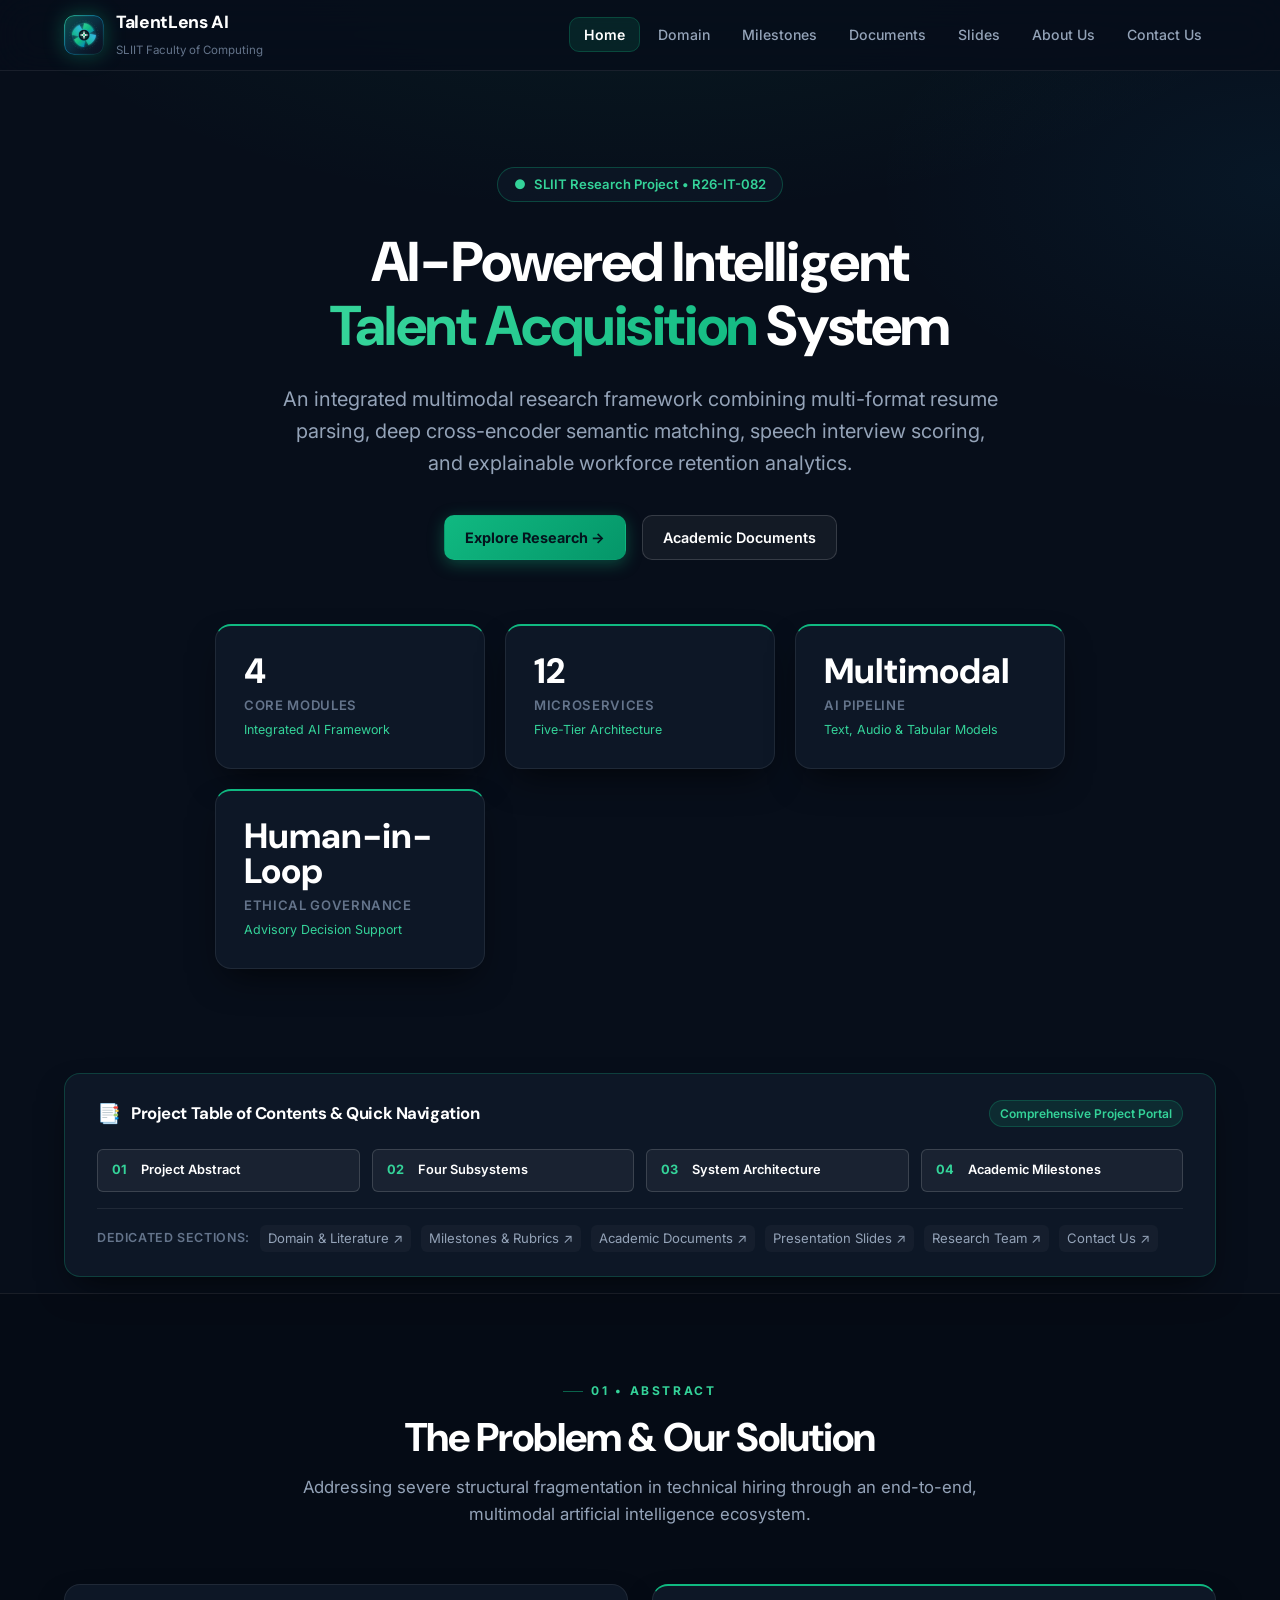
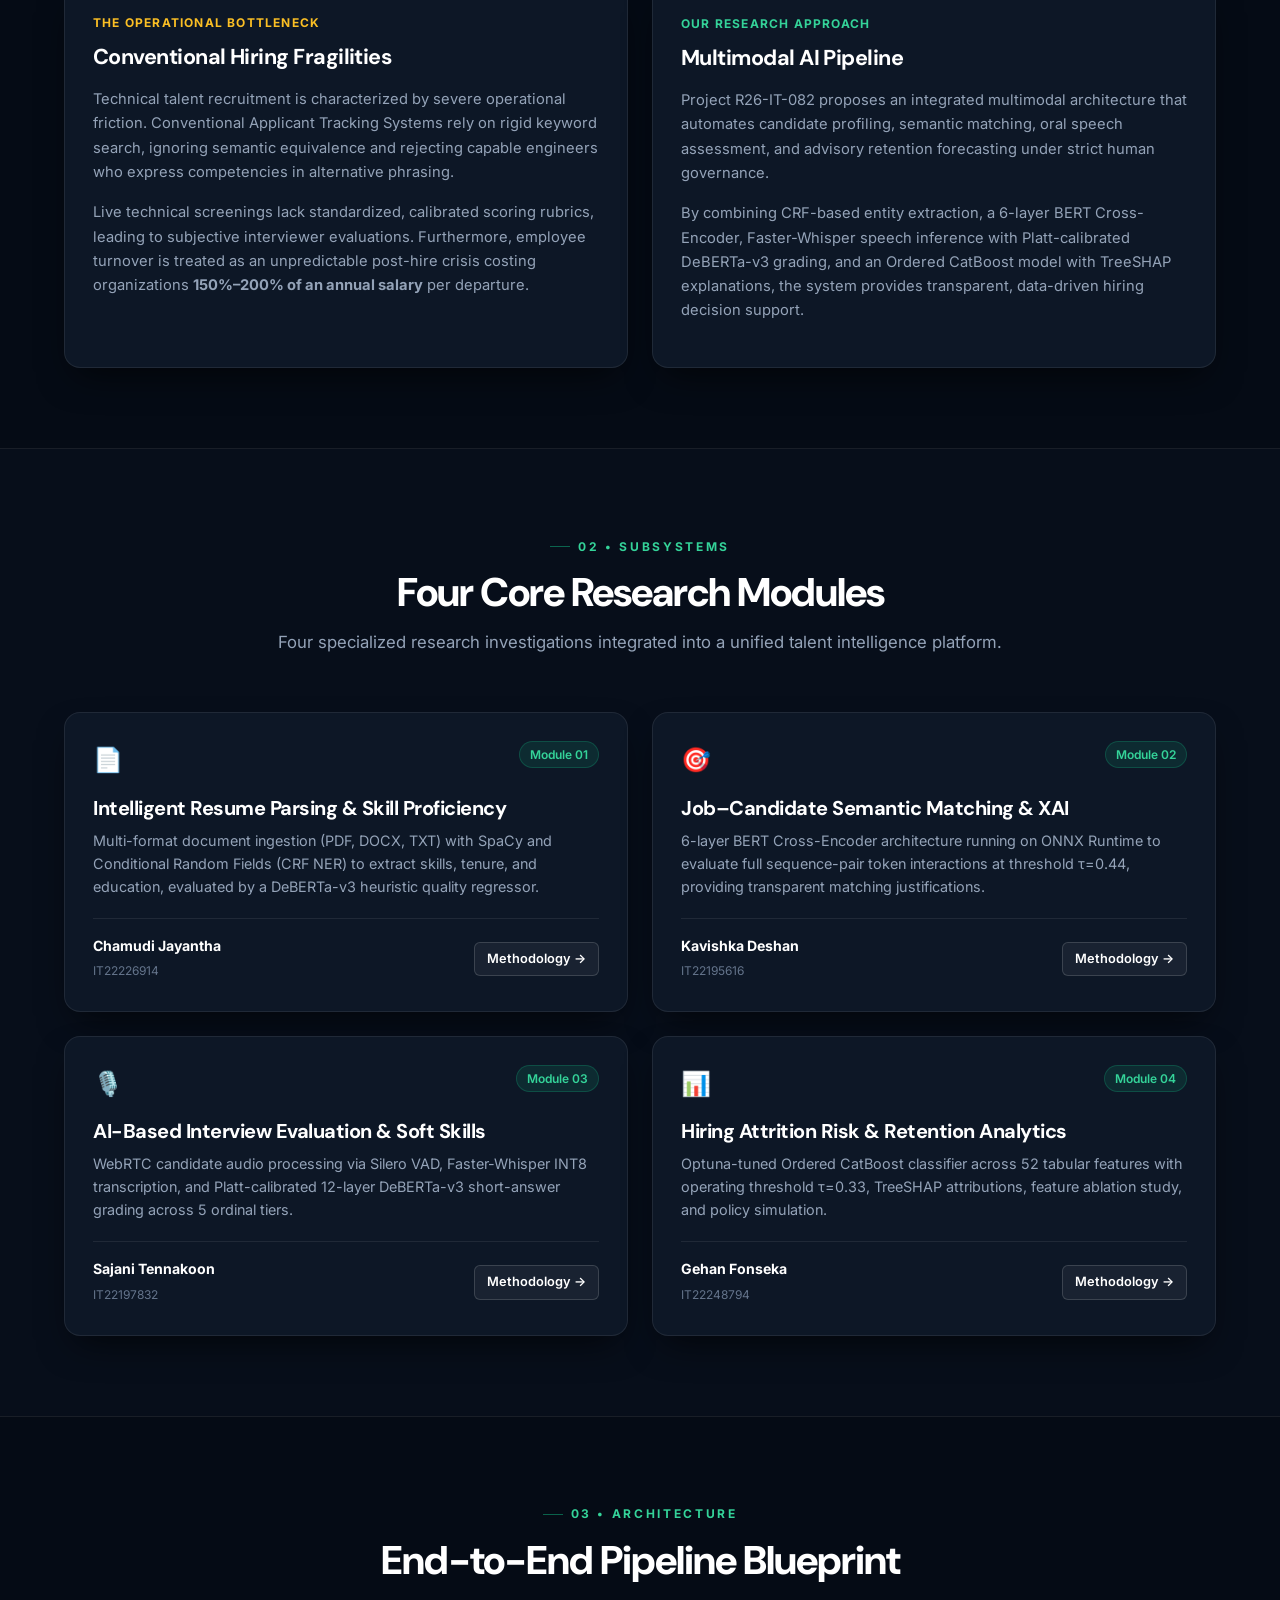
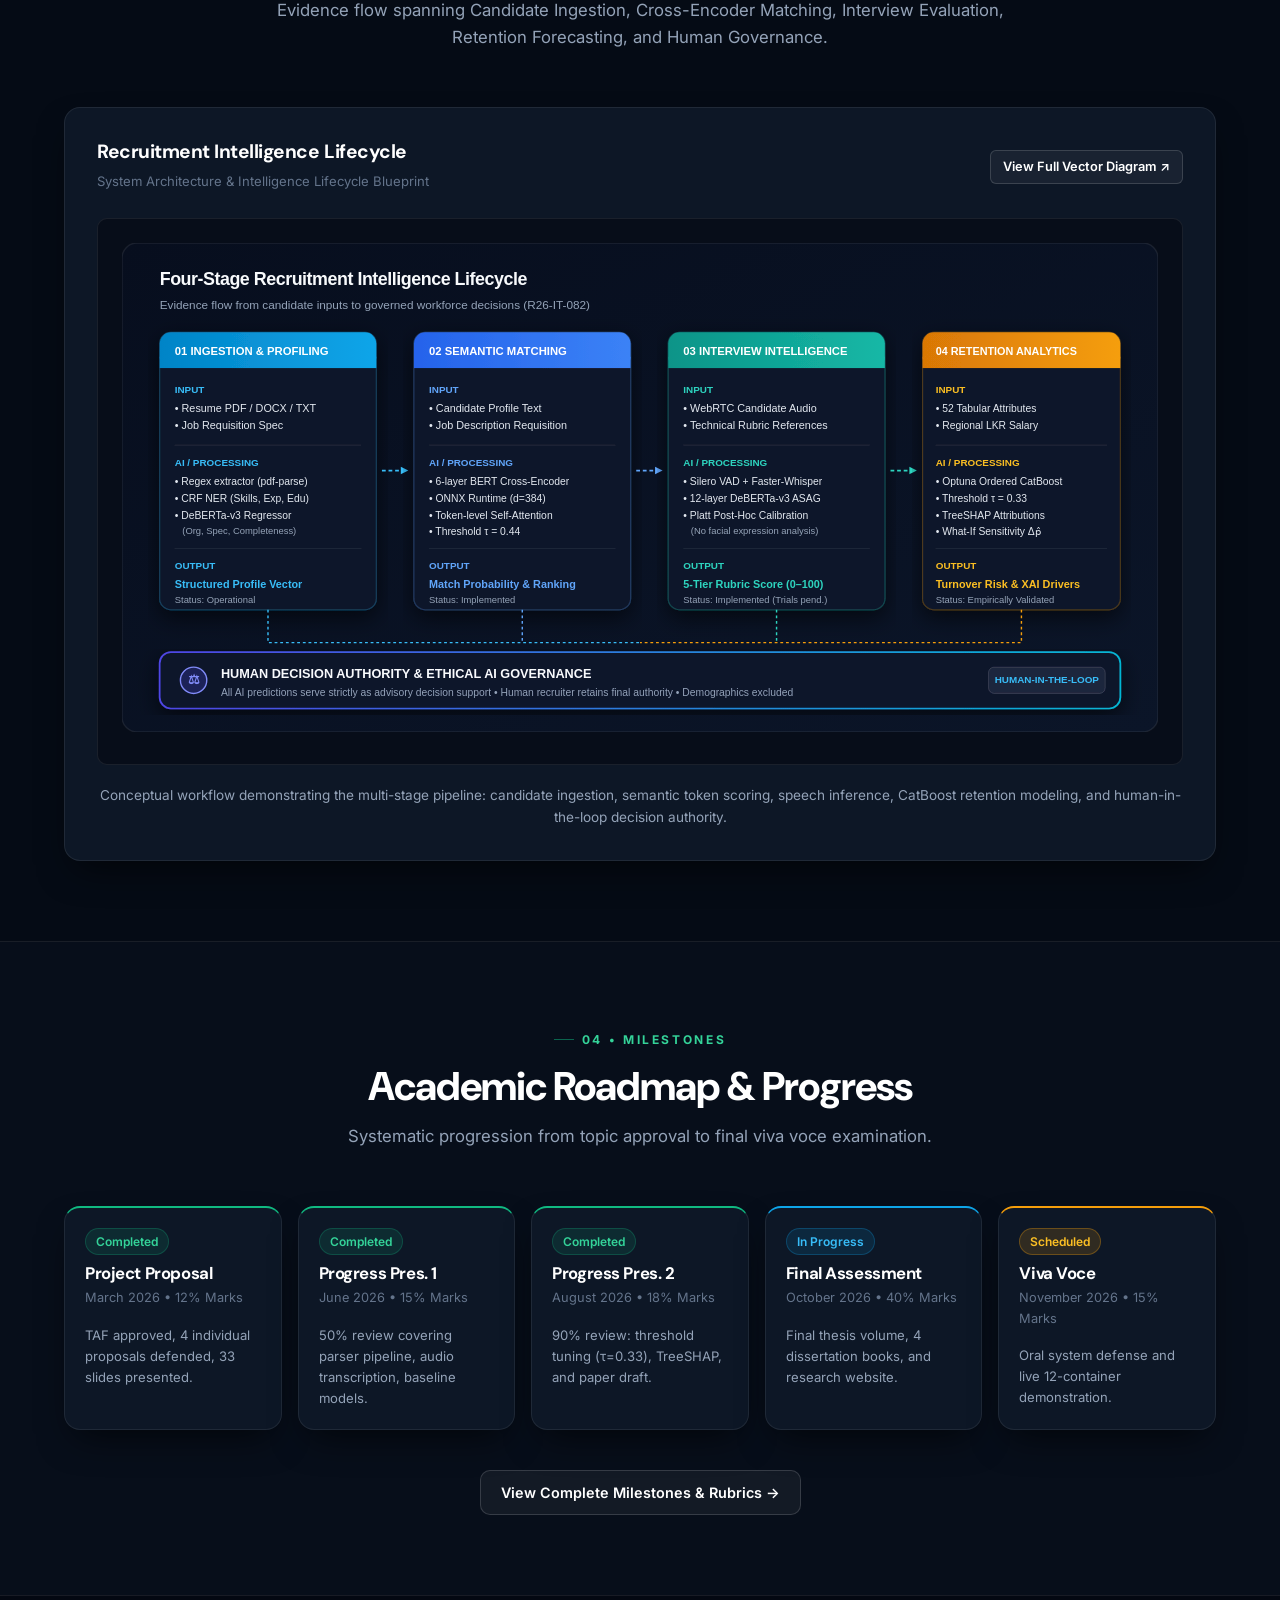
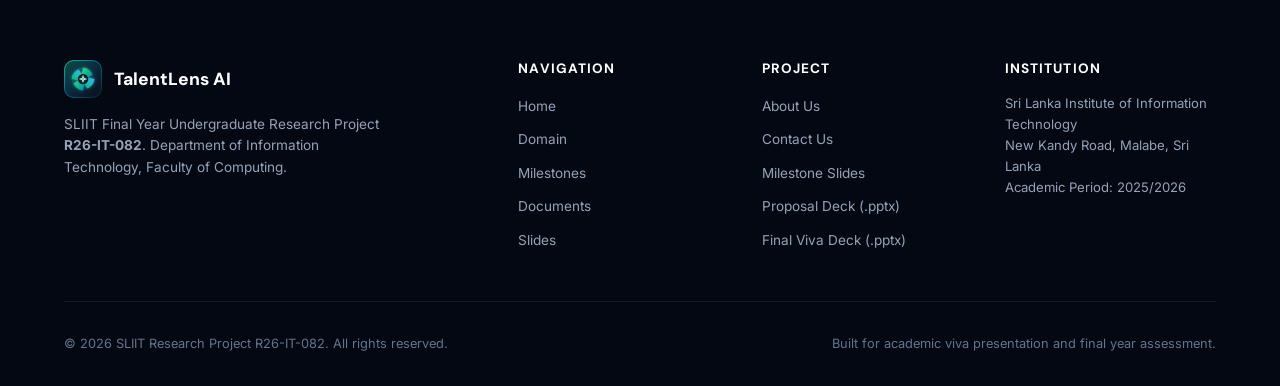
<file: index.html>
<!DOCTYPE html>
<html lang="en">
<head>
  <meta charset="UTF-8">
  <meta name="viewport" content="width=device-width, initial-scale=1.0">
  <title>AI-Powered Intelligent Talent Acquisition System | SLIIT Research Project R26-IT-082</title>
  <meta name="description" content="Official academic research showcase for SLIIT Final Year Project R26-IT-082: An Integrated Multimodal AI Framework for Technical Recruitment and Workforce Retention Analytics.">
  <meta name="author" content="SLIIT Research Group R26-IT-082">
  <link rel="stylesheet" href="assets/css/styles.css">
  <link rel="icon" type="image/svg+xml" href="assets/images/talentlens-logo.svg">
</head>
<body>

  <!-- Top Sticky Navigation Bar -->
  <header class="site-header" id="main-header">
    <div class="container nav-container">
      <a href="index.html" class="brand-link" id="brand-logo-action" aria-label="Return to Research Home Page">
        <img src="assets/images/talentlens-logo.svg" alt="TalentLens AI Logo" class="brand-logo-img">
        <div class="brand-info">
          <span class="brand-title">TalentLens AI</span>
          <span class="brand-sub">SLIIT Faculty of Computing</span>
        </div>
      </a>

      <button class="mobile-toggle" id="mobile-menu-btn" aria-label="Toggle navigation menu" aria-expanded="false">
        ☰
      </button>

      <nav aria-label="Primary site navigation">
        <ul class="nav-menu" id="primary-nav-menu">
          <li><a href="index.html" class="nav-link active" id="nav-home">Home</a></li>
          <li><a href="domain.html" class="nav-link" id="nav-domain">Domain</a></li>
          <li><a href="milestones.html" class="nav-link" id="nav-milestones">Milestones</a></li>
          <li><a href="documents.html" class="nav-link" id="nav-documents">Documents</a></li>
          <li><a href="presentations.html" class="nav-link" id="nav-presentations">Slides</a></li>
          <li><a href="about.html" class="nav-link" id="nav-about">About Us</a></li>
          <li><a href="contact.html" class="nav-link" id="nav-contact">Contact Us</a></li>
        </ul>
      </nav>
    </div>
  </header>

  <main id="main-content">
    <!-- HERO SECTION -->
    <section class="home-hero" id="hero-overview">
      <div class="container">
        <div class="hero-content">
          <div class="hero-pill">
            <span>●</span> SLIIT Research Project • R26-IT-082
          </div>

          <h1 class="hero-title">
            AI-Powered Intelligent <br>
            <span class="text-gradient-emerald">Talent Acquisition</span> System
          </h1>

          <p class="hero-subtitle">
            An integrated multimodal research framework combining multi-format resume parsing, deep cross-encoder semantic matching, speech interview scoring, and explainable workforce retention analytics.
          </p>

          <div class="hero-btn-group">
            <a href="domain.html" class="btn btn-primary" id="hero-btn-domain">
              Explore Research →
            </a>
            <a href="documents.html" class="btn btn-secondary" id="hero-btn-docs">
              Academic Documents
            </a>
          </div>

          <!-- 4 KEY ARCHITECTURAL HIGHLIGHTS -->
          <div class="stats-grid" id="hero-stats">
            <div class="glass-card stat-card">
              <div class="stat-num">4</div>
              <div class="stat-lbl">Core Modules</div>
              <div class="stat-desc">Integrated AI Framework</div>
            </div>

            <div class="glass-card stat-card">
              <div class="stat-num">12</div>
              <div class="stat-lbl">Microservices</div>
              <div class="stat-desc">Five-Tier Architecture</div>
            </div>

            <div class="glass-card stat-card">
              <div class="stat-num">Multimodal</div>
              <div class="stat-lbl">AI Pipeline</div>
              <div class="stat-desc">Text, Audio &amp; Tabular Models</div>
            </div>

            <div class="glass-card stat-card">
              <div class="stat-num">Human-in-Loop</div>
              <div class="stat-lbl">Ethical Governance</div>
              <div class="stat-desc">Advisory Decision Support</div>
            </div>
          </div>
        </div>
      </div>
    </section>

    <!-- TABLE OF CONTENTS & QUICK NAVIGATIONAL AID -->
    <section class="section" id="table-of-contents" style="padding: 2.5rem 0 1rem 0;">
      <div class="container">
        <div class="glass-card" style="padding: 1.5rem 2rem; border-color: rgba(16, 185, 129, 0.25);">
          <div style="display: flex; justify-content: space-between; align-items: center; flex-wrap: wrap; gap: 1rem; margin-bottom: 1.25rem;">
            <div style="display: flex; align-items: center; gap: 10px;">
              <span style="font-size: 1.2rem;">📑</span>
              <h2 style="font-size: 1.05rem; font-weight: 700; color: var(--text-white); margin: 0;">
                Project Table of Contents &amp; Quick Navigation
              </h2>
            </div>
            <span class="badge badge-emerald">Comprehensive Project Portal</span>
          </div>

          <div style="display: grid; grid-template-columns: repeat(auto-fit, minmax(200px, 1fr)); gap: 12px;">
            <a href="#abstract" class="btn btn-secondary btn-sm" style="justify-content: flex-start; padding: 10px 14px;">
              <span style="color: var(--primary-glow); font-weight: 700; margin-right: 6px;">01</span>
              <span>Project Abstract</span>
            </a>
            <a href="#modules" class="btn btn-secondary btn-sm" style="justify-content: flex-start; padding: 10px 14px;">
              <span style="color: var(--primary-glow); font-weight: 700; margin-right: 6px;">02</span>
              <span>Four Subsystems</span>
            </a>
            <a href="#architecture" class="btn btn-secondary btn-sm" style="justify-content: flex-start; padding: 10px 14px;">
              <span style="color: var(--primary-glow); font-weight: 700; margin-right: 6px;">03</span>
              <span>System Architecture</span>
            </a>
            <a href="#timeline" class="btn btn-secondary btn-sm" style="justify-content: flex-start; padding: 10px 14px;">
              <span style="color: var(--primary-glow); font-weight: 700; margin-right: 6px;">04</span>
              <span>Academic Milestones</span>
            </a>
          </div>

          <div style="display: flex; flex-wrap: wrap; gap: 10px; border-top: 1px solid var(--border-subtle); padding-top: 1rem; margin-top: 1rem; align-items: center;">
            <span style="font-size: 0.78rem; font-weight: 600; color: var(--text-dim); text-transform: uppercase; letter-spacing: 0.05em;">Dedicated Sections:</span>
            <a href="domain.html" style="font-size: 0.82rem; color: var(--text-muted); text-decoration: none; padding: 3px 8px; border-radius: var(--radius-sm); background: rgba(255,255,255,0.03);">Domain &amp; Literature ↗</a>
            <a href="milestones.html" style="font-size: 0.82rem; color: var(--text-muted); text-decoration: none; padding: 3px 8px; border-radius: var(--radius-sm); background: rgba(255,255,255,0.03);">Milestones &amp; Rubrics ↗</a>
            <a href="documents.html" style="font-size: 0.82rem; color: var(--text-muted); text-decoration: none; padding: 3px 8px; border-radius: var(--radius-sm); background: rgba(255,255,255,0.03);">Academic Documents ↗</a>
            <a href="presentations.html" style="font-size: 0.82rem; color: var(--text-muted); text-decoration: none; padding: 3px 8px; border-radius: var(--radius-sm); background: rgba(255,255,255,0.03);">Presentation Slides ↗</a>
            <a href="about.html" style="font-size: 0.82rem; color: var(--text-muted); text-decoration: none; padding: 3px 8px; border-radius: var(--radius-sm); background: rgba(255,255,255,0.03);">Research Team ↗</a>
            <a href="contact.html" style="font-size: 0.82rem; color: var(--text-muted); text-decoration: none; padding: 3px 8px; border-radius: var(--radius-sm); background: rgba(255,255,255,0.03);">Contact Us ↗</a>
          </div>
        </div>
      </div>
    </section>

    <!-- SECTION 1: ABSTRACT -->
    <section class="section section-alt" id="abstract">
      <div class="container">
        <div class="section-header">
          <div class="section-eyebrow">01 • Abstract</div>
          <h2 class="section-title">The Problem &amp; Our Solution</h2>
          <p class="section-desc">
            Addressing severe structural fragmentation in technical hiring through an end-to-end, multimodal artificial intelligence ecosystem.
          </p>
        </div>

        <div class="grid-2">
          <div class="glass-card">
            <div style="font-size: 0.75rem; font-weight: 700; color: #fbbf24; text-transform: uppercase; letter-spacing: 0.1em; margin-bottom: 0.75rem;">
              The Operational Bottleneck
            </div>
            <h3 style="font-size: 1.35rem; color: var(--text-white); margin-bottom: 1rem;">Conventional Hiring Fragilities</h3>
            <p style="font-size: 0.92rem; color: var(--text-muted); line-height: 1.65; margin-bottom: 1rem;">
              Technical talent recruitment is characterized by severe operational friction. Conventional Applicant Tracking Systems rely on rigid keyword search, ignoring semantic equivalence and rejecting capable engineers who express competencies in alternative phrasing.
            </p>
            <p style="font-size: 0.92rem; color: var(--text-muted); line-height: 1.65; margin-bottom: 1rem;">
              Live technical screenings lack standardized, calibrated scoring rubrics, leading to subjective interviewer evaluations. Furthermore, employee turnover is treated as an unpredictable post-hire crisis costing organizations <strong>150%–200% of an annual salary</strong> per departure.
            </p>
          </div>

          <div class="glass-card" style="border-top: 2px solid var(--primary);">
            <div style="font-size: 0.75rem; font-weight: 700; color: var(--primary-glow); text-transform: uppercase; letter-spacing: 0.1em; margin-bottom: 0.75rem;">
              Our Research Approach
            </div>
            <h3 style="font-size: 1.35rem; color: var(--text-white); margin-bottom: 1rem;">Multimodal AI Pipeline</h3>
            <p style="font-size: 0.92rem; color: var(--text-muted); line-height: 1.65; margin-bottom: 1rem;">
              Project R26-IT-082 proposes an integrated multimodal architecture that automates candidate profiling, semantic matching, oral speech assessment, and advisory retention forecasting under strict human governance.
            </p>
            <p style="font-size: 0.92rem; color: var(--text-muted); line-height: 1.65; margin-bottom: 1rem;">
              By combining CRF-based entity extraction, a 6-layer BERT Cross-Encoder, Faster-Whisper speech inference with Platt-calibrated DeBERTa-v3 grading, and an Ordered CatBoost model with TreeSHAP explanations, the system provides transparent, data-driven hiring decision support.
            </p>
          </div>
        </div>
      </div>
    </section>

    <!-- SECTION 2: FOUR RESEARCH MODULES -->
    <section class="section" id="modules">
      <div class="container">
        <div class="section-header">
          <div class="section-eyebrow">02 • Subsystems</div>
          <h2 class="section-title">Four Core Research Modules</h2>
          <p class="section-desc">
            Four specialized research investigations integrated into a unified talent intelligence platform.
          </p>
        </div>

        <div class="grid-2">
          <!-- Module 1 -->
          <div class="glass-card">
            <div style="display: flex; justify-content: space-between; align-items: flex-start; margin-bottom: 1rem;">
              <span style="font-size: 1.5rem;">📄</span>
              <span class="badge badge-emerald">Module 01</span>
            </div>
            <h3 style="font-size: 1.25rem; color: var(--text-white); margin-bottom: 0.5rem;">Intelligent Resume Parsing &amp; Skill Proficiency</h3>
            <p style="font-size: 0.9rem; color: var(--text-muted); line-height: 1.6; margin-bottom: 1.25rem;">
              Multi-format document ingestion (PDF, DOCX, TXT) with SpaCy and Conditional Random Fields (CRF NER) to extract skills, tenure, and education, evaluated by a DeBERTa-v3 heuristic quality regressor.
            </p>
            <div style="display: flex; justify-content: space-between; align-items: center; border-top: 1px solid var(--border-subtle); padding-top: 1rem; margin-top: auto;">
              <div>
                <strong style="color: var(--text-white); font-size: 0.88rem; display: block;">Chamudi Jayantha</strong>
                <span style="font-size: 0.75rem; color: var(--text-dim);">IT22226914</span>
              </div>
              <a href="domain.html#section-methodology" class="btn btn-secondary btn-sm">Methodology →</a>
            </div>
          </div>

          <!-- Module 2 -->
          <div class="glass-card">
            <div style="display: flex; justify-content: space-between; align-items: flex-start; margin-bottom: 1rem;">
              <span style="font-size: 1.5rem;">🎯</span>
              <span class="badge badge-emerald">Module 02</span>
            </div>
            <h3 style="font-size: 1.25rem; color: var(--text-white); margin-bottom: 0.5rem;">Job–Candidate Semantic Matching &amp; XAI</h3>
            <p style="font-size: 0.9rem; color: var(--text-muted); line-height: 1.6; margin-bottom: 1.25rem;">
              6-layer BERT Cross-Encoder architecture running on ONNX Runtime to evaluate full sequence-pair token interactions at threshold τ=0.44, providing transparent matching justifications.
            </p>
            <div style="display: flex; justify-content: space-between; align-items: center; border-top: 1px solid var(--border-subtle); padding-top: 1rem; margin-top: auto;">
              <div>
                <strong style="color: var(--text-white); font-size: 0.88rem; display: block;">Kavishka Deshan</strong>
                <span style="font-size: 0.75rem; color: var(--text-dim);">IT22195616</span>
              </div>
              <a href="domain.html#section-methodology" class="btn btn-secondary btn-sm">Methodology →</a>
            </div>
          </div>

          <!-- Module 3 -->
          <div class="glass-card">
            <div style="display: flex; justify-content: space-between; align-items: flex-start; margin-bottom: 1rem;">
              <span style="font-size: 1.5rem;">🎙️</span>
              <span class="badge badge-emerald">Module 03</span>
            </div>
            <h3 style="font-size: 1.25rem; color: var(--text-white); margin-bottom: 0.5rem;">AI-Based Interview Evaluation &amp; Soft Skills</h3>
            <p style="font-size: 0.9rem; color: var(--text-muted); line-height: 1.6; margin-bottom: 1.25rem;">
              WebRTC candidate audio processing via Silero VAD, Faster-Whisper INT8 transcription, and Platt-calibrated 12-layer DeBERTa-v3 short-answer grading across 5 ordinal tiers.
            </p>
            <div style="display: flex; justify-content: space-between; align-items: center; border-top: 1px solid var(--border-subtle); padding-top: 1rem; margin-top: auto;">
              <div>
                <strong style="color: var(--text-white); font-size: 0.88rem; display: block;">Sajani Tennakoon</strong>
                <span style="font-size: 0.75rem; color: var(--text-dim);">IT22197832</span>
              </div>
              <a href="domain.html#section-methodology" class="btn btn-secondary btn-sm">Methodology →</a>
            </div>
          </div>

          <!-- Module 4 -->
          <div class="glass-card">
            <div style="display: flex; justify-content: space-between; align-items: flex-start; margin-bottom: 1rem;">
              <span style="font-size: 1.5rem;">📊</span>
              <span class="badge badge-emerald">Module 04</span>
            </div>
            <h3 style="font-size: 1.25rem; color: var(--text-white); margin-bottom: 0.5rem;">Hiring Attrition Risk &amp; Retention Analytics</h3>
            <p style="font-size: 0.9rem; color: var(--text-muted); line-height: 1.6; margin-bottom: 1.25rem;">
              Optuna-tuned Ordered CatBoost classifier across 52 tabular features with operating threshold τ=0.33, TreeSHAP attributions, feature ablation study, and policy simulation.
            </p>
            <div style="display: flex; justify-content: space-between; align-items: center; border-top: 1px solid var(--border-subtle); padding-top: 1rem; margin-top: auto;">
              <div>
                <strong style="color: var(--text-white); font-size: 0.88rem; display: block;">Gehan Fonseka</strong>
                <span style="font-size: 0.75rem; color: var(--text-dim);">IT22248794</span>
              </div>
              <a href="domain.html#section-methodology" class="btn btn-secondary btn-sm">Methodology →</a>
            </div>
          </div>
        </div>
      </div>
    </section>

    <!-- SECTION 3: SYSTEM ARCHITECTURE -->
    <section class="section section-alt" id="architecture">
      <div class="container">
        <div class="section-header">
          <div class="section-eyebrow">03 • Architecture</div>
          <h2 class="section-title">End-to-End Pipeline Blueprint</h2>
          <p class="section-desc">
            Evidence flow spanning Candidate Ingestion, Cross-Encoder Matching, Interview Evaluation, Retention Forecasting, and Human Governance.
          </p>
        </div>

        <div class="glass-card" style="padding: 2rem;">
          <div style="display: flex; justify-content: space-between; align-items: center; margin-bottom: 1.5rem; flex-wrap: wrap; gap: 12px;">
            <div>
              <h3 style="color: var(--text-white); font-size: 1.2rem; margin-bottom: 4px;">Recruitment Intelligence Lifecycle</h3>
              <span style="font-size: 0.82rem; color: var(--text-dim);">System Architecture &amp; Intelligence Lifecycle Blueprint</span>
            </div>
            <a href="assets/images/diagrams/recruitment-lifecycle.svg" target="_blank" class="btn btn-secondary btn-sm">
              View Full Vector Diagram ↗
            </a>
          </div>

          <div style="background: rgba(4, 8, 18, 0.6); border-radius: var(--radius-md); padding: 1.5rem; text-align: center; border: 1px solid var(--border-subtle);">
            <img src="assets/images/diagrams/recruitment-lifecycle.svg" alt="Recruitment Intelligence Lifecycle Architecture" style="max-width: 100%; height: auto; border-radius: var(--radius-sm);">
          </div>

          <p style="font-size: 0.85rem; color: var(--text-muted); margin-top: 1.25rem; text-align: center; line-height: 1.6;">
            Conceptual workflow demonstrating the multi-stage pipeline: candidate ingestion, semantic token scoring, speech inference, CatBoost retention modeling, and human-in-the-loop decision authority.
          </p>
        </div>
      </div>
    </section>

    <!-- SECTION 4: MILESTONES PREVIEW -->
    <section class="section" id="timeline">
      <div class="container">
        <div class="section-header">
          <div class="section-eyebrow">04 • Milestones</div>
          <h2 class="section-title">Academic Roadmap &amp; Progress</h2>
          <p class="section-desc">
            Systematic progression from topic approval to final viva voce examination.
          </p>
        </div>

        <div style="display: grid; grid-template-columns: repeat(auto-fit, minmax(200px, 1fr)); gap: 16px; margin-bottom: 2.5rem;">
          <div class="glass-card stat-card" style="padding: 1.25rem;">
            <span class="badge badge-emerald" style="margin-bottom: 8px;">Completed</span>
            <h4 style="color: var(--text-white); font-size: 1.05rem; margin-bottom: 4px;">Project Proposal</h4>
            <p style="font-size: 0.8rem; color: var(--text-dim);">March 2026 • 12% Marks</p>
            <p style="font-size: 0.82rem; color: var(--text-muted); margin-top: 8px;">TAF approved, 4 individual proposals defended, 33 slides presented.</p>
          </div>

          <div class="glass-card stat-card" style="padding: 1.25rem;">
            <span class="badge badge-emerald" style="margin-bottom: 8px;">Completed</span>
            <h4 style="color: var(--text-white); font-size: 1.05rem; margin-bottom: 4px;">Progress Pres. 1</h4>
            <p style="font-size: 0.8rem; color: var(--text-dim);">June 2026 • 15% Marks</p>
            <p style="font-size: 0.82rem; color: var(--text-muted); margin-top: 8px;">50% review covering parser pipeline, audio transcription, baseline models.</p>
          </div>

          <div class="glass-card stat-card" style="padding: 1.25rem;">
            <span class="badge badge-emerald" style="margin-bottom: 8px;">Completed</span>
            <h4 style="color: var(--text-white); font-size: 1.05rem; margin-bottom: 4px;">Progress Pres. 2</h4>
            <p style="font-size: 0.8rem; color: var(--text-dim);">August 2026 • 18% Marks</p>
            <p style="font-size: 0.82rem; color: var(--text-muted); margin-top: 8px;">90% review: threshold tuning (τ=0.33), TreeSHAP, and paper draft.</p>
          </div>

          <div class="glass-card stat-card-cyan" style="padding: 1.25rem;">
            <span class="badge badge-cyan" style="margin-bottom: 8px;">In Progress</span>
            <h4 style="color: var(--text-white); font-size: 1.05rem; margin-bottom: 4px;">Final Assessment</h4>
            <p style="font-size: 0.8rem; color: var(--text-dim);">October 2026 • 40% Marks</p>
            <p style="font-size: 0.82rem; color: var(--text-muted); margin-top: 8px;">Final thesis volume, 4 dissertation books, and research website.</p>
          </div>

          <div class="glass-card" style="padding: 1.25rem; border-top: 2px solid var(--accent-amber);">
            <span class="badge badge-amber" style="margin-bottom: 8px;">Scheduled</span>
            <h4 style="color: var(--text-white); font-size: 1.05rem; margin-bottom: 4px;">Viva Voce</h4>
            <p style="font-size: 0.8rem; color: var(--text-dim);">November 2026 • 15% Marks</p>
            <p style="font-size: 0.82rem; color: var(--text-muted); margin-top: 8px;">Oral system defense and live 12-container demonstration.</p>
          </div>
        </div>

        <div style="text-align: center;">
          <a href="milestones.html" class="btn btn-secondary">
            View Complete Milestones &amp; Rubrics →
          </a>
        </div>
      </div>
    </section>
  </main>

  <!-- SITE FOOTER -->
  <footer class="site-footer">
    <div class="container">
      <div class="footer-grid">
        <div>
          <div style="display: flex; align-items: center; gap: 12px; margin-bottom: 1rem;">
            <img src="assets/images/talentlens-logo.svg" alt="TalentLens AI Logo" style="height: 38px; width: 38px; border-radius: 8px;">
            <span style="font-weight: 800; font-family: var(--font-display); color: var(--text-white); font-size: 1.1rem;">
              TalentLens AI
            </span>
          </div>
          <p style="font-size: 0.85rem; color: var(--text-muted); line-height: 1.6; max-width: 320px;">
            SLIIT Final Year Undergraduate Research Project <strong>R26-IT-082</strong>. Department of Information Technology, Faculty of Computing.
          </p>
        </div>

        <div>
          <h4 class="footer-heading">Navigation</h4>
          <ul class="footer-links">
            <li><a href="index.html">Home</a></li>
            <li><a href="domain.html">Domain</a></li>
            <li><a href="milestones.html">Milestones</a></li>
            <li><a href="documents.html">Documents</a></li>
            <li><a href="presentations.html">Slides</a></li>
          </ul>
        </div>

        <div>
          <h4 class="footer-heading">Project</h4>
          <ul class="footer-links">
            <li><a href="about.html">About Us</a></li>
            <li><a href="contact.html">Contact Us</a></li>
            <li><a href="presentations.html">Milestone Slides</a></li>
            <li><a href="assets/presentations/R26-IT-082-Proposal-Presentation.pptx" download>Proposal Deck (.pptx)</a></li>
            <li><a href="assets/presentations/R26-IT-082-Final-Presentation.pptx" download>Final Viva Deck (.pptx)</a></li>
          </ul>
        </div>

        <div>
          <h4 class="footer-heading">Institution</h4>
          <p style="font-size: 0.82rem; color: var(--text-muted); line-height: 1.6;">
            Sri Lanka Institute of Information Technology<br>
            New Kandy Road, Malabe, Sri Lanka<br>
            Academic Period: 2025/2026
          </p>
        </div>
      </div>

      <div class="footer-bottom">
        <span>© 2026 SLIIT Research Project R26-IT-082. All rights reserved.</span>
        <span>Built for academic viva presentation and final year assessment.</span>
      </div>
    </div>
  </footer>

  <script src="assets/js/data.js"></script>
  <script src="assets/js/main.js"></script>
</body>
</html>
</file>
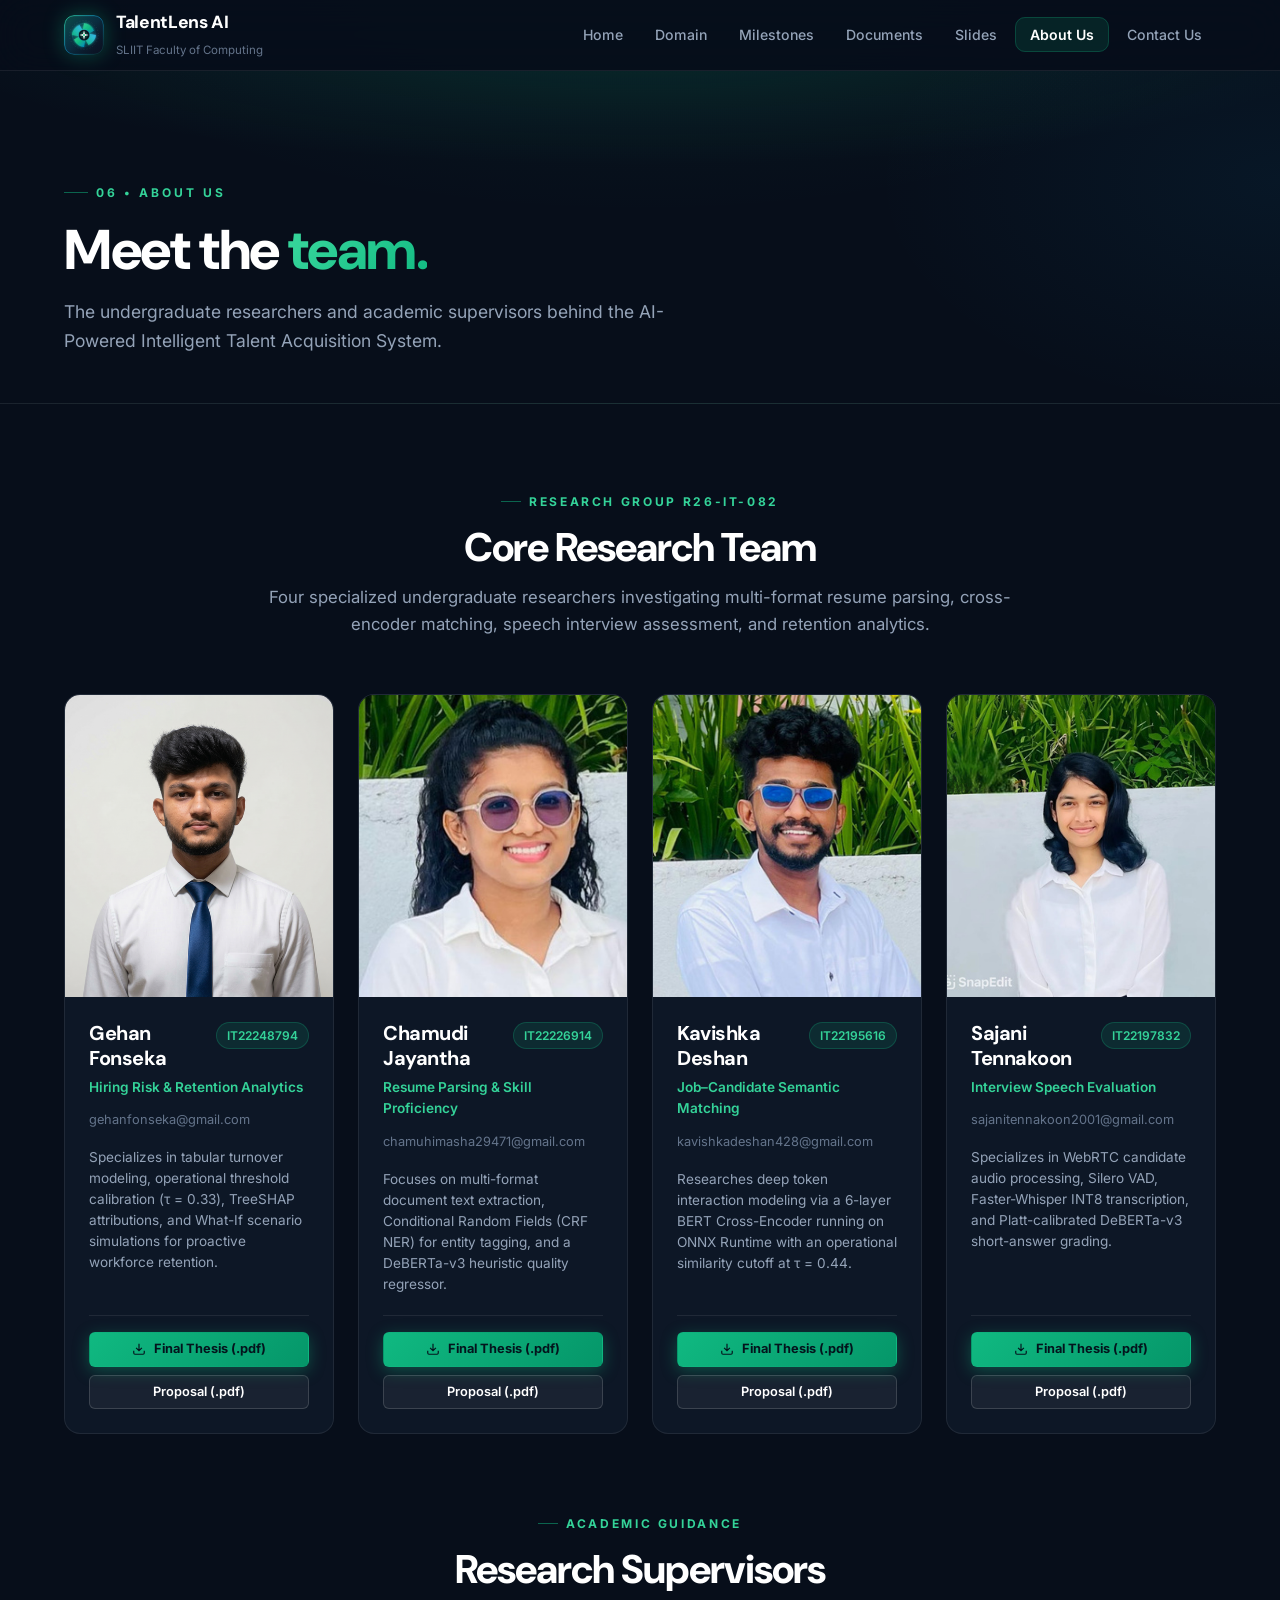
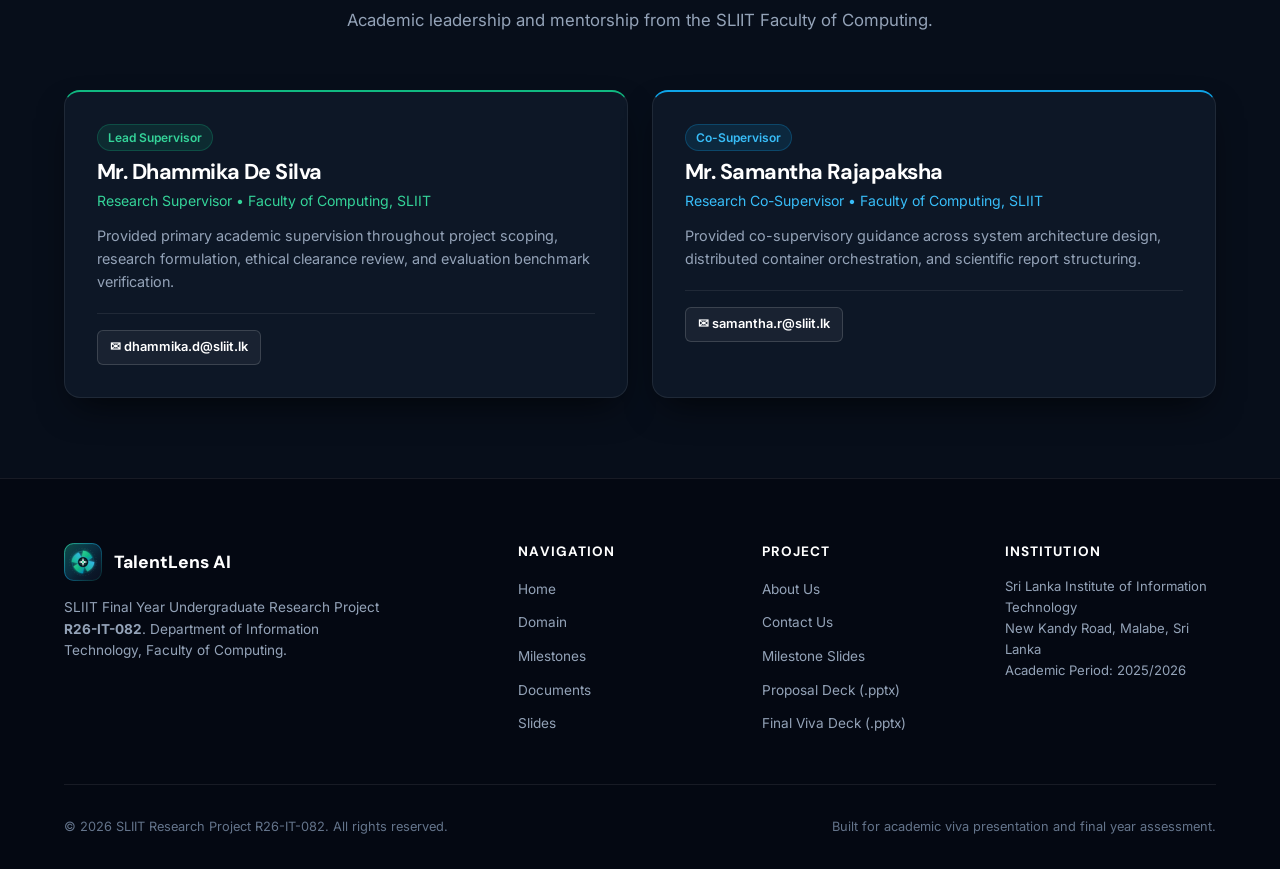
<file: about.html>
<!DOCTYPE html>
<html lang="en">
<head>
  <meta charset="UTF-8">
  <meta name="viewport" content="width=device-width, initial-scale=1.0">
  <title>About Us | Research Group R26-IT-082 | SLIIT Faculty of Computing</title>
  <meta name="description" content="Meet the research team and supervisors behind the AI-Powered Intelligent Talent Acquisition System at the Sri Lanka Institute of Information Technology (SLIIT).">
  <meta name="author" content="SLIIT Research Group R26-IT-082">
  <link rel="stylesheet" href="assets/css/styles.css">
  <link rel="icon" type="image/svg+xml" href="assets/images/talentlens-logo.svg">
</head>
<body>

  <!-- Top Sticky Navigation Bar -->
  <header class="site-header" id="main-header">
    <div class="container nav-container">
      <a href="index.html" class="brand-link" id="brand-logo-action" aria-label="Return to Research Home Page">
        <img src="assets/images/talentlens-logo.svg" alt="TalentLens AI Logo" class="brand-logo-img">
        <div class="brand-info">
          <span class="brand-title">TalentLens AI</span>
          <span class="brand-sub">SLIIT Faculty of Computing</span>
        </div>
      </a>

      <button class="mobile-toggle" id="mobile-menu-btn" aria-label="Toggle navigation menu" aria-expanded="false">
        ☰
      </button>

      <nav aria-label="Primary site navigation">
        <ul class="nav-menu" id="primary-nav-menu">
          <li><a href="index.html" class="nav-link" id="nav-home">Home</a></li>
          <li><a href="domain.html" class="nav-link" id="nav-domain">Domain</a></li>
          <li><a href="milestones.html" class="nav-link" id="nav-milestones">Milestones</a></li>
          <li><a href="documents.html" class="nav-link" id="nav-documents">Documents</a></li>
          <li><a href="presentations.html" class="nav-link" id="nav-presentations">Slides</a></li>
          <li><a href="about.html" class="nav-link active" id="nav-about">About Us</a></li>
          <li><a href="contact.html" class="nav-link" id="nav-contact">Contact Us</a></li>
        </ul>
      </nav>
    </div>
  </header>

  <main id="main-content">
    <!-- PAGE HEADER COMPONENT (Matches cse-stock-insight-six) -->
    <section class="page-header">
      <div class="container">
        <div class="page-header-eyebrow">06 • About Us</div>
        <h1 class="page-header-title">
          Meet the <span class="text-gradient-emerald">team.</span>
        </h1>
        <p class="page-header-desc">
          The undergraduate researchers and academic supervisors behind the AI-Powered Intelligent Talent Acquisition System.
        </p>
      </div>
    </section>

    <!-- RESEARCH MEMBERS PROFILES -->
    <section class="section" id="team-profiles">
      <div class="container">
        <div class="section-header">
          <div class="section-eyebrow">Research Group R26-IT-082</div>
          <h2 class="section-title">Core Research Team</h2>
          <p class="section-desc">
            Four specialized undergraduate researchers investigating multi-format resume parsing, cross-encoder matching, speech interview assessment, and retention analytics.
          </p>
        </div>

        <div class="profiles-grid">
          <!-- Member 1: Gehan Fonseka -->
          <article class="profile-card" id="member-gehan">
            <div class="profile-img-wrap">
              <img src="assets/images/team/gehan.png" alt="Gehan Fonseka - Hiring Risk &amp; Retention Analytics" class="profile-img">
            </div>
            <div class="profile-body">
              <div style="display: flex; justify-content: space-between; align-items: baseline; margin-bottom: 4px;">
                <h3 class="profile-name">Gehan Fonseka</h3>
                <span class="badge badge-emerald">IT22248794</span>
              </div>
              <div class="profile-role">Hiring Risk &amp; Retention Analytics</div>
              <div class="profile-meta">
                <a href="mailto:gehanfonseka@gmail.com" style="color: var(--text-dim); font-size: 0.8rem;">gehanfonseka@gmail.com</a>
              </div>
              <p class="profile-desc">
                Specializes in tabular turnover modeling, operational threshold calibration (τ = 0.33), TreeSHAP attributions, and What-If scenario simulations for proactive workforce retention.
              </p>
              <div style="border-top: 1px solid var(--border-subtle); padding-top: 1rem; margin-top: auto; display: flex; flex-direction: column; gap: 8px;">
                <a href="assets/documents/R26-IT-082_IT22248794_Fonseka_WGK_Final_Thesis.pdf" download class="btn btn-primary btn-sm" style="width: 100%; text-align: center;">
                  <svg width="14" height="14" viewBox="0 0 24 24" fill="none" stroke="currentColor" stroke-width="2"><path d="M21 15v4a2 2 0 0 1-2 2H5a2 2 0 0 1-2-2v-4M7 10l5 5 5-5M12 15V3"/></svg>
                  Final Thesis (.pdf)
                </a>
                <a href="assets/documents/R26-IT-082_IT22248794_Fonseka_WGK_Proposal.pdf" download class="btn btn-secondary btn-sm" style="width: 100%; text-align: center;">
                  Proposal (.pdf)
                </a>
              </div>
            </div>
          </article>

          <!-- Member 2: Chamudi Jayantha -->
          <article class="profile-card" id="member-chamudi">
            <div class="profile-img-wrap">
              <img src="assets/images/team/chamudi.jpeg" alt="Chamudi Jayantha - Resume Parsing &amp; Skill Proficiency" class="profile-img">
            </div>
            <div class="profile-body">
              <div style="display: flex; justify-content: space-between; align-items: baseline; margin-bottom: 4px;">
                <h3 class="profile-name">Chamudi Jayantha</h3>
                <span class="badge badge-emerald">IT22226914</span>
              </div>
              <div class="profile-role">Resume Parsing &amp; Skill Proficiency</div>
              <div class="profile-meta">
                <a href="mailto:chamuhimasha29471@gmail.com" style="color: var(--text-dim); font-size: 0.8rem;">chamuhimasha29471@gmail.com</a>
              </div>
              <p class="profile-desc">
                Focuses on multi-format document text extraction, Conditional Random Fields (CRF NER) for entity tagging, and a DeBERTa-v3 heuristic quality regressor.
              </p>
              <div style="border-top: 1px solid var(--border-subtle); padding-top: 1rem; margin-top: auto; display: flex; flex-direction: column; gap: 8px;">
                <a href="assets/documents/R26-IT-082_IT22226914_Jayantha_CH_Final_Thesis.pdf" download class="btn btn-primary btn-sm" style="width: 100%; text-align: center;">
                  <svg width="14" height="14" viewBox="0 0 24 24" fill="none" stroke="currentColor" stroke-width="2"><path d="M21 15v4a2 2 0 0 1-2 2H5a2 2 0 0 1-2-2v-4M7 10l5 5 5-5M12 15V3"/></svg>
                  Final Thesis (.pdf)
                </a>
                <a href="assets/documents/R26-IT-082_IT22226914_Jayantha_CH_Proposal.pdf" download class="btn btn-secondary btn-sm" style="width: 100%; text-align: center;">
                  Proposal (.pdf)
                </a>
              </div>
            </div>
          </article>

          <!-- Member 3: Kavishka Deshan -->
          <article class="profile-card" id="member-kavishka">
            <div class="profile-img-wrap">
              <img src="assets/images/team/kavishka.jpeg" alt="Kavishka Deshan - Job–Candidate Semantic Matching" class="profile-img">
            </div>
            <div class="profile-body">
              <div style="display: flex; justify-content: space-between; align-items: baseline; margin-bottom: 4px;">
                <h3 class="profile-name">Kavishka Deshan</h3>
                <span class="badge badge-emerald">IT22195616</span>
              </div>
              <div class="profile-role">Job–Candidate Semantic Matching</div>
              <div class="profile-meta">
                <a href="mailto:kavishkadeshan428@gmail.com" style="color: var(--text-dim); font-size: 0.8rem;">kavishkadeshan428@gmail.com</a>
              </div>
              <p class="profile-desc">
                Researches deep token interaction modeling via a 6-layer BERT Cross-Encoder running on ONNX Runtime with an operational similarity cutoff at τ = 0.44.
              </p>
              <div style="border-top: 1px solid var(--border-subtle); padding-top: 1rem; margin-top: auto; display: flex; flex-direction: column; gap: 8px;">
                <a href="assets/documents/R26-IT-082_IT22195616_Deshan_MAK_Final_Thesis.pdf" download class="btn btn-primary btn-sm" style="width: 100%; text-align: center;">
                  <svg width="14" height="14" viewBox="0 0 24 24" fill="none" stroke="currentColor" stroke-width="2"><path d="M21 15v4a2 2 0 0 1-2 2H5a2 2 0 0 1-2-2v-4M7 10l5 5 5-5M12 15V3"/></svg>
                  Final Thesis (.pdf)
                </a>
                <a href="assets/documents/R26-IT-82_IT22195616_Deshan_MAK_Proposal.pdf" download class="btn btn-secondary btn-sm" style="width: 100%; text-align: center;">
                  Proposal (.pdf)
                </a>
              </div>
            </div>
          </article>

          <!-- Member 4: Sajani Tennakoon -->
          <article class="profile-card" id="member-sajani">
            <div class="profile-img-wrap">
              <img src="assets/images/team/sajani.jpeg" alt="Sajani Tennakoon - Interview Speech Evaluation" class="profile-img">
            </div>
            <div class="profile-body">
              <div style="display: flex; justify-content: space-between; align-items: baseline; margin-bottom: 4px;">
                <h3 class="profile-name">Sajani Tennakoon</h3>
                <span class="badge badge-emerald">IT22197832</span>
              </div>
              <div class="profile-role">Interview Speech Evaluation</div>
              <div class="profile-meta">
                <a href="mailto:sajanitennakoon2001@gmail.com" style="color: var(--text-dim); font-size: 0.8rem;">sajanitennakoon2001@gmail.com</a>
              </div>
              <p class="profile-desc">
                Specializes in WebRTC candidate audio processing, Silero VAD, Faster-Whisper INT8 transcription, and Platt-calibrated DeBERTa-v3 short-answer grading.
              </p>
              <div style="border-top: 1px solid var(--border-subtle); padding-top: 1rem; margin-top: auto; display: flex; flex-direction: column; gap: 8px;">
                <a href="assets/documents/R26-IT-082_IT22197832_Tennakoon_TMSS_Final_Thesis.pdf" download class="btn btn-primary btn-sm" style="width: 100%; text-align: center;">
                  <svg width="14" height="14" viewBox="0 0 24 24" fill="none" stroke="currentColor" stroke-width="2"><path d="M21 15v4a2 2 0 0 1-2 2H5a2 2 0 0 1-2-2v-4M7 10l5 5 5-5M12 15V3"/></svg>
                  Final Thesis (.pdf)
                </a>
                <a href="assets/documents/R26-IT-82_IT22197832_Tennakoon_TMSS_Proposal.pdf" download class="btn btn-secondary btn-sm" style="width: 100%; text-align: center;">
                  Proposal (.pdf)
                </a>
              </div>
            </div>
          </article>
        </div>

        <!-- ACADEMIC SUPERVISORS SECTION -->
        <div style="margin-top: 4.5rem;">
          <div class="section-header">
            <div class="section-eyebrow">Academic Guidance</div>
            <h2 class="section-title">Research Supervisors</h2>
            <p class="section-desc">
              Academic leadership and mentorship from the SLIIT Faculty of Computing.
            </p>
          </div>

          <div class="grid-2">
            <!-- Supervisor 1 -->
            <div class="glass-card stat-card" style="padding: 2rem;">
              <span class="badge badge-emerald" style="margin-bottom: 8px;">Lead Supervisor</span>
              <h3 style="color: var(--text-white); font-size: 1.35rem; margin-bottom: 4px;">Mr. Dhammika De Silva</h3>
              <p style="font-size: 0.88rem; color: var(--primary-glow); margin-bottom: 12px;">Research Supervisor • Faculty of Computing, SLIIT</p>
              <p style="font-size: 0.9rem; color: var(--text-muted); line-height: 1.6; margin-bottom: 1.25rem;">
                Provided primary academic supervision throughout project scoping, research formulation, ethical clearance review, and evaluation benchmark verification.
              </p>
              <div style="border-top: 1px solid var(--border-subtle); padding-top: 1rem;">
                <a href="mailto:dhammika.d@sliit.lk" class="btn btn-secondary btn-sm">
                  ✉ dhammika.d@sliit.lk
                </a>
              </div>
            </div>

            <!-- Supervisor 2 -->
            <div class="glass-card stat-card-cyan" style="padding: 2rem;">
              <span class="badge badge-cyan" style="margin-bottom: 8px;">Co-Supervisor</span>
              <h3 style="color: var(--text-white); font-size: 1.35rem; margin-bottom: 4px;">Mr. Samantha Rajapaksha</h3>
              <p style="font-size: 0.88rem; color: #38bdf8; margin-bottom: 12px;">Research Co-Supervisor • Faculty of Computing, SLIIT</p>
              <p style="font-size: 0.9rem; color: var(--text-muted); line-height: 1.6; margin-bottom: 1.25rem;">
                Provided co-supervisory guidance across system architecture design, distributed container orchestration, and scientific report structuring.
              </p>
              <div style="border-top: 1px solid var(--border-subtle); padding-top: 1rem;">
                <a href="mailto:samantha.r@sliit.lk" class="btn btn-secondary btn-sm">
                  ✉ samantha.r@sliit.lk
                </a>
              </div>
            </div>
          </div>
        </div>

      </div>
    </section>
  </main>

  <!-- SITE FOOTER -->
  <footer class="site-footer">
    <div class="container">
      <div class="footer-grid">
        <div>
          <div style="display: flex; align-items: center; gap: 12px; margin-bottom: 1rem;">
            <img src="assets/images/talentlens-logo.svg" alt="TalentLens AI Logo" style="height: 38px; width: 38px; border-radius: 8px;">
            <span style="font-weight: 800; font-family: var(--font-display); color: var(--text-white); font-size: 1.1rem;">
              TalentLens AI
            </span>
          </div>
          <p style="font-size: 0.85rem; color: var(--text-muted); line-height: 1.6; max-width: 320px;">
            SLIIT Final Year Undergraduate Research Project <strong>R26-IT-082</strong>. Department of Information Technology, Faculty of Computing.
          </p>
        </div>

        <div>
          <h4 class="footer-heading">Navigation</h4>
          <ul class="footer-links">
            <li><a href="index.html">Home</a></li>
            <li><a href="domain.html">Domain</a></li>
            <li><a href="milestones.html">Milestones</a></li>
            <li><a href="documents.html">Documents</a></li>
            <li><a href="presentations.html">Slides</a></li>
          </ul>
        </div>

        <div>
          <h4 class="footer-heading">Project</h4>
          <ul class="footer-links">
            <li><a href="about.html">About Us</a></li>
            <li><a href="contact.html">Contact Us</a></li>
            <li><a href="presentations.html">Milestone Slides</a></li>
            <li><a href="assets/presentations/R26-IT-082-Proposal-Presentation.pptx" download>Proposal Deck (.pptx)</a></li>
            <li><a href="assets/presentations/R26-IT-082-Final-Presentation.pptx" download>Final Viva Deck (.pptx)</a></li>
          </ul>
        </div>

        <div>
          <h4 class="footer-heading">Institution</h4>
          <p style="font-size: 0.82rem; color: var(--text-muted); line-height: 1.6;">
            Sri Lanka Institute of Information Technology<br>
            New Kandy Road, Malabe, Sri Lanka<br>
            Academic Period: 2025/2026
          </p>
        </div>
      </div>

      <div class="footer-bottom">
        <span>© 2026 SLIIT Research Project R26-IT-082. All rights reserved.</span>
        <span>Built for academic viva presentation and final year assessment.</span>
      </div>
    </div>
  </footer>

  <script src="assets/js/data.js"></script>
  <script src="assets/js/main.js"></script>
</body>
</html>
</file>
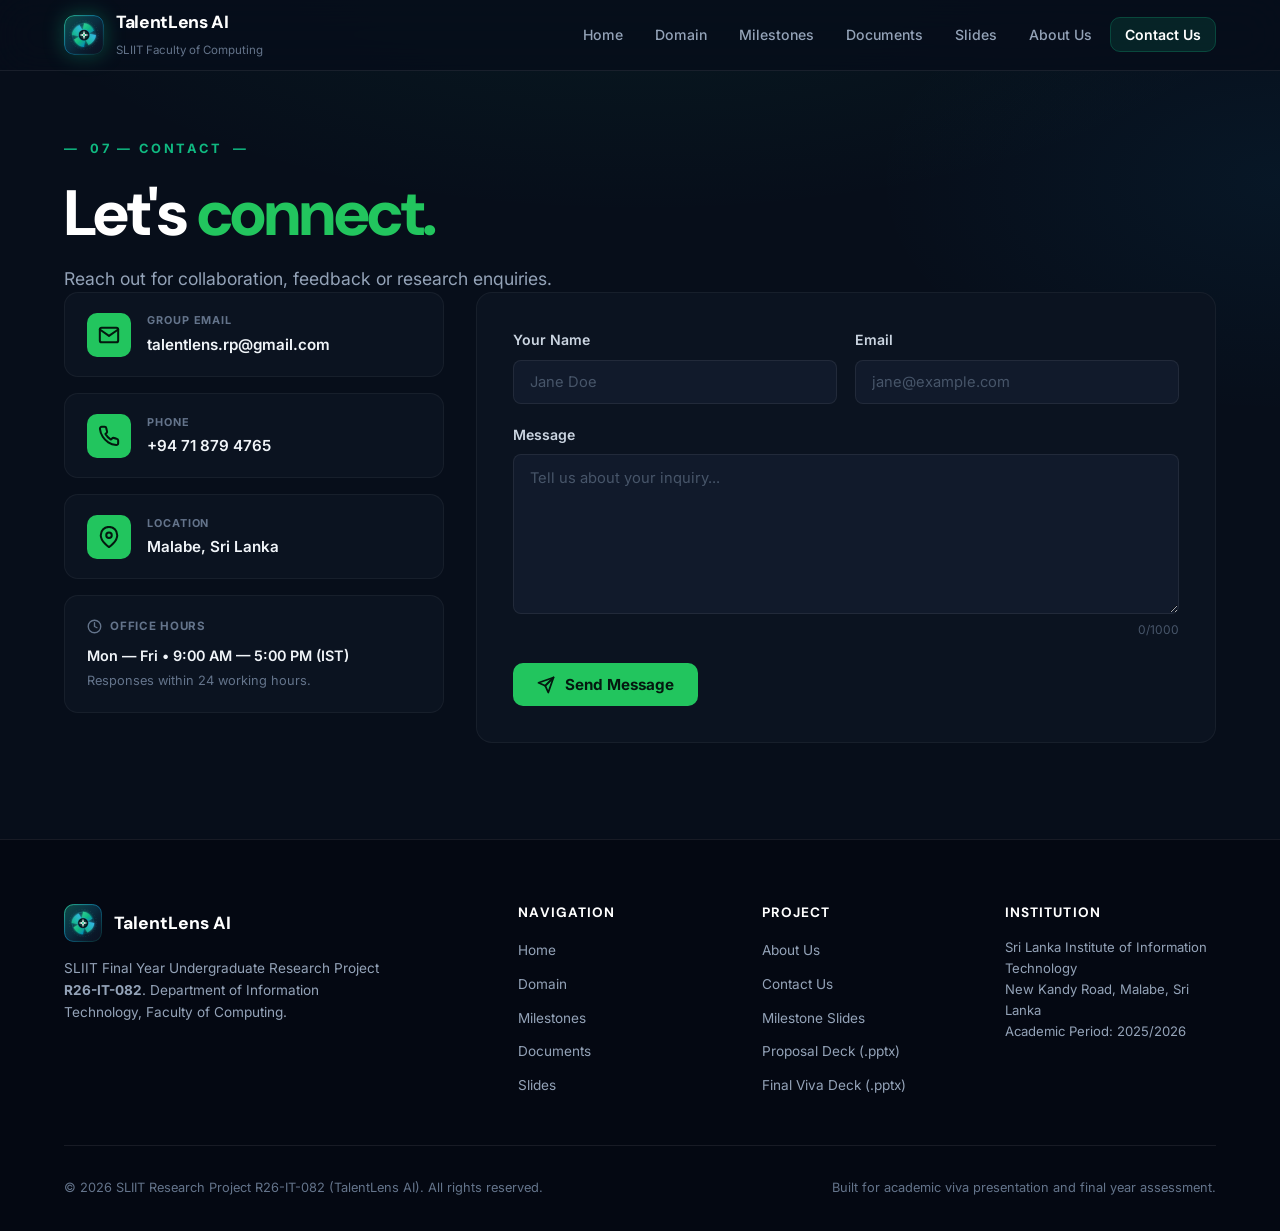
<file: contact.html>
<!DOCTYPE html>
<html lang="en">
<head>
  <meta charset="UTF-8">
  <meta name="viewport" content="width=device-width, initial-scale=1.0">
  <title>Contact Us | TalentLens AI | SLIIT Research Project R26-IT-082</title>
  <meta name="description" content="Reach out to the TalentLens AI research team and academic supervisors at SLIIT Faculty of Computing.">
  <meta name="author" content="SLIIT Research Group R26-IT-082">
  <link rel="stylesheet" href="assets/css/styles.css">
  <link rel="icon" type="image/svg+xml" href="assets/images/talentlens-logo.svg">
</head>
<body>

  <!-- Top Sticky Navigation Bar -->
  <header class="site-header" id="main-header">
    <div class="container nav-container">
      <a href="index.html" class="brand-link" id="brand-logo-action" aria-label="Return to Research Home Page">
        <img src="assets/images/talentlens-logo.svg" alt="TalentLens AI Logo" class="brand-logo-img">
        <div class="brand-info">
          <span class="brand-title">TalentLens AI</span>
          <span class="brand-sub">SLIIT Faculty of Computing</span>
        </div>
      </a>

      <button class="mobile-toggle" id="mobile-menu-btn" aria-label="Toggle navigation menu" aria-expanded="false">
        ☰
      </button>

      <nav aria-label="Primary site navigation">
        <ul class="nav-menu" id="primary-nav-menu">
          <li><a href="index.html" class="nav-link" id="nav-home">Home</a></li>
          <li><a href="domain.html" class="nav-link" id="nav-domain">Domain</a></li>
          <li><a href="milestones.html" class="nav-link" id="nav-milestones">Milestones</a></li>
          <li><a href="documents.html" class="nav-link" id="nav-documents">Documents</a></li>
          <li><a href="presentations.html" class="nav-link" id="nav-presentations">Slides</a></li>
          <li><a href="about.html" class="nav-link" id="nav-about">About Us</a></li>
          <li><a href="contact.html" class="nav-link active" id="nav-contact">Contact Us</a></li>
        </ul>
      </nav>
    </div>
  </header>

  <main id="main-content">
    <!-- EXACT REFERENCE CONTACT SECTION -->
    <section class="contact-section-wrap" id="contact-wrapper">
      <div class="container">
        
        <!-- Header Text -->
        <div>
          <div class="contact-eyebrow">07 — CONTACT</div>
          <h1 class="contact-main-heading">
            Let's <span class="highlight">connect.</span>
          </h1>
          <p class="contact-sub-heading">
            Reach out for collaboration, feedback or research enquiries.
          </p>
        </div>

        <!-- 2-Column Grid -->
        <div class="contact-container-grid">
          
          <!-- LEFT COLUMN: Contact Cards & Office Hours -->
          <div class="contact-left-col">
            <!-- Group Email Card -->
            <div class="contact-info-card">
              <div class="contact-icon-box">
                <svg width="22" height="22" viewBox="0 0 24 24" fill="none" stroke="currentColor" stroke-width="2.2" stroke-linecap="round" stroke-linejoin="round">
                  <path d="M4 4h16c1.1 0 2 .9 2 2v12c0 1.1-.9 2-2 2H4c-1.1 0-2-.9-2-2V6c0-1.1.9-2 2-2z"></path>
                  <polyline points="22,6 12,13 2,6"></polyline>
                </svg>
              </div>
              <div class="contact-info-meta">
                <span class="contact-info-label">GROUP EMAIL</span>
                <span class="contact-info-val">
                  <a href="mailto:talentlens.rp@gmail.com">talentlens.rp@gmail.com</a>
                </span>
              </div>
            </div>

            <!-- Phone Card -->
            <div class="contact-info-card">
              <div class="contact-icon-box">
                <svg width="22" height="22" viewBox="0 0 24 24" fill="none" stroke="currentColor" stroke-width="2.2" stroke-linecap="round" stroke-linejoin="round">
                  <path d="M22 16.92v3a2 2 0 0 1-2.18 2 19.79 19.79 0 0 1-8.63-3.07 19.5 19.5 0 0 1-6-6 19.79 19.79 0 0 1-3.07-8.67A2 2 0 0 1 4.11 2h3a2 2 0 0 1 2 1.72 12.84 12.84 0 0 0 .7 2.81 2 2 0 0 1-.45 2.11L8.09 9.91a16 16 0 0 0 6 6l1.27-1.27a2 2 0 0 1 2.11-.45 12.84 12.84 0 0 0 2.81.7A2 2 0 0 1 22 16.92z"></path>
                </svg>
              </div>
              <div class="contact-info-meta">
                <span class="contact-info-label">PHONE</span>
                <span class="contact-info-val">
                  <a href="tel:+94718794765" style="color: inherit; text-decoration: none;">+94 71 879 4765</a>
                </span>
              </div>
            </div>

            <!-- Location Card -->
            <div class="contact-info-card">
              <div class="contact-icon-box">
                <svg width="22" height="22" viewBox="0 0 24 24" fill="none" stroke="currentColor" stroke-width="2.2" stroke-linecap="round" stroke-linejoin="round">
                  <path d="M21 10c0 7-9 13-9 13s-9-6-9-13a9 9 0 0 1 18 0z"></path>
                  <circle cx="12" cy="10" r="3"></circle>
                </svg>
              </div>
              <div class="contact-info-meta">
                <span class="contact-info-label">LOCATION</span>
                <span class="contact-info-val">Malabe, Sri Lanka</span>
              </div>
            </div>

            <!-- Office Hours Card -->
            <div class="contact-hours-card">
              <div class="contact-hours-header">
                <svg width="15" height="15" viewBox="0 0 24 24" fill="none" stroke="currentColor" stroke-width="2.2" stroke-linecap="round" stroke-linejoin="round">
                  <circle cx="12" cy="12" r="10"></circle>
                  <polyline points="12 6 12 12 16 14"></polyline>
                </svg>
                OFFICE HOURS
              </div>
              <div class="contact-hours-time">Mon — Fri • 9:00 AM — 5:00 PM (IST)</div>
              <div class="contact-hours-note">Responses within 24 working hours.</div>
            </div>
          </div>

          <!-- RIGHT COLUMN: Direct Message Form Card -->
          <div class="contact-form-card">
            <form id="contact-direct-form" action="https://formsubmit.co/talentlens.rp@gmail.com" method="POST" data-netlify="true" name="contact">
              <!-- Name & Email Row -->
              <div class="contact-form-row">
                <div class="contact-field-group">
                  <label for="contact-name" class="contact-field-label">Your Name</label>
                  <input type="text" id="contact-name" name="name" class="contact-text-input" placeholder="Jane Doe" required>
                </div>
                <div class="contact-field-group">
                  <label for="contact-email" class="contact-field-label">Email</label>
                  <input type="email" id="contact-email" name="email" class="contact-text-input" placeholder="jane@example.com" required>
                </div>
              </div>

              <!-- Message Field -->
              <div class="contact-field-group">
                <label for="contact-message" class="contact-field-label">Message</label>
                <textarea id="contact-message" name="message" class="contact-textarea" maxlength="1000" placeholder="Tell us about your inquiry..." required></textarea>
                <div class="contact-char-count" id="char-counter">0/1000</div>
              </div>

              <!-- FormSubmit Configuration -->
              <input type="hidden" name="_subject" value="[TalentLens AI] New Contact Form Message">
              <input type="hidden" name="_captcha" value="false">
              <input type="hidden" name="_template" value="table">

              <!-- Submission Status Banner -->
              <div id="contact-form-status" style="display: none; padding: 12px 16px; border-radius: var(--radius-md); margin-bottom: 1.25rem; font-size: 0.88rem; line-height: 1.5;"></div>

              <!-- Send Button -->
              <button type="submit" class="contact-btn-submit" id="submit-contact-btn">
                <svg width="18" height="18" viewBox="0 0 24 24" fill="none" stroke="currentColor" stroke-width="2.4" stroke-linecap="round" stroke-linejoin="round">
                  <line x1="22" y1="2" x2="11" y2="13"></line>
                  <polygon points="22 2 15 22 11 13 2 9 22 2"></polygon>
                </svg>
                Send Message
              </button>
            </form>
          </div>

        </div>

      </div>
    </section>
  </main>

  <!-- SITE FOOTER -->
  <footer class="site-footer">
    <div class="container">
      <div class="footer-grid">
        <div>
          <div style="display: flex; align-items: center; gap: 12px; margin-bottom: 1rem;">
            <img src="assets/images/talentlens-logo.svg" alt="TalentLens AI Logo" style="height: 38px; width: 38px; border-radius: 8px;">
            <span style="font-weight: 800; font-family: var(--font-display); color: var(--text-white); font-size: 1.1rem;">
              TalentLens AI
            </span>
          </div>
          <p style="font-size: 0.85rem; color: var(--text-muted); line-height: 1.6; max-width: 320px;">
            SLIIT Final Year Undergraduate Research Project <strong>R26-IT-082</strong>. Department of Information Technology, Faculty of Computing.
          </p>
        </div>

        <div>
          <h4 class="footer-heading">Navigation</h4>
          <ul class="footer-links">
            <li><a href="index.html">Home</a></li>
            <li><a href="domain.html">Domain</a></li>
            <li><a href="milestones.html">Milestones</a></li>
            <li><a href="documents.html">Documents</a></li>
            <li><a href="presentations.html">Slides</a></li>
          </ul>
        </div>

        <div>
          <h4 class="footer-heading">Project</h4>
          <ul class="footer-links">
            <li><a href="about.html">About Us</a></li>
            <li><a href="contact.html">Contact Us</a></li>
            <li><a href="presentations.html">Milestone Slides</a></li>
            <li><a href="assets/presentations/R26-IT-082-Proposal-Presentation.pptx" download>Proposal Deck (.pptx)</a></li>
            <li><a href="assets/presentations/R26-IT-082-Final-Presentation.pptx" download>Final Viva Deck (.pptx)</a></li>
          </ul>
        </div>

        <div>
          <h4 class="footer-heading">Institution</h4>
          <p style="font-size: 0.82rem; color: var(--text-muted); line-height: 1.6;">
            Sri Lanka Institute of Information Technology<br>
            New Kandy Road, Malabe, Sri Lanka<br>
            Academic Period: 2025/2026
          </p>
        </div>
      </div>

      <div class="footer-bottom">
        <span>© 2026 SLIIT Research Project R26-IT-082 (TalentLens AI). All rights reserved.</span>
        <span>Built for academic viva presentation and final year assessment.</span>
      </div>
    </div>
  </footer>

  <script src="assets/js/data.js"></script>
  <script src="assets/js/main.js"></script>
</body>
</html>
</file>
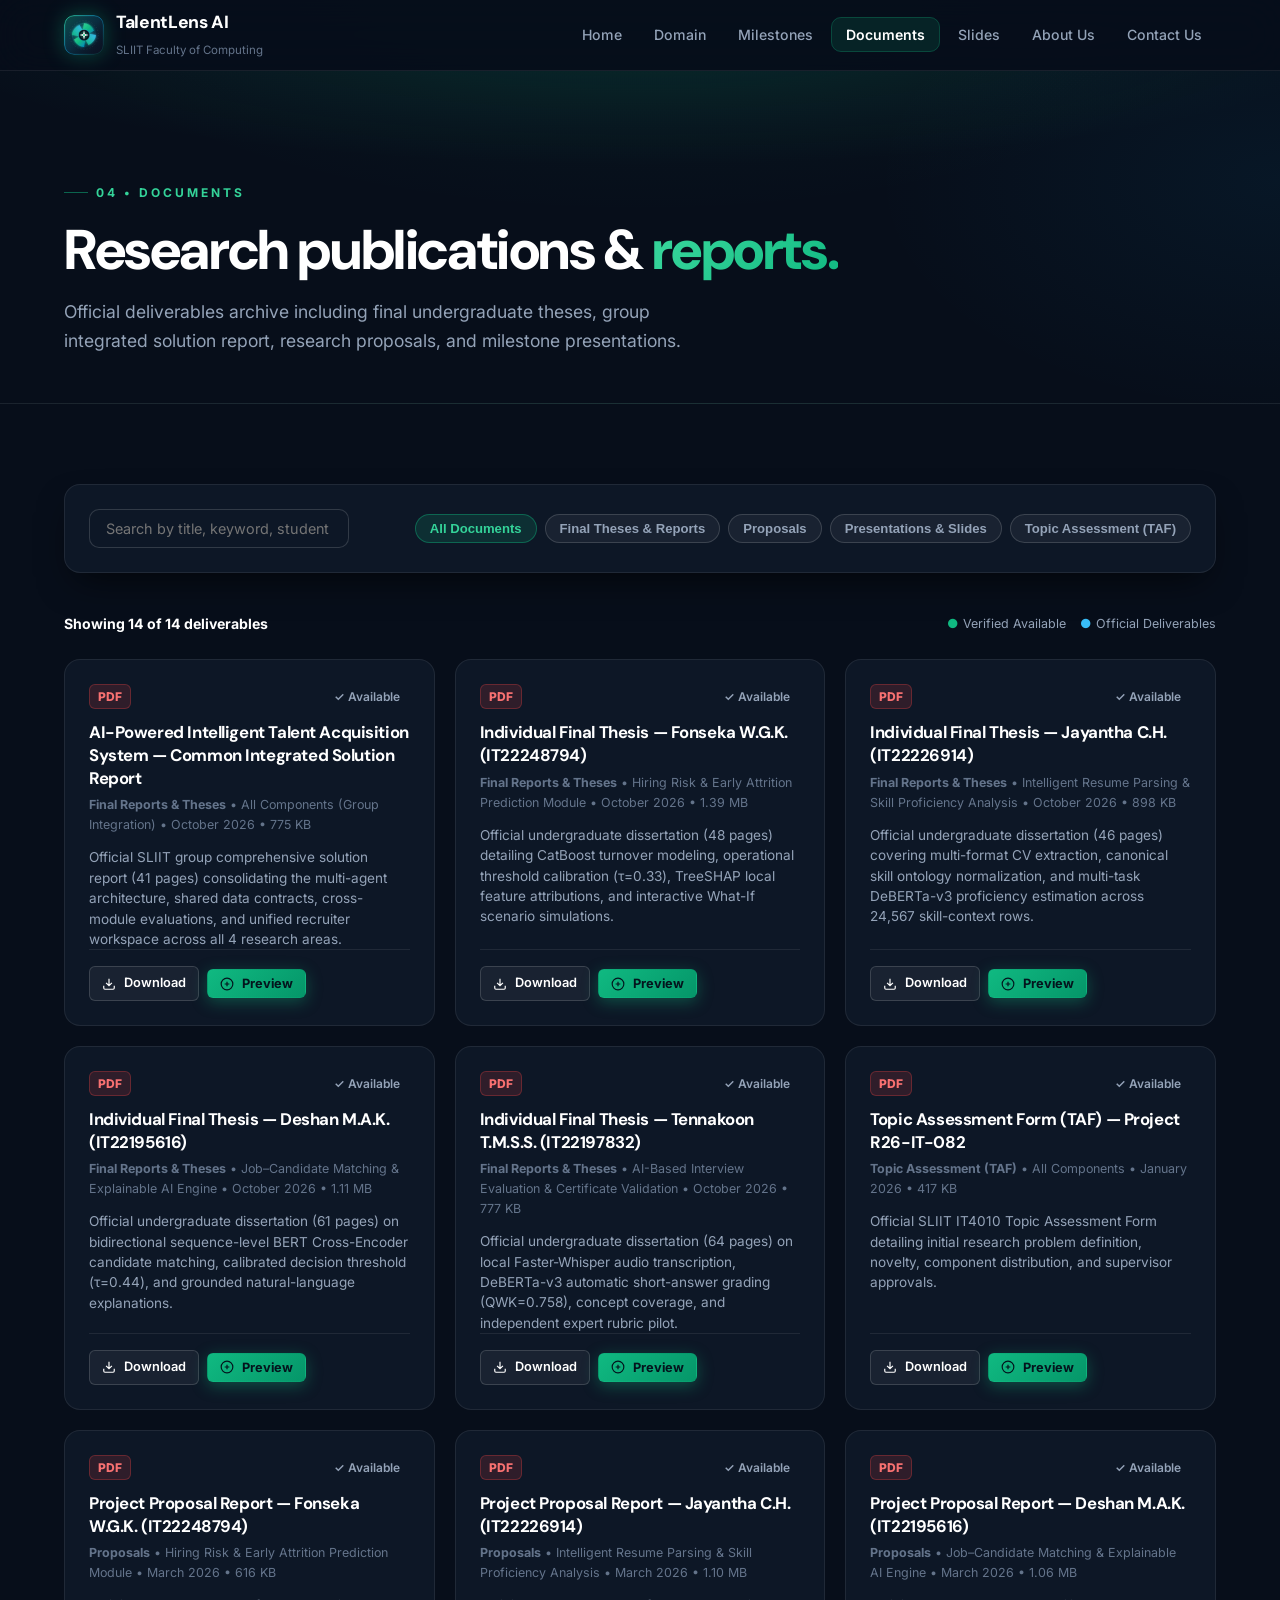
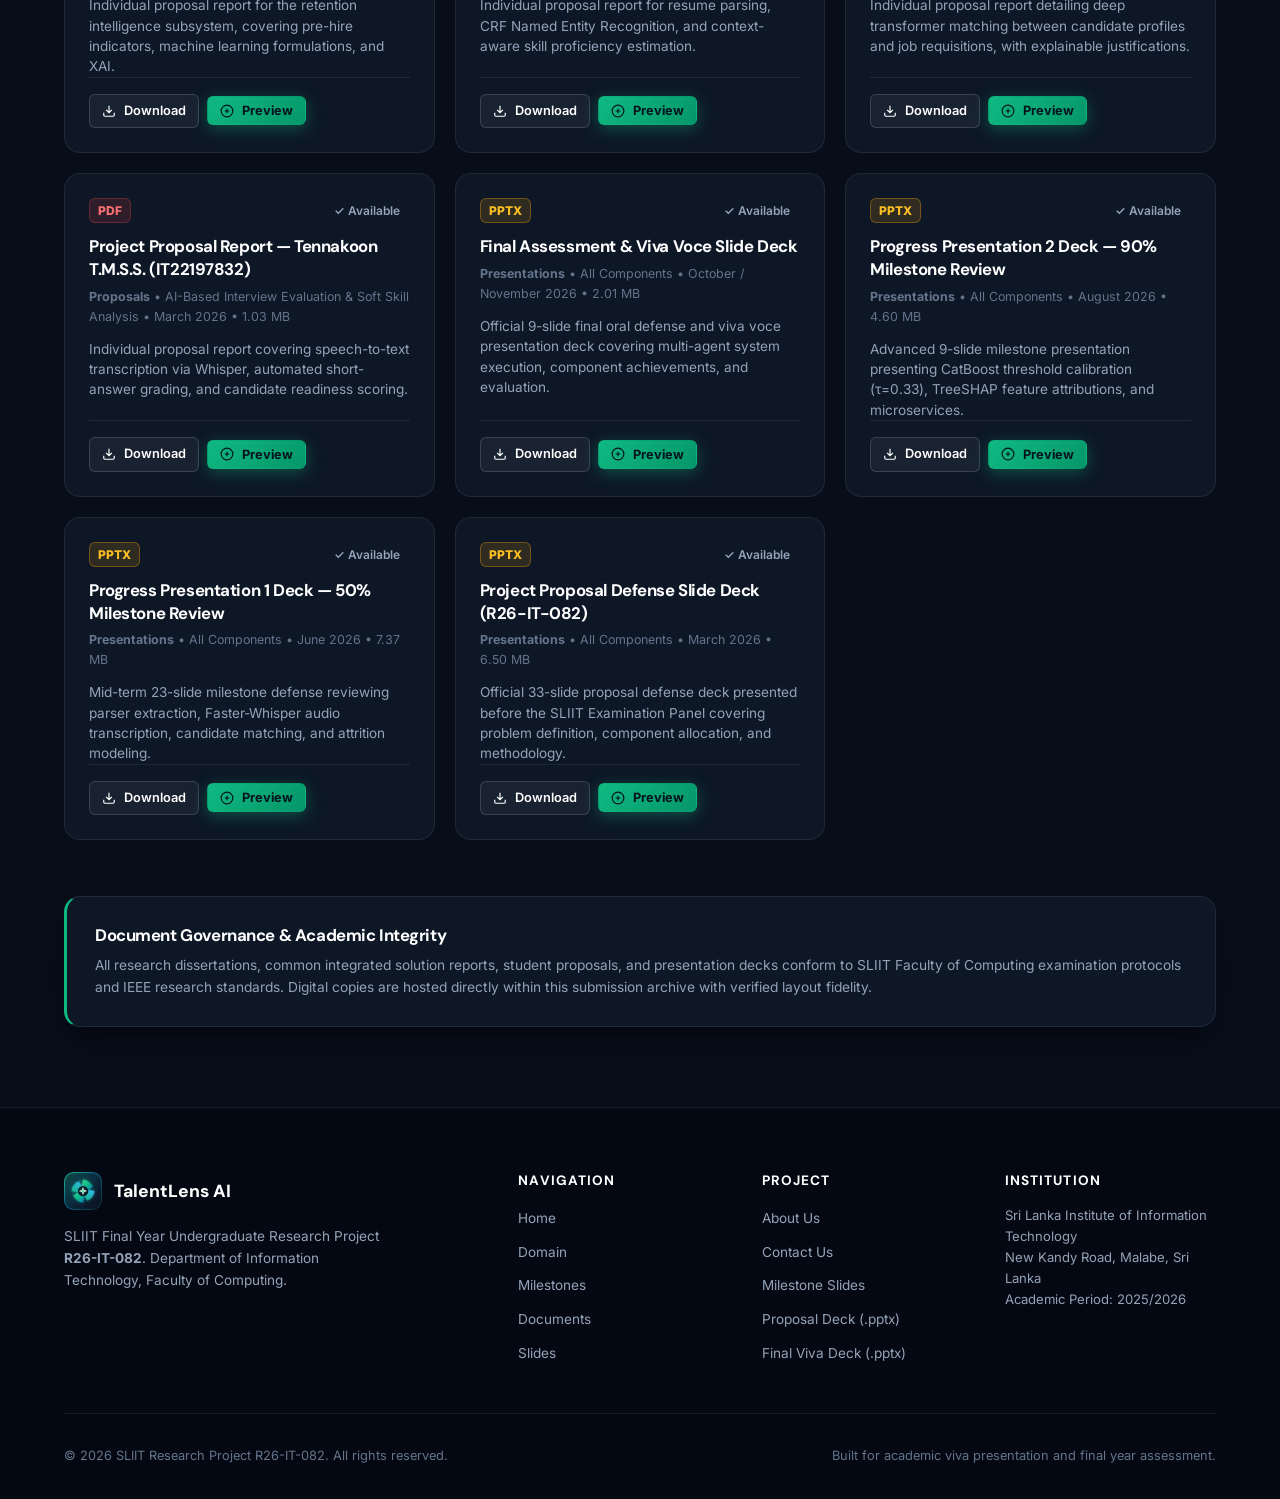
<file: documents.html>
<!DOCTYPE html>
<html lang="en">
<head>
  <meta charset="UTF-8">
  <meta name="viewport" content="width=device-width, initial-scale=1.0">
  <title>Document Library &amp; Deliverables | AI-Powered Intelligent Talent Acquisition System</title>
  <meta name="description" content="Official document library for SLIIT Research Project R26-IT-082. Download and preview project charters, proposals, ethics checklists, and progress reports.">
  <meta name="author" content="SLIIT Research Group R26-IT-082">
  <link rel="stylesheet" href="assets/css/styles.css">
  <link rel="icon" type="image/svg+xml" href="assets/images/talentlens-logo.svg">
</head>
<body>

  <!-- Top Sticky Navigation Bar -->
  <header class="site-header" id="main-header">
    <div class="container nav-container">
      <a href="index.html" class="brand-link" id="brand-logo-action" aria-label="Return to Research Home Page">
        <img src="assets/images/talentlens-logo.svg" alt="TalentLens AI Logo" class="brand-logo-img">
        <div class="brand-info">
          <span class="brand-title">TalentLens AI</span>
          <span class="brand-sub">SLIIT Faculty of Computing</span>
        </div>
      </a>

      <button class="mobile-toggle" id="mobile-menu-btn" aria-label="Toggle navigation menu" aria-expanded="false">
        ☰
      </button>

      <nav aria-label="Primary site navigation">
        <ul class="nav-menu" id="primary-nav-menu">
          <li><a href="index.html" class="nav-link" id="nav-home">Home</a></li>
          <li><a href="domain.html" class="nav-link" id="nav-domain">Domain</a></li>
          <li><a href="milestones.html" class="nav-link" id="nav-milestones">Milestones</a></li>
          <li><a href="documents.html" class="nav-link active" id="nav-documents">Documents</a></li>
          <li><a href="presentations.html" class="nav-link" id="nav-presentations">Slides</a></li>
          <li><a href="about.html" class="nav-link" id="nav-about">About Us</a></li>
          <li><a href="contact.html" class="nav-link" id="nav-contact">Contact Us</a></li>
        </ul>
      </nav>
    </div>
  </header>

  <main id="main-content">
    <!-- PAGE HEADER COMPONENT (Matches cse-stock-insight-six) -->
    <section class="page-header">
      <div class="container">
        <div class="page-header-eyebrow">04 • Documents</div>
        <h1 class="page-header-title">
          Research publications &amp; <span class="text-gradient-emerald">reports.</span>
        </h1>
        <p class="page-header-desc">
          Official deliverables archive including final undergraduate theses, group integrated solution report, research proposals, and milestone presentations.
        </p>
      </div>
    </section>

    <!-- SEARCH & FILTER TOOLBAR -->
    <section class="section" id="documents-section">
      <div class="container">
        <div class="glass-card" style="margin-bottom: 2.5rem; padding: 1.5rem;">
          <div style="display: flex; flex-wrap: wrap; gap: 16px; align-items: center; justify-content: space-between;">
            <div style="flex: 1; min-width: 280px;">
              <input type="text" id="doc-search" class="search-input" placeholder="Search by title, keyword, student name, or subsystem..." aria-label="Search documents">
            </div>

            <div class="filter-pills" role="toolbar" aria-label="Filter documents by category">
              <button class="pill-btn active" data-category="All">All Documents</button>
              <button class="pill-btn" data-category="Final">Final Theses &amp; Reports</button>
              <button class="pill-btn" data-category="Proposals">Proposals</button>
              <button class="pill-btn" data-category="Presentations">Presentations &amp; Slides</button>
              <button class="pill-btn" data-category="TAF">Topic Assessment (TAF)</button>
            </div>
          </div>
        </div>

        <!-- Deliverable Count & Status Info -->
        <div style="display: flex; flex-wrap: wrap; justify-content: space-between; align-items: center; margin-bottom: 1.5rem; gap: 10px;">
          <span id="doc-count-display" style="font-size: 0.88rem; font-weight: 700; color: var(--text-white);">Loading deliverables...</span>
          <div style="display: flex; gap: 14px; font-size: 0.78rem;">
            <span style="display: flex; align-items: center; gap: 5px; color: var(--text-muted);"><span style="color: #10b981;">●</span> Verified Available</span>
            <span style="display: flex; align-items: center; gap: 5px; color: var(--text-muted);"><span style="color: #38bdf8;">●</span> Official Deliverables</span>
          </div>
        </div>

        <!-- Dynamic Grid of Documents -->
        <div class="doc-grid" id="documents-grid" aria-live="polite">
          <!-- Rendered dynamically by main.js from data.js -->
        </div>

        <!-- Governance Note -->
        <div class="glass-card" style="margin-top: 3.5rem; border-left: 3px solid var(--primary);">
          <h3 style="color: var(--text-white); font-size: 1.05rem; margin-bottom: 0.5rem;">Document Governance &amp; Academic Integrity</h3>
          <p style="font-size: 0.86rem; color: var(--text-muted); line-height: 1.6; margin: 0;">
            All research dissertations, common integrated solution reports, student proposals, and presentation decks conform to SLIIT Faculty of Computing examination protocols and IEEE research standards. Digital copies are hosted directly within this submission archive with verified layout fidelity.
          </p>
        </div>
      </div>
    </section>
  </main>

  <!-- MODAL PDF PREVIEWER -->
  <div class="document-modal" id="document-modal" role="dialog" aria-modal="true" aria-labelledby="modal-title">
    <div class="modal-content">
      <div class="modal-header">
        <h3 class="modal-title" id="modal-title">Document Preview</h3>
        <button class="modal-close-btn" aria-label="Close document preview">×</button>
      </div>
      <div class="modal-body">
        <!-- Iframe loaded dynamically by main.js -->
      </div>
    </div>
  </div>

  <!-- SITE FOOTER -->
  <footer class="site-footer">
    <div class="container">
      <div class="footer-grid">
        <div>
          <div style="display: flex; align-items: center; gap: 12px; margin-bottom: 1rem;">
            <img src="assets/images/talentlens-logo.svg" alt="TalentLens AI Logo" style="height: 38px; width: 38px; border-radius: 8px;">
            <span style="font-weight: 800; font-family: var(--font-display); color: var(--text-white); font-size: 1.1rem;">
              TalentLens AI
            </span>
          </div>
          <p style="font-size: 0.85rem; color: var(--text-muted); line-height: 1.6; max-width: 320px;">
            SLIIT Final Year Undergraduate Research Project <strong>R26-IT-082</strong>. Department of Information Technology, Faculty of Computing.
          </p>
        </div>

        <div>
          <h4 class="footer-heading">Navigation</h4>
          <ul class="footer-links">
            <li><a href="index.html">Home</a></li>
            <li><a href="domain.html">Domain</a></li>
            <li><a href="milestones.html">Milestones</a></li>
            <li><a href="documents.html">Documents</a></li>
            <li><a href="presentations.html">Slides</a></li>
          </ul>
        </div>

        <div>
          <h4 class="footer-heading">Project</h4>
          <ul class="footer-links">
            <li><a href="about.html">About Us</a></li>
            <li><a href="contact.html">Contact Us</a></li>
            <li><a href="presentations.html">Milestone Slides</a></li>
            <li><a href="assets/presentations/R26-IT-082-Proposal-Presentation.pptx" download>Proposal Deck (.pptx)</a></li>
            <li><a href="assets/presentations/R26-IT-082-Final-Presentation.pptx" download>Final Viva Deck (.pptx)</a></li>
          </ul>
        </div>

        <div>
          <h4 class="footer-heading">Institution</h4>
          <p style="font-size: 0.82rem; color: var(--text-muted); line-height: 1.6;">
            Sri Lanka Institute of Information Technology<br>
            New Kandy Road, Malabe, Sri Lanka<br>
            Academic Period: 2025/2026
          </p>
        </div>
      </div>

      <div class="footer-bottom">
        <span>© 2026 SLIIT Research Project R26-IT-082. All rights reserved.</span>
        <span>Built for academic viva presentation and final year assessment.</span>
      </div>
    </div>
  </footer>

  <script src="assets/js/data.js"></script>
  <script src="assets/js/main.js"></script>
</body>
</html>
</file>
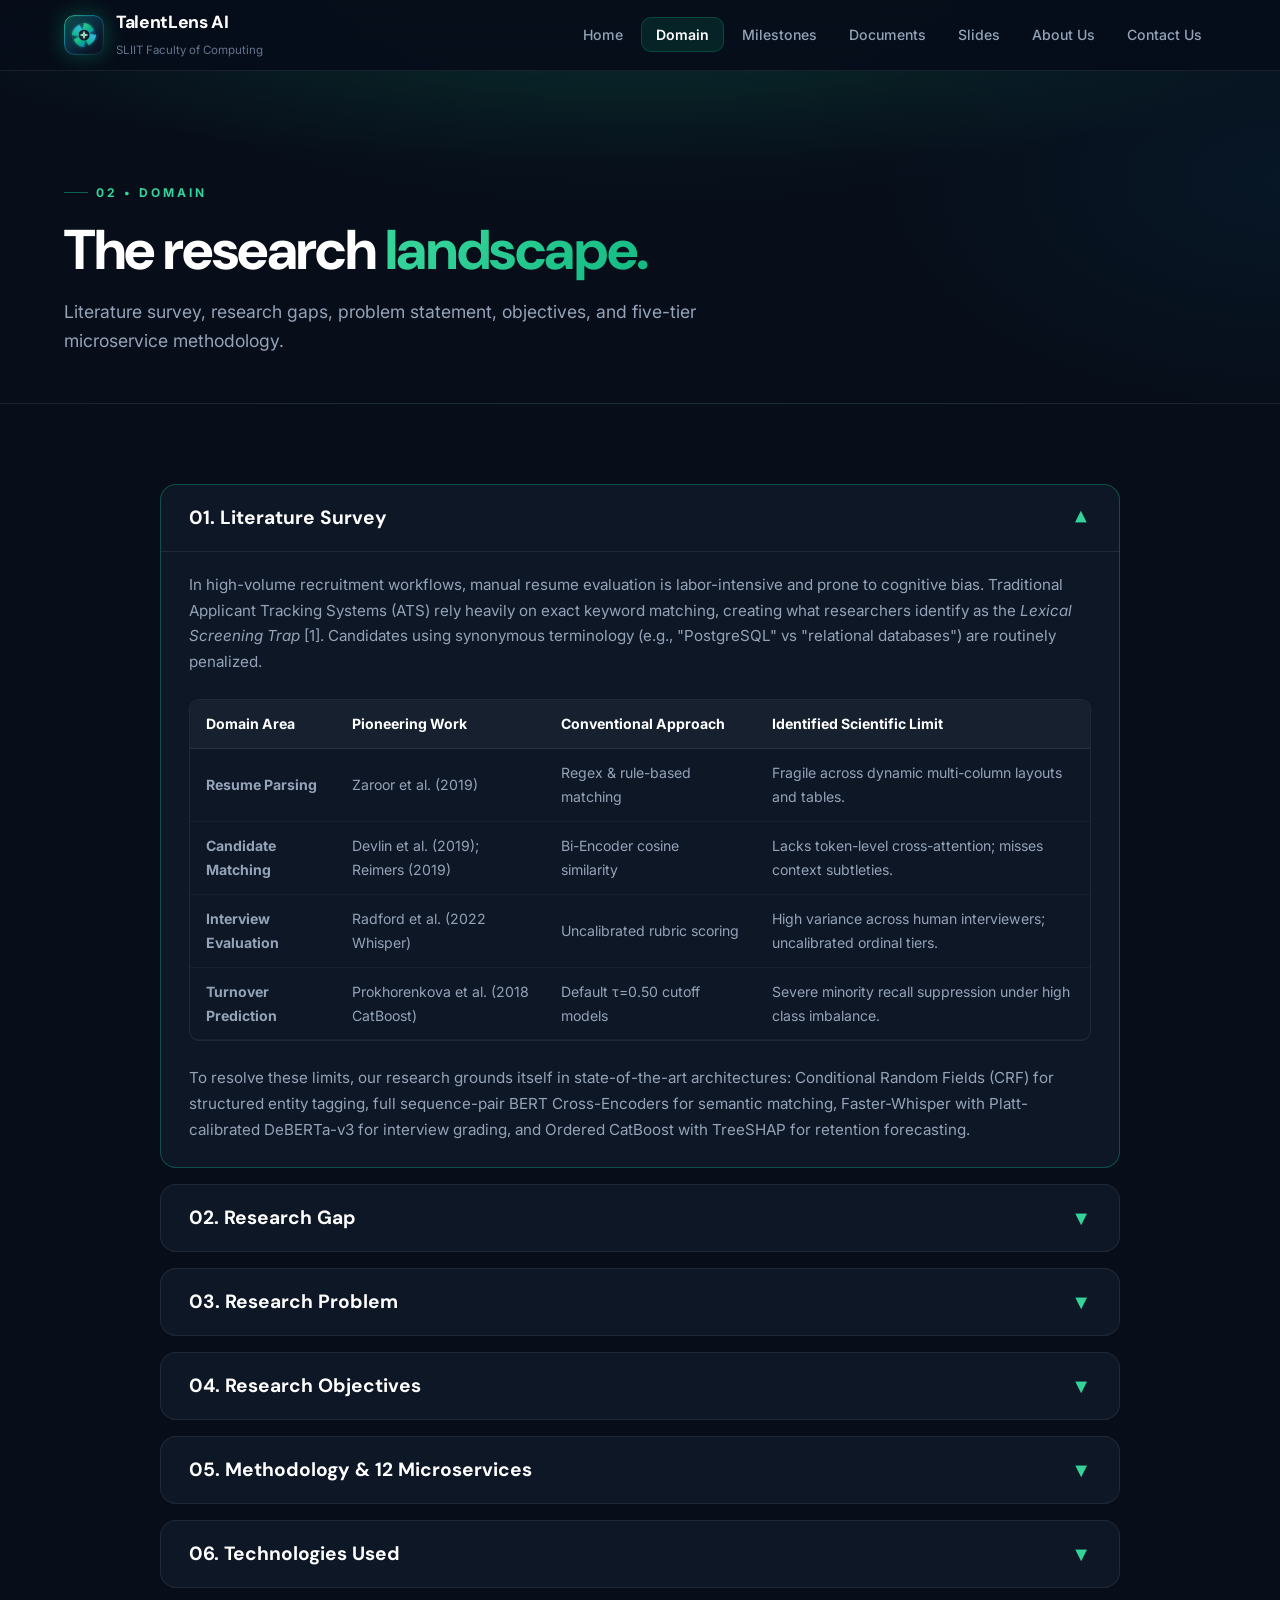
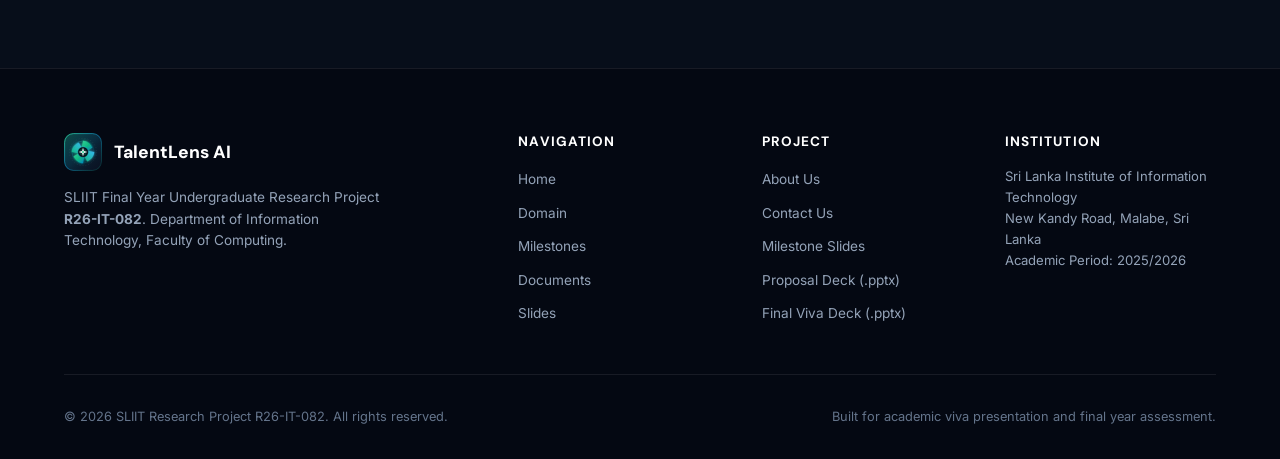
<file: domain.html>
<!DOCTYPE html>
<html lang="en">
<head>
  <meta charset="UTF-8">
  <meta name="viewport" content="width=device-width, initial-scale=1.0">
  <title>Domain &amp; Methodology | AI-Powered Intelligent Talent Acquisition System</title>
  <meta name="description" content="Academic domain review, literature survey, research problem, research gap, methodology, and verified findings for SLIIT Research Project R26-IT-082.">
  <meta name="author" content="SLIIT Research Group R26-IT-082">
  <link rel="stylesheet" href="assets/css/styles.css">
  <link rel="icon" type="image/svg+xml" href="assets/images/talentlens-logo.svg">
</head>
<body>

  <!-- Top Sticky Navigation Bar -->
  <header class="site-header" id="main-header">
    <div class="container nav-container">
      <a href="index.html" class="brand-link" id="brand-logo-action" aria-label="Return to Research Home Page">
        <img src="assets/images/talentlens-logo.svg" alt="TalentLens AI Logo" class="brand-logo-img">
        <div class="brand-info">
          <span class="brand-title">TalentLens AI</span>
          <span class="brand-sub">SLIIT Faculty of Computing</span>
        </div>
      </a>

      <button class="mobile-toggle" id="mobile-menu-btn" aria-label="Toggle navigation menu" aria-expanded="false">
        ☰
      </button>

      <nav aria-label="Primary site navigation">
        <ul class="nav-menu" id="primary-nav-menu">
          <li><a href="index.html" class="nav-link" id="nav-home">Home</a></li>
          <li><a href="domain.html" class="nav-link active" id="nav-domain">Domain</a></li>
          <li><a href="milestones.html" class="nav-link" id="nav-milestones">Milestones</a></li>
          <li><a href="documents.html" class="nav-link" id="nav-documents">Documents</a></li>
          <li><a href="presentations.html" class="nav-link" id="nav-presentations">Slides</a></li>
          <li><a href="about.html" class="nav-link" id="nav-about">About Us</a></li>
          <li><a href="contact.html" class="nav-link" id="nav-contact">Contact Us</a></li>
        </ul>
      </nav>
    </div>
  </header>

  <main id="main-content">
    <!-- PAGE HEADER COMPONENT (Matches cse-stock-insight-six) -->
    <section class="page-header">
      <div class="container">
        <div class="page-header-eyebrow">02 • Domain</div>
        <h1 class="page-header-title">
          The research <span class="text-gradient-emerald">landscape.</span>
        </h1>
        <p class="page-header-desc">
          Literature survey, research gaps, problem statement, objectives, and five-tier microservice methodology.
        </p>
      </div>
    </section>

    <!-- ACCORDION CONTENT SECTION -->
    <section class="section" id="domain-accordion-section">
      <div class="container">
        <div class="domain-accordion-list">

          <!-- 01. LITERATURE SURVEY -->
          <div class="accordion-item active" id="sec-literature">
            <button class="accordion-trigger" aria-expanded="true">
              <span>01. Literature Survey</span>
              <span class="accordion-icon">▼</span>
            </button>
            <div class="accordion-content">
              <p>
                In high-volume recruitment workflows, manual resume evaluation is labor-intensive and prone to cognitive bias. Traditional Applicant Tracking Systems (ATS) rely heavily on exact keyword matching, creating what researchers identify as the <em>Lexical Screening Trap</em> [1]. Candidates using synonymous terminology (e.g., "PostgreSQL" vs "relational databases") are routinely penalized.
              </p>

              <div class="data-table-wrap">
                <table class="data-table">
                  <thead>
                    <tr>
                      <th>Domain Area</th>
                      <th>Pioneering Work</th>
                      <th>Conventional Approach</th>
                      <th>Identified Scientific Limit</th>
                    </tr>
                  </thead>
                  <tbody>
                    <tr>
                      <td><strong>Resume Parsing</strong></td>
                      <td>Zaroor et al. (2019)</td>
                      <td>Regex &amp; rule-based matching</td>
                      <td>Fragile across dynamic multi-column layouts and tables.</td>
                    </tr>
                    <tr>
                      <td><strong>Candidate Matching</strong></td>
                      <td>Devlin et al. (2019); Reimers (2019)</td>
                      <td>Bi-Encoder cosine similarity</td>
                      <td>Lacks token-level cross-attention; misses context subtleties.</td>
                    </tr>
                    <tr>
                      <td><strong>Interview Evaluation</strong></td>
                      <td>Radford et al. (2022 Whisper)</td>
                      <td>Uncalibrated rubric scoring</td>
                      <td>High variance across human interviewers; uncalibrated ordinal tiers.</td>
                    </tr>
                    <tr>
                      <td><strong>Turnover Prediction</strong></td>
                      <td>Prokhorenkova et al. (2018 CatBoost)</td>
                      <td>Default τ=0.50 cutoff models</td>
                      <td>Severe minority recall suppression under high class imbalance.</td>
                    </tr>
                  </tbody>
                </table>
              </div>

              <p>
                To resolve these limits, our research grounds itself in state-of-the-art architectures: Conditional Random Fields (CRF) for structured entity tagging, full sequence-pair BERT Cross-Encoders for semantic matching, Faster-Whisper with Platt-calibrated DeBERTa-v3 for interview grading, and Ordered CatBoost with TreeSHAP for retention forecasting.
              </p>
            </div>
          </div>

          <!-- 02. RESEARCH GAP -->
          <div class="accordion-item" id="sec-gap">
            <button class="accordion-trigger" aria-expanded="false">
              <span>02. Research Gap</span>
              <span class="accordion-icon">▼</span>
            </button>
            <div class="accordion-content">
              <p>
                Despite advancements in commercial HR tech, existing platforms suffer from four acute structural voids:
              </p>
              
              <div class="grid-2" style="margin-top: 1rem; margin-bottom: 1rem;">
                <div style="background: rgba(255,255,255,0.02); padding: 1.25rem; border-radius: var(--radius-md); border-left: 3px solid var(--primary);">
                  <strong style="color: var(--text-white); display: block; margin-bottom: 4px;">1. Semantic Disconnect</strong>
                  <p style="font-size: 0.88rem; color: var(--text-muted); margin: 0;">
                    Screening algorithms evaluate surface keyword frequency rather than conceptual competency depth and demonstrated project proficiency.
                  </p>
                </div>

                <div style="background: rgba(255,255,255,0.02); padding: 1.25rem; border-radius: var(--radius-md); border-left: 3px solid var(--primary);">
                  <strong style="color: var(--text-white); display: block; margin-bottom: 4px;">2. Uncalibrated Oral Evaluation</strong>
                  <p style="font-size: 0.88rem; color: var(--text-muted); margin: 0;">
                    Technical oral assessments lack automated transcription grounding and probabilistic calibration across multi-tier ordinal rubric scales.
                  </p>
                </div>

                <div style="background: rgba(255,255,255,0.02); padding: 1.25rem; border-radius: var(--radius-md); border-left: 3px solid var(--accent-blue);">
                  <strong style="color: var(--text-white); display: block; margin-bottom: 4px;">3. Reactive Turnover Management</strong>
                  <p style="font-size: 0.88rem; color: var(--text-muted); margin: 0;">
                    Turnover analysis operates exclusively post-hire through exit questionnaires rather than advisory pre-hire risk screening.
                  </p>
                </div>

                <div style="background: rgba(255,255,255,0.02); padding: 1.25rem; border-radius: var(--radius-md); border-left: 3px solid var(--accent-blue);">
                  <strong style="color: var(--text-white); display: block; margin-bottom: 4px;">4. Monolithic Silos</strong>
                  <p style="font-size: 0.88rem; color: var(--text-muted); margin: 0;">
                    Recruitment tools operate as disconnected point solutions, preventing holistic multi-factor candidate analysis under unified explainable AI.
                  </p>
                </div>
              </div>
            </div>
          </div>

          <!-- 03. RESEARCH PROBLEM -->
          <div class="accordion-item" id="sec-problem">
            <button class="accordion-trigger" aria-expanded="false">
              <span>03. Research Problem</span>
              <span class="accordion-icon">▼</span>
            </button>
            <div class="accordion-content">
              <p>
                How can an integrated, multimodal artificial intelligence ecosystem streamline technical talent acquisition by accurately extracting candidate proficiencies, computing deep semantic alignment, conducting calibrated oral assessments, and forecasting retention risk under strict human governance?
              </p>
              <div style="background: rgba(13, 23, 38, 0.7); border: 1px solid var(--border-medium); border-radius: var(--radius-md); padding: 1.25rem; margin-top: 1rem;">
                <h4 style="color: var(--text-white); font-size: 1rem; margin-bottom: 6px;">Key Research Constraints</h4>
                <ul style="list-style: none; padding: 0; font-size: 0.88rem; color: var(--text-muted); line-height: 1.6;">
                  <li style="margin-bottom: 6px;">• <strong>Class Imbalance:</strong> Mitigating extreme 1:5.20 negative-to-positive ratio in turnover records.</li>
                  <li style="margin-bottom: 6px;">• <strong>Low-Latency Inference:</strong> Ensuring BERT Cross-Encoder scoring operates within sub-second constraints on commodity hardware via ONNX Runtime.</li>
                  <li style="margin-bottom: 6px;">• <strong>Ethical AI Guardrails:</strong> Providing complete local TreeSHAP attributions with strictly zero autonomous hiring decisions.</li>
                </ul>
              </div>
            </div>
          </div>

          <!-- 04. RESEARCH OBJECTIVES -->
          <div class="accordion-item" id="sec-objectives">
            <button class="accordion-trigger" aria-expanded="false">
              <span>04. Research Objectives</span>
              <span class="accordion-icon">▼</span>
            </button>
            <div class="accordion-content">
              <p>
                <strong>Main Objective:</strong> To formulate, implement, and validate a unified multimodal AI architecture for technical talent acquisition and retention analytics that optimizes screening accuracy and operational efficiency.
              </p>

              <h4 style="color: var(--text-white); margin: 1.25rem 0 0.75rem;">Specific Sub-Objectives</h4>
              <div style="display: flex; flex-direction: column; gap: 10px;">
                <div style="padding: 10px 14px; background: rgba(255,255,255,0.02); border-radius: var(--radius-sm); border: 1px solid var(--border-subtle);">
                  <strong style="color: var(--primary-glow);">Sub-Objective 1 (Chamudi Jayantha):</strong> Develop a multi-format parsing pipeline combining SpaCy and CRF entity recognition to extract skills, tenure, and education with heuristic quality regression.
                </div>
                <div style="padding: 10px 14px; background: rgba(255,255,255,0.02); border-radius: var(--radius-sm); border: 1px solid var(--border-subtle);">
                  <strong style="color: var(--primary-glow);">Sub-Objective 2 (Kavishka Deshan):</strong> Engineer a 6-layer BERT Cross-Encoder on ONNX Runtime to evaluate full sequence-pair token interactions at operating cutoff τ=0.44.
                </div>
                <div style="padding: 10px 14px; background: rgba(255,255,255,0.02); border-radius: var(--radius-sm); border: 1px solid var(--border-subtle);">
                  <strong style="color: var(--primary-glow);">Sub-Objective 3 (Sajani Tennakoon):</strong> Build a speech interview evaluation engine using Silero VAD, Faster-Whisper INT8 transcription, and Platt-calibrated DeBERTa-v3 ordinal grading.
                </div>
                <div style="padding: 10px 14px; background: rgba(255,255,255,0.02); border-radius: var(--radius-sm); border: 1px solid var(--border-subtle);">
                  <strong style="color: var(--primary-glow);">Sub-Objective 4 (Gehan Fonseka):</strong> Train an Optuna-tuned Ordered CatBoost model across 52 tabular features with operating threshold τ=0.33, TreeSHAP attributions, and What-If simulation.
                </div>
              </div>
            </div>
          </div>

          <!-- 05. METHODOLOGY & 12 MICROSERVICES -->
          <div class="accordion-item" id="sec-methodology">
            <button class="accordion-trigger" aria-expanded="false">
              <span>05. Methodology &amp; 12 Microservices</span>
              <span class="accordion-icon">▼</span>
            </button>
            <div class="accordion-content">
              <p>
                Our system is organized as a resilient <strong>Five-Tier Distributed Microservice Architecture</strong> composed of 12 decoupled Docker containers:
              </p>

              <div class="data-table-wrap">
                <table class="data-table">
                  <thead>
                    <tr>
                      <th>Tier Level</th>
                      <th>Container Service</th>
                      <th>Technology Stack</th>
                      <th>Core Functionality</th>
                    </tr>
                  </thead>
                  <tbody>
                    <tr>
                      <td><strong>Tier 1: Presentation</strong></td>
                      <td>Web Dashboard (port 3000)</td>
                      <td>React, Vite, CSS</td>
                      <td>Interactive candidate portal and recruiter dashboard.</td>
                    </tr>
                    <tr>
                      <td><strong>Tier 2: Gateway</strong></td>
                      <td>API Gateway (port 4000)</td>
                      <td>Express, JWT, CORS</td>
                      <td>Request routing, rate limiting, and centralized authentication.</td>
                    </tr>
                    <tr>
                      <td><strong>Tier 3: Core Logic</strong></td>
                      <td>Recruitment Core (port 4001)</td>
                      <td>Node.js, Express</td>
                      <td>Candidate workflows, application states, audit logs.</td>
                    </tr>
                    <tr>
                      <td><strong>Tier 4: AI Inference</strong></td>
                      <td>Matching Engine (port 4002)</td>
                      <td>Node.js, ONNX Runtime</td>
                      <td>6-layer BERT Cross-Encoder scoring at τ=0.44.</td>
                    </tr>
                    <tr>
                      <td><strong>Tier 4: AI Inference</strong></td>
                      <td>Interview Engine (port 4003)</td>
                      <td>Python, Faster-Whisper</td>
                      <td>INT8 audio transcription and DeBERTa-v3 rubric grading.</td>
                    </tr>
                    <tr>
                      <td><strong>Tier 4: AI Inference</strong></td>
                      <td>Retention Engine (port 4004)</td>
                      <td>Python, CatBoost, SHAP</td>
                      <td>52-feature turnover scoring at τ=0.33 and TreeSHAP.</td>
                    </tr>
                    <tr>
                      <td><strong>Tier 5: Persistence</strong></td>
                      <td>MongoDB &amp; Redis</td>
                      <td>Mongo 7.0, Redis 7.2</td>
                      <td>Document datastore and in-memory caching.</td>
                    </tr>
                  </tbody>
                </table>
              </div>

              <div style="text-align: center; margin-top: 1.5rem;">
                <img src="assets/images/diagrams/recruitment-lifecycle.svg" alt="Recruitment Architecture Workflow" style="max-width: 100%; border-radius: var(--radius-md); border: 1px solid var(--border-subtle); padding: 1rem; background: #040814;">
              </div>
            </div>
          </div>

          <!-- 06. TECHNOLOGIES USED -->
          <div class="accordion-item" id="sec-technologies">
            <button class="accordion-trigger" aria-expanded="false">
              <span>06. Technologies Used</span>
              <span class="accordion-icon">▼</span>
            </button>
            <div class="accordion-content">
              <div class="grid-3" style="gap: 16px;">
                <div style="background: rgba(255,255,255,0.02); padding: 1.25rem; border-radius: var(--radius-md); border: 1px solid var(--border-subtle);">
                  <strong style="color: var(--primary-glow); display: block; margin-bottom: 8px;">Machine Learning &amp; AI</strong>
                  <ul style="list-style: none; font-size: 0.85rem; color: var(--text-muted); line-height: 1.8;">
                    <li>• CatBoost &amp; Optuna</li>
                    <li>• TreeSHAP (XAI)</li>
                    <li>• ONNX Runtime</li>
                    <li>• Faster-Whisper INT8</li>
                    <li>• DeBERTa-v3 &amp; HuggingFace</li>
                    <li>• SpaCy &amp; sklearn-crfsuite</li>
                  </ul>
                </div>

                <div style="background: rgba(255,255,255,0.02); padding: 1.25rem; border-radius: var(--radius-md); border: 1px solid var(--border-subtle);">
                  <strong style="color: var(--accent-blue); display: block; margin-bottom: 8px;">Backend &amp; Infrastructure</strong>
                  <ul style="list-style: none; font-size: 0.85rem; color: var(--text-muted); line-height: 1.8;">
                    <li>• Node.js &amp; Express</li>
                    <li>• Python 3.10 / FastAPI</li>
                    <li>• Docker &amp; Docker Compose</li>
                    <li>• MongoDB 7.0</li>
                    <li>• Redis 7.2 Cache</li>
                    <li>• WebRTC Audio Streams</li>
                  </ul>
                </div>

                <div style="background: rgba(255,255,255,0.02); padding: 1.25rem; border-radius: var(--radius-md); border: 1px solid var(--border-subtle);">
                  <strong style="color: #fbbf24; display: block; margin-bottom: 8px;">Frontend &amp; Analytics</strong>
                  <ul style="list-style: none; font-size: 0.85rem; color: var(--text-muted); line-height: 1.8;">
                    <li>• React 18 &amp; Vite</li>
                    <li>• Vanilla CSS3 Design System</li>
                    <li>• Chart.js &amp; Recharts</li>
                    <li>• Scikit-learn Evaluation</li>
                    <li>• SciPy Statistical Tests</li>
                    <li>• Pandera Schema Validation</li>
                  </ul>
                </div>
              </div>
            </div>
          </div>

        </div>
      </div>
    </section>
  </main>

  <!-- SITE FOOTER -->
  <footer class="site-footer">
    <div class="container">
      <div class="footer-grid">
        <div>
          <div style="display: flex; align-items: center; gap: 12px; margin-bottom: 1rem;">
            <img src="assets/images/talentlens-logo.svg" alt="TalentLens AI Logo" style="height: 38px; width: 38px; border-radius: 8px;">
            <span style="font-weight: 800; font-family: var(--font-display); color: var(--text-white); font-size: 1.1rem;">
              TalentLens AI
            </span>
          </div>
          <p style="font-size: 0.85rem; color: var(--text-muted); line-height: 1.6; max-width: 320px;">
            SLIIT Final Year Undergraduate Research Project <strong>R26-IT-082</strong>. Department of Information Technology, Faculty of Computing.
          </p>
        </div>

        <div>
          <h4 class="footer-heading">Navigation</h4>
          <ul class="footer-links">
            <li><a href="index.html">Home</a></li>
            <li><a href="domain.html">Domain</a></li>
            <li><a href="milestones.html">Milestones</a></li>
            <li><a href="documents.html">Documents</a></li>
            <li><a href="presentations.html">Slides</a></li>
          </ul>
        </div>

        <div>
          <h4 class="footer-heading">Project</h4>
          <ul class="footer-links">
            <li><a href="about.html">About Us</a></li>
            <li><a href="contact.html">Contact Us</a></li>
            <li><a href="presentations.html">Milestone Slides</a></li>
            <li><a href="assets/presentations/R26-IT-082-Proposal-Presentation.pptx" download>Proposal Deck (.pptx)</a></li>
            <li><a href="assets/presentations/R26-IT-082-Final-Presentation.pptx" download>Final Viva Deck (.pptx)</a></li>
          </ul>
        </div>

        <div>
          <h4 class="footer-heading">Institution</h4>
          <p style="font-size: 0.82rem; color: var(--text-muted); line-height: 1.6;">
            Sri Lanka Institute of Information Technology<br>
            New Kandy Road, Malabe, Sri Lanka<br>
            Academic Period: 2025/2026
          </p>
        </div>
      </div>

      <div class="footer-bottom">
        <span>© 2026 SLIIT Research Project R26-IT-082. All rights reserved.</span>
        <span>Built for academic viva presentation and final year assessment.</span>
      </div>
    </div>
  </footer>

  <script src="assets/js/data.js"></script>
  <script src="assets/js/main.js"></script>
</body>
</html>
</file>
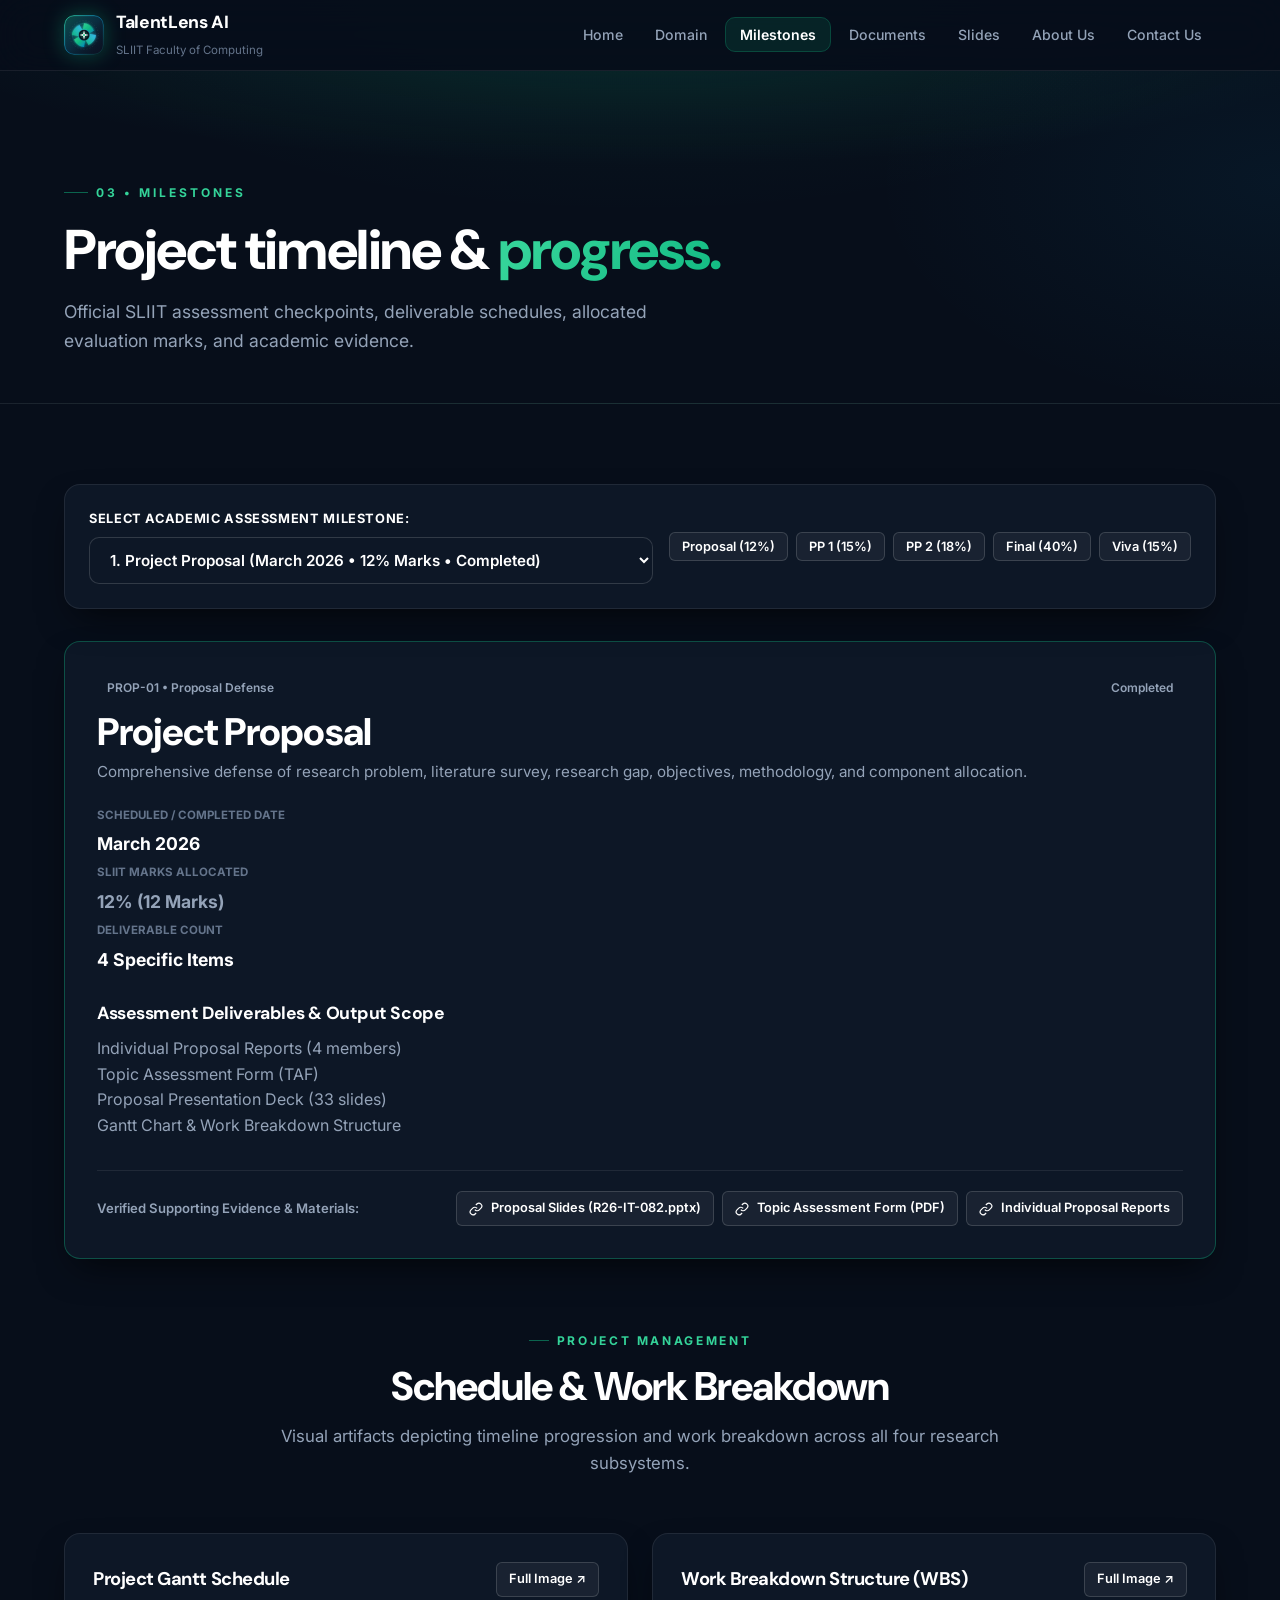
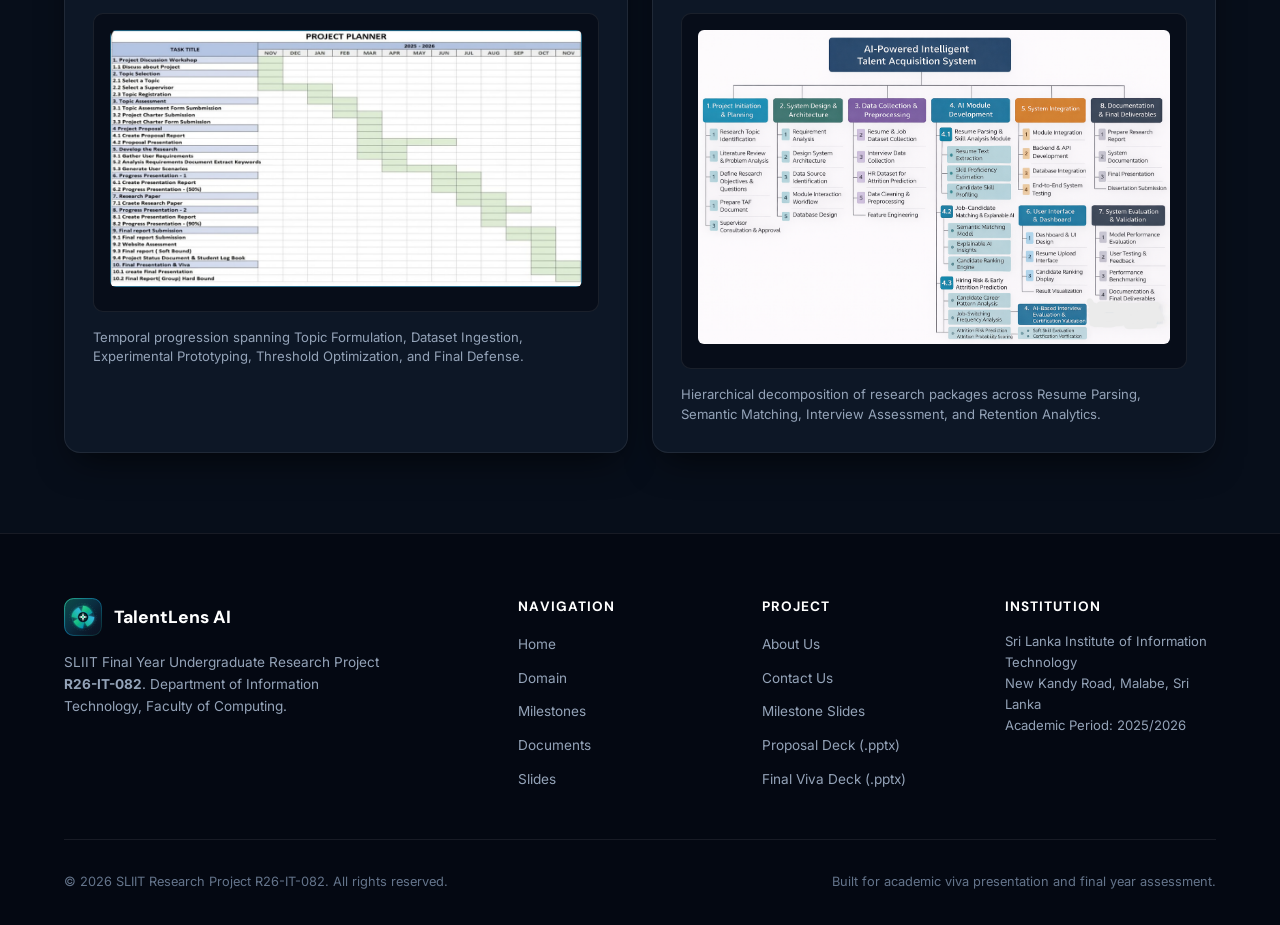
<file: milestones.html>
<!DOCTYPE html>
<html lang="en">
<head>
  <meta charset="UTF-8">
  <meta name="viewport" content="width=device-width, initial-scale=1.0">
  <title>Project Milestones &amp; Assessments | AI-Powered Intelligent Talent Acquisition System</title>
  <meta name="description" content="SLIIT academic assessment milestones, allocated marks, deliverables, deadlines, and verified evidence for Research Project R26-IT-082.">
  <meta name="author" content="SLIIT Research Group R26-IT-082">
  <link rel="stylesheet" href="assets/css/styles.css">
  <link rel="icon" type="image/svg+xml" href="assets/images/talentlens-logo.svg">
</head>
<body>

  <!-- Top Sticky Navigation Bar -->
  <header class="site-header" id="main-header">
    <div class="container nav-container">
      <a href="index.html" class="brand-link" id="brand-logo-action" aria-label="Return to Research Home Page">
        <img src="assets/images/talentlens-logo.svg" alt="TalentLens AI Logo" class="brand-logo-img">
        <div class="brand-info">
          <span class="brand-title">TalentLens AI</span>
          <span class="brand-sub">SLIIT Faculty of Computing</span>
        </div>
      </a>

      <button class="mobile-toggle" id="mobile-menu-btn" aria-label="Toggle navigation menu" aria-expanded="false">
        ☰
      </button>

      <nav aria-label="Primary site navigation">
        <ul class="nav-menu" id="primary-nav-menu">
          <li><a href="index.html" class="nav-link" id="nav-home">Home</a></li>
          <li><a href="domain.html" class="nav-link" id="nav-domain">Domain</a></li>
          <li><a href="milestones.html" class="nav-link active" id="nav-milestones">Milestones</a></li>
          <li><a href="documents.html" class="nav-link" id="nav-documents">Documents</a></li>
          <li><a href="presentations.html" class="nav-link" id="nav-presentations">Slides</a></li>
          <li><a href="about.html" class="nav-link" id="nav-about">About Us</a></li>
          <li><a href="contact.html" class="nav-link" id="nav-contact">Contact Us</a></li>
        </ul>
      </nav>
    </div>
  </header>

  <main id="main-content">
    <!-- PAGE HEADER COMPONENT (Matches cse-stock-insight-six) -->
    <section class="page-header">
      <div class="container">
        <div class="page-header-eyebrow">03 • Milestones</div>
        <h1 class="page-header-title">
          Project timeline &amp; <span class="text-gradient-emerald">progress.</span>
        </h1>
        <p class="page-header-desc">
          Official SLIIT assessment checkpoints, deliverable schedules, allocated evaluation marks, and academic evidence.
        </p>
      </div>
    </section>

    <!-- INTERACTIVE MILESTONES SELECTOR -->
    <section class="section" id="milestones-content">
      <div class="container">
        <!-- Milestone Dropdown Selector -->
        <div class="glass-card" style="margin-bottom: 2rem; padding: 1.5rem;">
          <div style="display: flex; flex-wrap: wrap; justify-content: space-between; align-items: center; gap: 16px;">
            <div style="flex: 1; min-width: 260px;">
              <label for="milestone-select" style="display: block; font-size: 0.8rem; font-weight: 700; color: var(--text-white); text-transform: uppercase; margin-bottom: 8px; letter-spacing: 0.05em;">
                Select Academic Assessment Milestone:
              </label>
              <select id="milestone-select" class="milestone-select" aria-label="Select an assessment milestone to view details">
                <option value="m1">1. Project Proposal (March 2026 • 12% Marks • Completed)</option>
                <option value="m2">2. Progress Presentation 1 (June 2026 • 15% Marks • Completed)</option>
                <option value="m3">3. Progress Presentation 2 (August 2026 • 18% Marks • Completed)</option>
                <option value="m4">4. Final Assessment (October 2026 • 40% Marks • In Progress)</option>
                <option value="m5">5. Viva / Final Presentation (November 2026 • 15% Marks • Scheduled)</option>
              </select>
            </div>

            <!-- Quick Pill Trackers -->
            <div style="display: flex; gap: 8px; flex-wrap: wrap;">
              <button class="btn btn-secondary btn-sm tracker-node active" data-id="m1">Proposal (12%)</button>
              <button class="btn btn-secondary btn-sm tracker-node" data-id="m2">PP 1 (15%)</button>
              <button class="btn btn-secondary btn-sm tracker-node" data-id="m3">PP 2 (18%)</button>
              <button class="btn btn-secondary btn-sm tracker-node" data-id="m4">Final (40%)</button>
              <button class="btn btn-secondary btn-sm tracker-node" data-id="m5">Viva (15%)</button>
            </div>
          </div>
        </div>

        <!-- Dynamic Milestone Detail Card -->
        <article class="milestone-card-active" id="milestone-detail-card" aria-live="polite">
          <!-- Populated by main.js with structured milestone data -->
        </article>

        <!-- DIAGRAMS / PLANNING SCHEDULE -->
        <div style="margin-top: 4rem;">
          <div class="section-header">
            <div class="section-eyebrow">Project Management</div>
            <h2 class="section-title">Schedule &amp; Work Breakdown</h2>
            <p class="section-desc">
              Visual artifacts depicting timeline progression and work breakdown across all four research subsystems.
            </p>
          </div>

          <div class="grid-2">
            <!-- Gantt Chart -->
            <div class="glass-card">
              <div style="display: flex; justify-content: space-between; align-items: center; margin-bottom: 1rem;">
                <h3 style="color: var(--text-white); font-size: 1.15rem;">Project Gantt Schedule</h3>
                <a href="assets/images/diagrams/gantt-chart.png" target="_blank" class="btn btn-secondary btn-sm">Full Image ↗</a>
              </div>
              <div style="background: rgba(4, 8, 18, 0.6); border-radius: var(--radius-md); padding: 1rem; border: 1px solid var(--border-subtle); text-align: center;">
                <img src="assets/images/diagrams/gantt-chart.png" alt="Project Gantt Schedule Chart" style="max-width: 100%; border-radius: var(--radius-sm);">
              </div>
              <p style="font-size: 0.82rem; color: var(--text-muted); margin-top: 1rem; line-height: 1.5;">
                Temporal progression spanning Topic Formulation, Dataset Ingestion, Experimental Prototyping, Threshold Optimization, and Final Defense.
              </p>
            </div>

            <!-- Work Breakdown Structure -->
            <div class="glass-card">
              <div style="display: flex; justify-content: space-between; align-items: center; margin-bottom: 1rem;">
                <h3 style="color: var(--text-white); font-size: 1.15rem;">Work Breakdown Structure (WBS)</h3>
                <a href="assets/images/diagrams/wbs-chart.png" target="_blank" class="btn btn-secondary btn-sm">Full Image ↗</a>
              </div>
              <div style="background: rgba(4, 8, 18, 0.6); border-radius: var(--radius-md); padding: 1rem; border: 1px solid var(--border-subtle); text-align: center;">
                <img src="assets/images/diagrams/wbs-chart.png" alt="Work Breakdown Structure Diagram" style="max-width: 100%; border-radius: var(--radius-sm);">
              </div>
              <p style="font-size: 0.82rem; color: var(--text-muted); margin-top: 1rem; line-height: 1.5;">
                Hierarchical decomposition of research packages across Resume Parsing, Semantic Matching, Interview Assessment, and Retention Analytics.
              </p>
            </div>
          </div>
        </div>

      </div>
    </section>
  </main>

  <!-- SITE FOOTER -->
  <footer class="site-footer">
    <div class="container">
      <div class="footer-grid">
        <div>
          <div style="display: flex; align-items: center; gap: 12px; margin-bottom: 1rem;">
            <img src="assets/images/talentlens-logo.svg" alt="TalentLens AI Logo" style="height: 38px; width: 38px; border-radius: 8px;">
            <span style="font-weight: 800; font-family: var(--font-display); color: var(--text-white); font-size: 1.1rem;">
              TalentLens AI
            </span>
          </div>
          <p style="font-size: 0.85rem; color: var(--text-muted); line-height: 1.6; max-width: 320px;">
            SLIIT Final Year Undergraduate Research Project <strong>R26-IT-082</strong>. Department of Information Technology, Faculty of Computing.
          </p>
        </div>

        <div>
          <h4 class="footer-heading">Navigation</h4>
          <ul class="footer-links">
            <li><a href="index.html">Home</a></li>
            <li><a href="domain.html">Domain</a></li>
            <li><a href="milestones.html">Milestones</a></li>
            <li><a href="documents.html">Documents</a></li>
            <li><a href="presentations.html">Slides</a></li>
          </ul>
        </div>

        <div>
          <h4 class="footer-heading">Project</h4>
          <ul class="footer-links">
            <li><a href="about.html">About Us</a></li>
            <li><a href="contact.html">Contact Us</a></li>
            <li><a href="presentations.html">Milestone Slides</a></li>
            <li><a href="assets/presentations/R26-IT-082-Proposal-Presentation.pptx" download>Proposal Deck (.pptx)</a></li>
            <li><a href="assets/presentations/R26-IT-082-Final-Presentation.pptx" download>Final Viva Deck (.pptx)</a></li>
          </ul>
        </div>

        <div>
          <h4 class="footer-heading">Institution</h4>
          <p style="font-size: 0.82rem; color: var(--text-muted); line-height: 1.6;">
            Sri Lanka Institute of Information Technology<br>
            New Kandy Road, Malabe, Sri Lanka<br>
            Academic Period: 2025/2026
          </p>
        </div>
      </div>

      <div class="footer-bottom">
        <span>© 2026 SLIIT Research Project R26-IT-082. All rights reserved.</span>
        <span>Built for academic viva presentation and final year assessment.</span>
      </div>
    </div>
  </footer>

  <script src="assets/js/data.js"></script>
  <script src="assets/js/main.js"></script>
</body>
</html>
</file>
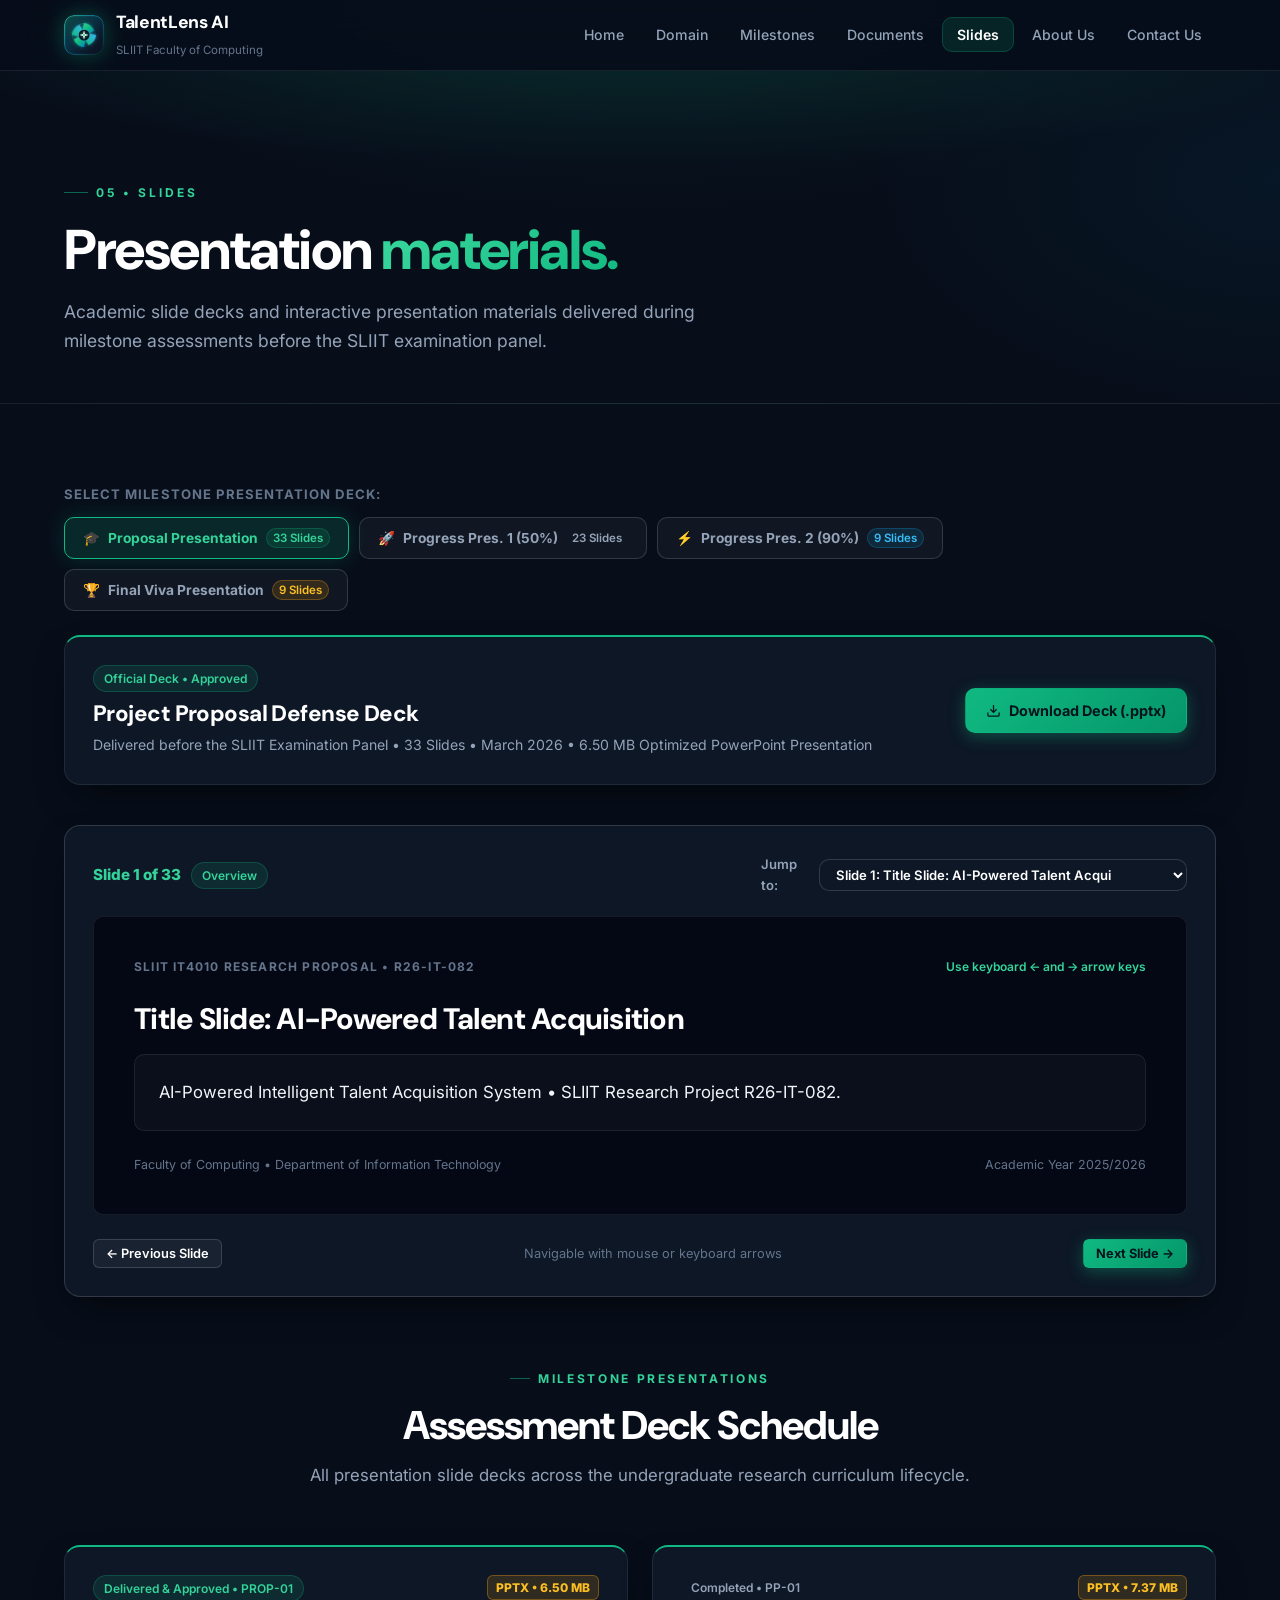
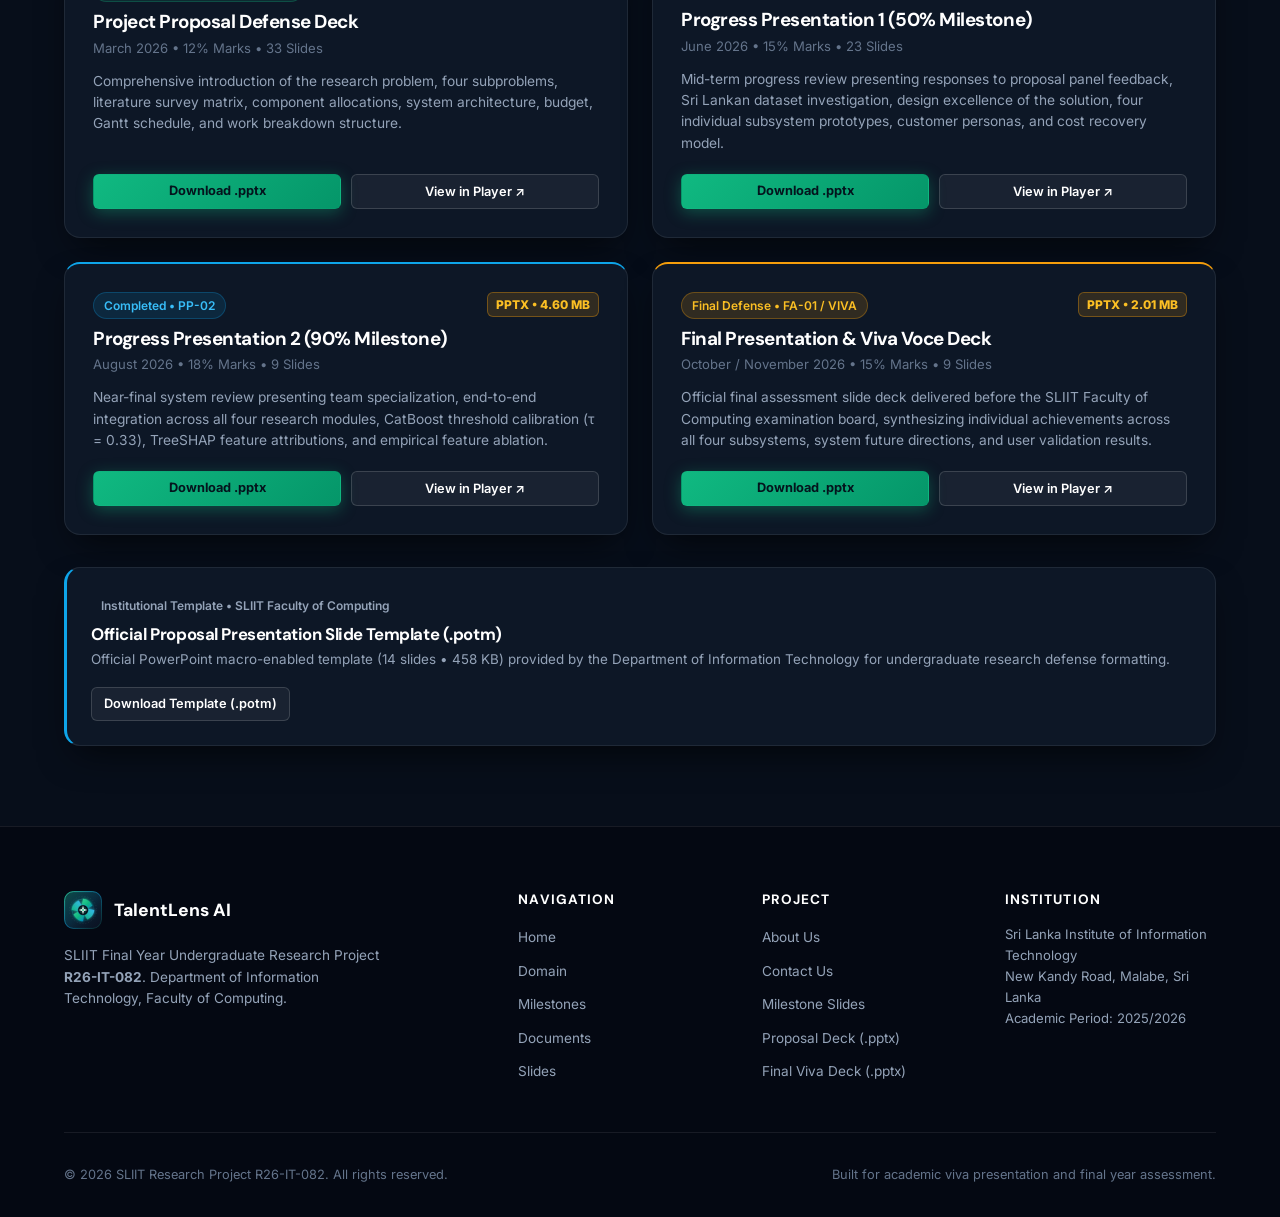
<file: presentations.html>
<!DOCTYPE html>
<html lang="en">
<head>
  <meta charset="UTF-8">
  <meta name="viewport" content="width=device-width, initial-scale=1.0">
  <title>Presentation Slides &amp; Decks | AI-Powered Intelligent Talent Acquisition System</title>
  <meta name="description" content="Slide decks, presentations, and interactive deck viewer for SLIIT Research Project R26-IT-082: AI-Powered Intelligent Talent Acquisition System.">
  <meta name="author" content="SLIIT Research Group R26-IT-082">
  <link rel="stylesheet" href="assets/css/styles.css">
  <link rel="icon" type="image/svg+xml" href="assets/images/talentlens-logo.svg">
</head>
<body>

  <!-- Top Sticky Navigation Bar -->
  <header class="site-header" id="main-header">
    <div class="container nav-container">
      <a href="index.html" class="brand-link" id="brand-logo-action" aria-label="Return to Research Home Page">
        <img src="assets/images/talentlens-logo.svg" alt="TalentLens AI Logo" class="brand-logo-img">
        <div class="brand-info">
          <span class="brand-title">TalentLens AI</span>
          <span class="brand-sub">SLIIT Faculty of Computing</span>
        </div>
      </a>

      <button class="mobile-toggle" id="mobile-menu-btn" aria-label="Toggle navigation menu" aria-expanded="false">
        ☰
      </button>

      <nav aria-label="Primary site navigation">
        <ul class="nav-menu" id="primary-nav-menu">
          <li><a href="index.html" class="nav-link" id="nav-home">Home</a></li>
          <li><a href="domain.html" class="nav-link" id="nav-domain">Domain</a></li>
          <li><a href="milestones.html" class="nav-link" id="nav-milestones">Milestones</a></li>
          <li><a href="documents.html" class="nav-link" id="nav-documents">Documents</a></li>
          <li><a href="presentations.html" class="nav-link active" id="nav-presentations">Slides</a></li>
          <li><a href="about.html" class="nav-link" id="nav-about">About Us</a></li>
          <li><a href="contact.html" class="nav-link" id="nav-contact">Contact Us</a></li>
        </ul>
      </nav>
    </div>
  </header>

  <main id="main-content">
    <!-- PAGE HEADER COMPONENT (Matches cse-stock-insight-six) -->
    <section class="page-header">
      <div class="container">
        <div class="page-header-eyebrow">05 • Slides</div>
        <h1 class="page-header-title">
          Presentation <span class="text-gradient-emerald">materials.</span>
        </h1>
        <p class="page-header-desc">
          Academic slide decks and interactive presentation materials delivered during milestone assessments before the SLIIT examination panel.
        </p>
      </div>
    </section>

    <!-- FEATURED PRESENTATION DECK & VIEWER -->
    <section class="section" id="featured-deck-section">
      <div class="container">
        
        <!-- Deck Selector Tabs -->
        <div style="margin-bottom: 1.5rem;">
          <div style="font-size: 0.82rem; font-weight: 700; color: var(--text-dim); text-transform: uppercase; letter-spacing: 0.08em; margin-bottom: 0.75rem;">
            Select Milestone Presentation Deck:
          </div>
          <div class="deck-selector-tabs" id="deck-tabs-container" role="tablist" aria-label="Select presentation deck">
            <button class="deck-tab-btn active" data-deck="proposal" id="tab-deck-proposal" role="tab" aria-selected="true">
              <span>🎓</span> Proposal Presentation <span class="badge badge-emerald" style="padding: 2px 6px; font-size: 0.72rem;">33 Slides</span>
            </button>
            <button class="deck-tab-btn" data-deck="pp1" id="tab-deck-pp1" role="tab" aria-selected="false">
              <span>🚀</span> Progress Pres. 1 (50%) <span class="badge badge-blue" style="padding: 2px 6px; font-size: 0.72rem;">23 Slides</span>
            </button>
            <button class="deck-tab-btn" data-deck="pp2" id="tab-deck-pp2" role="tab" aria-selected="false">
              <span>⚡</span> Progress Pres. 2 (90%) <span class="badge badge-cyan" style="padding: 2px 6px; font-size: 0.72rem;">9 Slides</span>
            </button>
            <button class="deck-tab-btn" data-deck="final" id="tab-deck-final" role="tab" aria-selected="false">
              <span>🏆</span> Final Viva Presentation <span class="badge badge-amber" style="padding: 2px 6px; font-size: 0.72rem;">9 Slides</span>
            </button>
          </div>
        </div>

        <!-- Featured Deck Download Card -->
        <div class="glass-card" id="featured-deck-card" style="margin-bottom: 2.5rem; border-top: 2px solid var(--primary); transition: all 0.3s ease;">
          <div style="display: flex; flex-wrap: wrap; justify-content: space-between; align-items: center; gap: 20px;">
            <div>
              <span class="badge badge-emerald" id="deck-badge-display" style="margin-bottom: 8px;">Official Deck • Approved</span>
              <h2 id="deck-title-display" style="color: var(--text-white); font-size: 1.4rem; margin-bottom: 6px;">Project Proposal Defense Deck</h2>
              <p id="deck-desc-display" style="font-size: 0.88rem; color: var(--text-muted); margin: 0;">
                Delivered before the SLIIT Examination Panel • 33 Slides • March 2026 • 6.50 MB Optimized PowerPoint Presentation
              </p>
            </div>
            <div style="display: flex; gap: 10px; flex-wrap: wrap;">
              <a href="assets/presentations/R26-IT-082-Proposal-Presentation.pptx" download class="btn btn-primary" id="download-deck-btn">
                <svg width="15" height="15" viewBox="0 0 24 24" fill="none" stroke="currentColor" stroke-width="2"><path d="M21 15v4a2 2 0 0 1-2 2H5a2 2 0 0 1-2-2v-4M7 10l5 5 5-5M12 15V3"/></svg>
                Download Deck (.pptx)
              </a>
            </div>
          </div>
        </div>

        <!-- Interactive Slide Viewer -->
        <div class="slide-viewer-wrap" id="interactive-viewer">
          <div style="display: flex; flex-wrap: wrap; justify-content: space-between; align-items: center; gap: 12px; margin-bottom: 1.25rem;">
            <div style="display: flex; align-items: center; gap: 10px;">
              <span id="slide-num-indicator" style="font-size: 0.95rem; font-weight: 800; color: var(--primary-glow);">Slide 1 of 33</span>
              <span class="badge badge-emerald" id="slide-tag-display">Overview</span>
            </div>

            <div style="display: flex; align-items: center; gap: 10px;">
              <label for="slide-jump-select" style="font-size: 0.82rem; color: var(--text-muted); font-weight: 600;">Jump to:</label>
              <select id="slide-jump-select" class="milestone-select" style="padding: 6px 12px; font-size: 0.82rem; min-width: 240px;" aria-label="Jump directly to a slide"></select>
            </div>
          </div>

          <div class="slide-viewer-stage" id="slide-stage" tabindex="0" aria-label="Slide content canvas">
            <div class="slide-badge-row">
              <span id="slide-stage-header" style="font-size: 0.75rem; font-weight: 700; color: var(--text-dim); text-transform: uppercase; letter-spacing: 0.1em;">
                SLIIT IT4010 RESEARCH PROPOSAL • R26-IT-082
              </span>
              <span style="font-size: 0.75rem; color: var(--primary-glow); font-weight: 600;">Use keyboard ← and → arrow keys</span>
            </div>

            <div class="slide-content-area">
              <h2 id="slide-title-display" class="slide-title-display">AI-Powered Intelligent Talent Acquisition System</h2>
              <div style="background: rgba(255, 255, 255, 0.03); border: 1px solid var(--border-subtle); border-radius: var(--radius-md); padding: 1.5rem; margin-top: 1rem;">
                <p id="slide-desc-display" style="font-size: 1.05rem; color: var(--text-primary); line-height: 1.6; margin: 0;">
                  Official group research project presentation submitted to the Department of Information Technology, Faculty of Computing, Sri Lanka Institute of Information Technology (SLIIT).
                </p>
              </div>
            </div>

            <div style="display: flex; justify-content: space-between; align-items: center; margin-top: 1.5rem; font-size: 0.78rem; color: var(--text-dim);">
              <span id="slide-footer-left">Faculty of Computing • Department of Information Technology</span>
              <span id="slide-footer-right">Academic Year 2025/2026</span>
            </div>
          </div>

          <div class="slide-nav-controls">
            <button id="slide-prev-btn" class="btn btn-secondary btn-sm" disabled>
              ← Previous Slide
            </button>
            <span style="font-size: 0.8rem; color: var(--text-dim);">Navigable with mouse or keyboard arrows</span>
            <button id="slide-next-btn" class="btn btn-primary btn-sm">
              Next Slide →
            </button>
          </div>
        </div>

        <!-- ASSESSMENT DECKS OVERVIEW -->
        <div style="margin-top: 4rem;">
          <div class="section-header">
            <div class="section-eyebrow">Milestone Presentations</div>
            <h2 class="section-title">Assessment Deck Schedule</h2>
            <p class="section-desc">
              All presentation slide decks across the undergraduate research curriculum lifecycle.
            </p>
          </div>

          <div class="grid-2" style="gap: 24px;">
            <!-- Proposal Presentation Card -->
            <div class="glass-card stat-card" style="display: flex; flex-direction: column; justify-content: space-between;">
              <div>
                <div style="display: flex; justify-content: space-between; align-items: flex-start; margin-bottom: 8px;">
                  <span class="badge badge-emerald">Delivered &amp; Approved • PROP-01</span>
                  <span class="doc-type-icon pptx">PPTX • 6.50 MB</span>
                </div>
                <h4 style="color: var(--text-white); font-size: 1.18rem; margin-bottom: 4px;">Project Proposal Defense Deck</h4>
                <p style="font-size: 0.82rem; color: var(--text-dim); margin-bottom: 12px;">March 2026 • 12% Marks • 33 Slides</p>
                <p style="font-size: 0.86rem; color: var(--text-muted); line-height: 1.55; margin-bottom: 1.25rem;">
                  Comprehensive introduction of the research problem, four subproblems, literature survey matrix, component allocations, system architecture, budget, Gantt schedule, and work breakdown structure.
                </p>
              </div>
              <div style="display: flex; gap: 10px; margin-top: auto;">
                <a href="assets/presentations/R26-IT-082-Proposal-Presentation.pptx" download class="btn btn-primary btn-sm" style="flex: 1; text-align: center;">
                  Download .pptx
                </a>
                <button class="btn btn-secondary btn-sm deck-preview-btn" data-deck-target="proposal" style="flex: 1;">
                  View in Player ↗
                </button>
              </div>
            </div>

            <!-- Progress Presentation 1 Card -->
            <div class="glass-card stat-card" style="display: flex; flex-direction: column; justify-content: space-between;">
              <div>
                <div style="display: flex; justify-content: space-between; align-items: flex-start; margin-bottom: 8px;">
                  <span class="badge badge-blue">Completed • PP-01</span>
                  <span class="doc-type-icon pptx">PPTX • 7.37 MB</span>
                </div>
                <h4 style="color: var(--text-white); font-size: 1.18rem; margin-bottom: 4px;">Progress Presentation 1 (50% Milestone)</h4>
                <p style="font-size: 0.82rem; color: var(--text-dim); margin-bottom: 12px;">June 2026 • 15% Marks • 23 Slides</p>
                <p style="font-size: 0.86rem; color: var(--text-muted); line-height: 1.55; margin-bottom: 1.25rem;">
                  Mid-term progress review presenting responses to proposal panel feedback, Sri Lankan dataset investigation, design excellence of the solution, four individual subsystem prototypes, customer personas, and cost recovery model.
                </p>
              </div>
              <div style="display: flex; gap: 10px; margin-top: auto;">
                <a href="assets/presentations/R26-IT-082-Progress-Presentation-1.pptx" download class="btn btn-primary btn-sm" style="flex: 1; text-align: center;">
                  Download .pptx
                </a>
                <button class="btn btn-secondary btn-sm deck-preview-btn" data-deck-target="pp1" style="flex: 1;">
                  View in Player ↗
                </button>
              </div>
            </div>

            <!-- Progress Presentation 2 Card -->
            <div class="glass-card stat-card-cyan" style="display: flex; flex-direction: column; justify-content: space-between;">
              <div>
                <div style="display: flex; justify-content: space-between; align-items: flex-start; margin-bottom: 8px;">
                  <span class="badge badge-cyan">Completed • PP-02</span>
                  <span class="doc-type-icon pptx">PPTX • 4.60 MB</span>
                </div>
                <h4 style="color: var(--text-white); font-size: 1.18rem; margin-bottom: 4px;">Progress Presentation 2 (90% Milestone)</h4>
                <p style="font-size: 0.82rem; color: var(--text-dim); margin-bottom: 12px;">August 2026 • 18% Marks • 9 Slides</p>
                <p style="font-size: 0.86rem; color: var(--text-muted); line-height: 1.55; margin-bottom: 1.25rem;">
                  Near-final system review presenting team specialization, end-to-end integration across all four research modules, CatBoost threshold calibration (τ = 0.33), TreeSHAP feature attributions, and empirical feature ablation.
                </p>
              </div>
              <div style="display: flex; gap: 10px; margin-top: auto;">
                <a href="assets/presentations/R26-IT-082-Progress-Presentation-2.pptx" download class="btn btn-primary btn-sm" style="flex: 1; text-align: center;">
                  Download .pptx
                </a>
                <button class="btn btn-secondary btn-sm deck-preview-btn" data-deck-target="pp2" style="flex: 1;">
                  View in Player ↗
                </button>
              </div>
            </div>

            <!-- Final Presentation / Viva Voce Card -->
            <div class="glass-card stat-card" style="display: flex; flex-direction: column; justify-content: space-between; border-top: 2px solid var(--accent-amber);">
              <div>
                <div style="display: flex; justify-content: space-between; align-items: flex-start; margin-bottom: 8px;">
                  <span class="badge badge-amber">Final Defense • FA-01 / VIVA</span>
                  <span class="doc-type-icon pptx">PPTX • 2.01 MB</span>
                </div>
                <h4 style="color: var(--text-white); font-size: 1.18rem; margin-bottom: 4px;">Final Presentation &amp; Viva Voce Deck</h4>
                <p style="font-size: 0.82rem; color: var(--text-dim); margin-bottom: 12px;">October / November 2026 • 15% Marks • 9 Slides</p>
                <p style="font-size: 0.86rem; color: var(--text-muted); line-height: 1.55; margin-bottom: 1.25rem;">
                  Official final assessment slide deck delivered before the SLIIT Faculty of Computing examination board, synthesizing individual achievements across all four subsystems, system future directions, and user validation results.
                </p>
              </div>
              <div style="display: flex; gap: 10px; margin-top: auto;">
                <a href="assets/presentations/R26-IT-082-Final-Presentation.pptx" download class="btn btn-primary btn-sm" style="flex: 1; text-align: center;">
                  Download .pptx
                </a>
                <button class="btn btn-secondary btn-sm deck-preview-btn" data-deck-target="final" style="flex: 1;">
                  View in Player ↗
                </button>
              </div>
            </div>
          </div>

          <!-- Institutional Template Card -->
          <div class="glass-card" style="margin-top: 2rem; border-left: 3px solid var(--accent-blue); padding: 1.5rem;">
            <div style="display: flex; flex-wrap: wrap; justify-content: space-between; align-items: center; gap: 16px;">
              <div>
                <span class="badge badge-blue" style="margin-bottom: 6px;">Institutional Template • SLIIT Faculty of Computing</span>
                <h4 style="color: var(--text-white); font-size: 1.05rem; margin-bottom: 4px;">Official Proposal Presentation Slide Template (.potm)</h4>
                <p style="font-size: 0.84rem; color: var(--text-muted); margin: 0;">
                  Official PowerPoint macro-enabled template (14 slides • 458 KB) provided by the Department of Information Technology for undergraduate research defense formatting.
                </p>
              </div>
              <div>
                <a href="assets/presentations/Proposal-Presentation-Template.potm" download class="btn btn-secondary btn-sm">
                  Download Template (.potm)
                </a>
              </div>
            </div>
          </div>

        </div>

      </div>
    </section>
  </main>

  <!-- SITE FOOTER -->
  <footer class="site-footer">
    <div class="container">
      <div class="footer-grid">
        <div>
          <div style="display: flex; align-items: center; gap: 12px; margin-bottom: 1rem;">
            <img src="assets/images/talentlens-logo.svg" alt="TalentLens AI Logo" style="height: 38px; width: 38px; border-radius: 8px;">
            <span style="font-weight: 800; font-family: var(--font-display); color: var(--text-white); font-size: 1.1rem;">
              TalentLens AI
            </span>
          </div>
          <p style="font-size: 0.85rem; color: var(--text-muted); line-height: 1.6; max-width: 320px;">
            SLIIT Final Year Undergraduate Research Project <strong>R26-IT-082</strong>. Department of Information Technology, Faculty of Computing.
          </p>
        </div>

        <div>
          <h4 class="footer-heading">Navigation</h4>
          <ul class="footer-links">
            <li><a href="index.html">Home</a></li>
            <li><a href="domain.html">Domain</a></li>
            <li><a href="milestones.html">Milestones</a></li>
            <li><a href="documents.html">Documents</a></li>
            <li><a href="presentations.html">Slides</a></li>
          </ul>
        </div>

        <div>
          <h4 class="footer-heading">Project</h4>
          <ul class="footer-links">
            <li><a href="about.html">About Us</a></li>
            <li><a href="contact.html">Contact Us</a></li>
            <li><a href="presentations.html">Milestone Slides</a></li>
            <li><a href="assets/presentations/R26-IT-082-Proposal-Presentation.pptx" download>Proposal Deck (.pptx)</a></li>
            <li><a href="assets/presentations/R26-IT-082-Final-Presentation.pptx" download>Final Viva Deck (.pptx)</a></li>
          </ul>
        </div>

        <div>
          <h4 class="footer-heading">Institution</h4>
          <p style="font-size: 0.82rem; color: var(--text-muted); line-height: 1.6;">
            Sri Lanka Institute of Information Technology<br>
            New Kandy Road, Malabe, Sri Lanka<br>
            Academic Period: 2025/2026
          </p>
        </div>
      </div>

      <div class="footer-bottom">
        <span>© 2026 SLIIT Research Project R26-IT-082. All rights reserved.</span>
        <span>Built for academic viva presentation and final year assessment.</span>
      </div>
    </div>
  </footer>

  <script src="assets/js/data.js"></script>
  <script src="assets/js/main.js"></script>
</body>
</html>
</file>
<file: assets/css/styles.css>
/* ==========================================================================
   AI RESEARCH STUDIO — DESIGN SYSTEM (Inspired by cse-stock-insight-six)
   Project ID: R26-IT-082 | AI-Powered Intelligent Talent Acquisition System
   ========================================================================== */

@import url('https://fonts.googleapis.com/css2?family=DM+Sans:ital,opsz,wght@0,9..40,300;0,9..40,400;0,9..40,500;0,9..40,600;0,9..40,700;0,9..40,800;1,9..40,400&family=Inter:wght@300;400;500;600;700;800&display=swap');

:root {
  /* HSL Colors */
  --bg-dark: #070e1a;
  --bg-card: #0d1726;
  --bg-card-hover: #121e33;
  --bg-elevated: #142238;
  --bg-glass: rgba(13, 23, 38, 0.7);

  /* Primary Emerald/Teal & Electric Blue Accents */
  --primary: #10b981;
  --primary-glow: #34d399;
  --accent-blue: #0ea5e9;
  --accent-cyan: #06b6d4;
  --accent-amber: #f59e0b;

  /* Typography Colors */
  --text-white: #ffffff;
  --text-primary: #f1f5f9;
  --text-muted: #94a3b8;
  --text-dim: #64748b;

  /* Borders & Shadows */
  --border-subtle: rgba(255, 255, 255, 0.08);
  --border-medium: rgba(255, 255, 255, 0.15);
  --border-highlight: rgba(16, 185, 129, 0.35);

  --shadow-card: 0 16px 36px -12px rgba(0, 0, 0, 0.7);
  --shadow-glow: 0 0 32px rgba(16, 185, 129, 0.2);

  /* Fonts */
  --font-display: 'DM Sans', -apple-system, BlinkMacSystemFont, 'Segoe UI', Roboto, sans-serif;
  --font-sans: 'Inter', -apple-system, BlinkMacSystemFont, 'Segoe UI', Roboto, sans-serif;

  /* Radius */
  --radius-sm: 6px;
  --radius-md: 10px;
  --radius-lg: 16px;
  --radius-full: 9999px;
}

/* Reset & Basics */
*, *::before, *::after {
  box-sizing: border-box;
  margin: 0;
  padding: 0;
}

html {
  font-family: var(--font-sans);
  background-color: var(--bg-dark);
  color: var(--text-muted);
  line-height: 1.6;
  scroll-behavior: smooth;
  -webkit-font-smoothing: antialiased;
}

body {
  min-height: 100vh;
  display: flex;
  flex-direction: column;
  background-color: var(--bg-dark);
  background-image: 
    radial-gradient(ellipse 90% 55% at 50% -8%, rgba(16, 185, 129, 0.08), transparent 58%),
    radial-gradient(ellipse 55% 45% at 100% 20%, rgba(14, 165, 233, 0.06), transparent 58%);
  background-attachment: fixed;
  overflow-x: hidden;
}

/* Headings */
h1, h2, h3, h4, h5, h6 {
  font-family: var(--font-display);
  color: var(--text-white);
  letter-spacing: -0.025em;
  font-weight: 700;
  line-height: 1.25;
}

h1 { font-size: clamp(2.2rem, 4.5vw, 3.5rem); font-weight: 800; }
h2 { font-size: clamp(1.75rem, 3vw, 2.5rem); font-weight: 800; }
h3 { font-size: clamp(1.2rem, 2vw, 1.5rem); font-weight: 700; }
h4 { font-size: 1.1rem; }

p { margin-bottom: 1rem; }
p:last-child { margin-bottom: 0; }

a {
  color: var(--primary-glow);
  text-decoration: none;
  transition: all 0.2s ease;
}
a:hover {
  color: #ffffff;
}

/* Container */
.container {
  width: 100%;
  max-width: 1200px;
  margin-left: auto;
  margin-right: auto;
  padding-left: 1.5rem;
  padding-right: 1.5rem;
}

/* Text Gradients */
.text-gradient {
  background: linear-gradient(135deg, #ffffff 40%, var(--primary-glow) 100%);
  -webkit-background-clip: text;
  background-clip: text;
  color: transparent;
}

.text-gradient-emerald {
  background: linear-gradient(135deg, #34d399 20%, #10b981 100%);
  -webkit-background-clip: text;
  background-clip: text;
  color: transparent;
}

.text-gradient-cyan {
  background: linear-gradient(135deg, #38bdf8 20%, #0ea5e9 100%);
  -webkit-background-clip: text;
  background-clip: text;
  color: transparent;
}

/* Grid Background Overlay */
.grid-bg {
  background-image: 
    linear-gradient(rgba(255, 255, 255, 0.03) 1px, transparent 1px),
    linear-gradient(90deg, rgba(255, 255, 255, 0.03) 1px, transparent 1px);
  background-size: 48px 48px;
}

/* ==========================================================================
   NAVIGATION BAR (Matches cse-stock-insight-six)
   ========================================================================== */
.site-header {
  position: sticky;
  top: 0;
  z-index: 100;
  background: rgba(7, 14, 26, 0.85);
  backdrop-filter: blur(20px);
  -webkit-backdrop-filter: blur(20px);
  border-bottom: 1px solid var(--border-subtle);
  transition: all 0.2s ease;
}

.nav-container {
  display: flex;
  align-items: center;
  justify-content: space-between;
  height: 70px;
}

.brand-link {
  display: flex;
  align-items: center;
  gap: 12px;
  color: var(--text-white);
  text-decoration: none;
}

.brand-crest {
  height: 38px;
  width: auto;
  object-fit: contain;
}

.brand-logo-img {
  height: 40px;
  width: 40px;
  border-radius: 10px;
  object-fit: contain;
  transition: transform 0.25s cubic-bezier(0.34, 1.56, 0.64, 1), filter 0.25s ease;
  filter: drop-shadow(0 0 10px rgba(16, 185, 129, 0.35));
}

.brand-link:hover .brand-logo-img {
  transform: scale(1.08) rotate(3deg);
  filter: drop-shadow(0 0 16px rgba(52, 211, 153, 0.6));
}

.brand-title {
  font-family: var(--font-display);
  font-size: 1.1rem;
  font-weight: 800;
  letter-spacing: -0.02em;
  display: flex;
  align-items: center;
  gap: 8px;
}

.brand-badge {
  background: rgba(16, 185, 129, 0.12);
  border: 1px solid rgba(16, 185, 129, 0.3);
  color: var(--primary-glow);
  font-size: 0.7rem;
  font-weight: 700;
  padding: 2px 8px;
  border-radius: var(--radius-full);
}

.brand-sub {
  font-size: 0.72rem;
  color: var(--text-dim);
}

/* Menu */
.nav-menu {
  display: flex;
  align-items: center;
  list-style: none;
  gap: 4px;
}

.nav-link {
  font-size: 0.88rem;
  font-weight: 500;
  color: var(--text-muted);
  padding: 8px 14px;
  border-radius: var(--radius-md);
  transition: all 0.15s ease;
}

.nav-link:hover {
  color: var(--text-white);
  background: rgba(255, 255, 255, 0.05);
}

.nav-link.active {
  color: var(--text-white);
  background: rgba(16, 185, 129, 0.12);
  border: 1px solid rgba(16, 185, 129, 0.25);
  font-weight: 600;
}

.mobile-toggle {
  display: none;
  background: transparent;
  border: 1px solid var(--border-medium);
  color: var(--text-white);
  font-size: 1.25rem;
  padding: 6px 10px;
  border-radius: var(--radius-sm);
  cursor: pointer;
}

/* ==========================================================================
   PAGE HEADER COMPONENT (Matches the signature 'Ds' component)
   ========================================================================== */
.page-header {
  position: relative;
  padding: 6.5rem 0 3rem;
  overflow: hidden;
  border-bottom: 1px solid var(--border-subtle);
  background: radial-gradient(ellipse 80% 55% at 50% -10%, rgba(16, 185, 129, 0.12), transparent 70%);
}

.page-header-eyebrow {
  display: inline-flex;
  align-items: center;
  gap: 8px;
  font-size: 0.75rem;
  font-weight: 700;
  text-transform: uppercase;
  letter-spacing: 0.25em;
  color: var(--primary-glow);
  margin-bottom: 1rem;
}

.page-header-eyebrow::before {
  content: "";
  display: inline-block;
  width: 24px;
  height: 1px;
  background: rgba(16, 185, 129, 0.5);
}

.page-header-title {
  max-width: 800px;
  margin-bottom: 1rem;
  line-height: 1.15;
}

.page-header-desc {
  max-width: 650px;
  font-size: 1.1rem;
  color: var(--text-muted);
  line-height: 1.6;
}

/* ==========================================================================
   BUTTONS & BADGES
   ========================================================================== */
.btn {
  display: inline-flex;
  align-items: center;
  justify-content: center;
  gap: 8px;
  font-family: var(--font-sans);
  font-size: 0.9rem;
  font-weight: 600;
  padding: 10px 20px;
  border-radius: var(--radius-md);
  cursor: pointer;
  border: 1px solid transparent;
  transition: all 0.2s ease;
  text-decoration: none;
}

.btn-primary {
  background: linear-gradient(135deg, #10b981 0%, #059669 100%);
  color: #04141d;
  font-weight: 700;
  box-shadow: 0 4px 16px rgba(16, 185, 129, 0.35);
}
.btn-primary:hover {
  background: linear-gradient(135deg, #34d399 0%, #10b981 100%);
  color: #04141d;
  box-shadow: 0 6px 24px rgba(16, 185, 129, 0.55);
  transform: translateY(-2px);
}

.btn-secondary {
  background: rgba(255, 255, 255, 0.05);
  color: var(--text-white);
  border: 1px solid var(--border-medium);
}
.btn-secondary:hover {
  background: rgba(255, 255, 255, 0.1);
  border-color: rgba(255, 255, 255, 0.3);
  transform: translateY(-2px);
}

.btn-sm {
  padding: 6px 12px;
  font-size: 0.8rem;
  border-radius: var(--radius-sm);
}

.badge {
  display: inline-flex;
  align-items: center;
  gap: 6px;
  padding: 3px 10px;
  font-size: 0.75rem;
  font-weight: 600;
  border-radius: var(--radius-full);
}

.badge-emerald {
  background: rgba(16, 185, 129, 0.12);
  color: var(--primary-glow);
  border: 1px solid rgba(16, 185, 129, 0.25);
}

.badge-cyan {
  background: rgba(14, 165, 233, 0.12);
  color: #38bdf8;
  border: 1px solid rgba(14, 165, 233, 0.25);
}

.badge-amber {
  background: rgba(245, 158, 11, 0.15);
  color: #fbbf24;
  border: 1px solid rgba(245, 158, 11, 0.3);
}

/* ==========================================================================
   CARDS & SECTIONS
   ========================================================================== */
.section {
  padding: 5rem 0;
  position: relative;
}

.section-alt {
  background: rgba(4, 8, 16, 0.5);
  border-top: 1px solid var(--border-subtle);
  border-bottom: 1px solid var(--border-subtle);
}

.section-header {
  text-align: center;
  max-width: 750px;
  margin: 0 auto 3.5rem;
}

.section-header-left {
  text-align: left;
  margin-left: 0;
}

.section-eyebrow {
  display: inline-flex;
  align-items: center;
  gap: 8px;
  font-size: 0.75rem;
  font-weight: 700;
  text-transform: uppercase;
  letter-spacing: 0.22em;
  color: var(--primary-glow);
  margin-bottom: 0.75rem;
}

.section-eyebrow::before {
  content: "";
  display: inline-block;
  width: 20px;
  height: 1px;
  background: rgba(16, 185, 129, 0.5);
}

.section-title {
  font-size: clamp(1.8rem, 3.2vw, 2.5rem);
  font-weight: 800;
  color: var(--text-white);
  margin-bottom: 0.85rem;
  line-height: 1.2;
}

.section-desc {
  font-size: 1.05rem;
  color: var(--text-muted);
  line-height: 1.6;
}

.grid-2 {
  display: grid;
  grid-template-columns: repeat(2, 1fr);
  gap: 24px;
}

.grid-3 {
  display: grid;
  grid-template-columns: repeat(3, 1fr);
  gap: 24px;
}

.grid-4 {
  display: grid;
  grid-template-columns: repeat(4, 1fr);
  gap: 20px;
}

@media (max-width: 900px) {
  .grid-2, .grid-3, .grid-4 {
    grid-template-columns: 1fr;
  }
}

.glass-card {
  background: var(--bg-card);
  border: 1px solid var(--border-subtle);
  border-radius: var(--radius-lg);
  padding: 1.75rem;
  box-shadow: var(--shadow-card);
  transition: all 0.25s ease;
  position: relative;
  overflow: hidden;
}

.glass-card:hover {
  background: var(--bg-card-hover);
  border-color: var(--border-highlight);
  transform: translateY(-3px);
}

.stat-card {
  border-top: 2px solid var(--primary);
}

.stat-card-cyan {
  border-top: 2px solid var(--accent-blue);
}

/* ==========================================================================
   HOME PAGE SPECIFICS
   ========================================================================== */
.home-hero {
  position: relative;
  min-height: 85vh;
  display: flex;
  align-items: center;
  padding: 6rem 0 4rem;
  overflow: hidden;
}

.hero-content {
  max-width: 850px;
  margin: 0 auto;
  text-align: center;
}

.hero-pill {
  display: inline-flex;
  align-items: center;
  gap: 8px;
  padding: 6px 16px;
  border-radius: var(--radius-full);
  background: rgba(13, 23, 38, 0.8);
  border: 1px solid rgba(16, 185, 129, 0.3);
  color: var(--primary-glow);
  font-size: 0.82rem;
  font-weight: 600;
  margin-bottom: 1.75rem;
}

.hero-title {
  margin-bottom: 1.5rem;
  line-height: 1.15;
}

.hero-subtitle {
  font-size: clamp(1.05rem, 1.8vw, 1.25rem);
  color: var(--text-muted);
  line-height: 1.6;
  margin-bottom: 2.25rem;
  max-width: 720px;
  margin-left: auto;
  margin-right: auto;
}

.hero-btn-group {
  display: flex;
  align-items: center;
  justify-content: center;
  gap: 16px;
  flex-wrap: wrap;
  margin-bottom: 4rem;
}

.stats-grid {
  display: grid;
  grid-template-columns: repeat(auto-fit, minmax(210px, 1fr));
  gap: 20px;
  text-align: left;
}

.stat-num {
  font-size: 2.2rem;
  font-weight: 800;
  color: var(--text-white);
  line-height: 1;
  font-family: var(--font-display);
  margin-bottom: 6px;
}

.stat-lbl {
  font-size: 0.82rem;
  font-weight: 600;
  color: var(--text-dim);
  text-transform: uppercase;
  letter-spacing: 0.05em;
}

.stat-desc {
  font-size: 0.78rem;
  color: var(--primary-glow);
  margin-top: 4px;
}

/* ==========================================================================
   DOMAIN PAGE (ACCORDION / CLEAN SECTIONS)
   ========================================================================== */
.domain-accordion-list {
  display: flex;
  flex-direction: column;
  gap: 16px;
  max-width: 960px;
  margin: 0 auto;
}

.accordion-item {
  background: var(--bg-card);
  border: 1px solid var(--border-subtle);
  border-radius: var(--radius-lg);
  overflow: hidden;
  transition: all 0.2s ease;
}

.accordion-item.active {
  border-color: var(--border-highlight);
}

.accordion-trigger {
  width: 100%;
  display: flex;
  align-items: center;
  justify-content: space-between;
  padding: 1.25rem 1.75rem;
  background: transparent;
  border: none;
  color: var(--text-white);
  font-family: var(--font-display);
  font-size: 1.2rem;
  font-weight: 700;
  cursor: pointer;
  text-align: left;
}

.accordion-trigger:hover {
  background: rgba(255, 255, 255, 0.02);
}

.accordion-icon {
  font-size: 1.25rem;
  color: var(--primary-glow);
  transition: transform 0.25s ease;
}

.accordion-item.active .accordion-icon {
  transform: rotate(180deg);
}

.accordion-content {
  display: none;
  padding: 0 1.75rem 1.5rem;
  font-size: 0.95rem;
  line-height: 1.7;
  color: var(--text-muted);
  border-top: 1px solid var(--border-subtle);
  padding-top: 1.25rem;
}

.accordion-item.active .accordion-content {
  display: block;
}

/* ==========================================================================
   DATA TABLES
   ========================================================================== */
.data-table-wrap {
  overflow-x: auto;
  border-radius: var(--radius-md);
  border: 1px solid var(--border-subtle);
  margin: 1.5rem 0;
}

.data-table {
  width: 100%;
  border-collapse: collapse;
  font-size: 0.88rem;
  text-align: left;
}

.data-table th {
  background: rgba(255, 255, 255, 0.04);
  color: var(--text-white);
  font-weight: 700;
  padding: 12px 16px;
  border-bottom: 1px solid var(--border-subtle);
  white-space: nowrap;
}

.data-table td {
  padding: 12px 16px;
  border-bottom: 1px solid rgba(255, 255, 255, 0.04);
  color: var(--text-muted);
}

.data-table tr:hover td {
  background: rgba(255, 255, 255, 0.02);
}

/* ==========================================================================
   MILESTONES (Clean Timeline & Dropdown)
   ========================================================================== */
.milestone-dropdown-wrap {
  max-width: 420px;
  margin-bottom: 2rem;
}

.milestone-select {
  width: 100%;
  background: var(--bg-card);
  border: 1px solid var(--border-medium);
  border-radius: var(--radius-md);
  padding: 12px 16px;
  color: var(--text-white);
  font-size: 0.95rem;
  font-family: inherit;
  font-weight: 600;
  cursor: pointer;
}

.milestone-select:focus {
  outline: none;
  border-color: var(--primary);
}

.milestone-card-active {
  background: var(--bg-card);
  border: 1px solid var(--border-highlight);
  border-radius: var(--radius-lg);
  padding: 2rem;
  box-shadow: var(--shadow-card);
}

/* ==========================================================================
   DOCUMENTS & PRESENTATIONS
   ========================================================================== */
.doc-search-bar {
  display: flex;
  gap: 14px;
  flex-wrap: wrap;
  align-items: center;
  justify-content: space-between;
  margin-bottom: 2rem;
}

.search-input {
  flex: 1;
  min-width: 260px;
  background: var(--bg-card);
  border: 1px solid var(--border-medium);
  border-radius: var(--radius-md);
  padding: 10px 16px;
  color: var(--text-white);
  font-size: 0.9rem;
  font-family: inherit;
}

.search-input:focus {
  outline: none;
  border-color: var(--primary);
}

.doc-grid {
  display: grid;
  grid-template-columns: repeat(auto-fill, minmax(320px, 1fr));
  gap: 20px;
}

.doc-card {
  background: var(--bg-card);
  border: 1px solid var(--border-subtle);
  border-radius: var(--radius-lg);
  padding: 1.5rem;
  display: flex;
  flex-direction: column;
  justify-content: space-between;
  transition: all 0.2s ease;
}

.doc-card:hover {
  border-color: var(--border-highlight);
  transform: translateY(-2px);
}

.doc-header {
  display: flex;
  justify-content: space-between;
  align-items: flex-start;
  margin-bottom: 0.75rem;
}

.doc-type-icon {
  font-size: 0.75rem;
  font-weight: 800;
  padding: 2px 8px;
  border-radius: var(--radius-sm);
  background: rgba(255, 255, 255, 0.08);
  color: var(--text-white);
}

.doc-type-icon.pdf {
  background: rgba(239, 68, 68, 0.15);
  color: #f87171;
  border: 1px solid rgba(239, 68, 68, 0.3);
}

.doc-type-icon.pptx {
  background: rgba(245, 158, 11, 0.15);
  color: #fbbf24;
  border: 1px solid rgba(245, 158, 11, 0.35);
}

.doc-type-icon.potm {
  background: rgba(14, 165, 233, 0.15);
  color: #38bdf8;
  border: 1px solid rgba(14, 165, 233, 0.35);
}

.doc-title {
  font-size: 1.05rem;
  color: var(--text-white);
  margin-bottom: 6px;
  line-height: 1.35;
}

.doc-meta {
  font-size: 0.78rem;
  color: var(--text-dim);
  margin-bottom: 0.75rem;
}

.doc-desc {
  font-size: 0.85rem;
  color: var(--text-muted);
  line-height: 1.5;
  margin-bottom: 1.25rem;
}

.doc-footer {
  display: flex;
  gap: 8px;
  align-items: center;
  border-top: 1px solid var(--border-subtle);
  padding-top: 1rem;
  margin-top: auto;
}

.filter-pills {
  display: flex;
  flex-wrap: wrap;
  gap: 8px;
}

.pill-btn {
  background: rgba(255, 255, 255, 0.05);
  border: 1px solid var(--border-medium);
  color: var(--text-muted);
  font-size: 0.82rem;
  font-weight: 600;
  padding: 6px 14px;
  border-radius: var(--radius-full);
  cursor: pointer;
  transition: all 0.15s ease;
}

.pill-btn:hover {
  background: rgba(255, 255, 255, 0.1);
  color: var(--text-white);
}

.pill-btn.active {
  background: rgba(16, 185, 129, 0.15);
  border-color: rgba(16, 185, 129, 0.4);
  color: var(--primary-glow);
}

/* Modal PDF Previewer */
.document-modal {
  position: fixed;
  inset: 0;
  z-index: 1000;
  background: rgba(0, 0, 0, 0.85);
  backdrop-filter: blur(8px);
  display: none;
  align-items: center;
  justify-content: center;
  padding: 1.5rem;
}

.document-modal.open {
  display: flex;
}

.modal-content {
  background: var(--bg-card);
  border: 1px solid var(--border-medium);
  border-radius: var(--radius-lg);
  max-width: 900px;
  width: 100%;
  max-height: 90vh;
  overflow: hidden;
  display: flex;
  flex-direction: column;
  box-shadow: 0 24px 48px rgba(0, 0, 0, 0.8);
}

.modal-header {
  padding: 1rem 1.5rem;
  border-bottom: 1px solid var(--border-subtle);
  display: flex;
  justify-content: space-between;
  align-items: center;
}

.modal-title {
  color: var(--text-white);
  font-size: 1.1rem;
  font-weight: 700;
}

.modal-close-btn {
  background: transparent;
  border: none;
  color: var(--text-muted);
  font-size: 1.5rem;
  cursor: pointer;
  padding: 4px;
  line-height: 1;
}

.modal-close-btn:hover {
  color: var(--text-white);
}

.modal-body {
  padding: 1.5rem;
  overflow-y: auto;
}

/* Slide Viewer & Multi-Deck Switcher */
.deck-selector-tabs {
  display: flex;
  flex-wrap: wrap;
  gap: 10px;
  margin-bottom: 1.5rem;
}

.deck-tab-btn {
  background: rgba(255, 255, 255, 0.04);
  border: 1px solid var(--border-medium);
  color: var(--text-muted);
  font-size: 0.86rem;
  font-weight: 700;
  padding: 10px 18px;
  border-radius: var(--radius-md);
  cursor: pointer;
  transition: all 0.2s ease;
  display: flex;
  align-items: center;
  gap: 8px;
  font-family: inherit;
}

.deck-tab-btn:hover {
  background: rgba(255, 255, 255, 0.08);
  color: var(--text-white);
  border-color: var(--border-highlight);
  transform: translateY(-1px);
}

.deck-tab-btn.active {
  background: rgba(16, 185, 129, 0.15);
  border-color: var(--primary);
  color: var(--primary-glow);
  box-shadow: 0 0 20px rgba(16, 185, 129, 0.2);
}

.slide-viewer-wrap {
  background: var(--bg-card);
  border: 1px solid var(--border-medium);
  border-radius: var(--radius-lg);
  padding: 1.75rem;
  box-shadow: var(--shadow-card);
}

.slide-viewer-stage {
  background: #040814;
  border: 1px solid var(--border-subtle);
  border-radius: var(--radius-md);
  padding: 2.5rem;
  min-height: 280px;
  display: flex;
  flex-direction: column;
  justify-content: space-between;
  position: relative;
  margin-bottom: 1.5rem;
}

.slide-badge-row {
  display: flex;
  justify-content: space-between;
  align-items: center;
  margin-bottom: 1.5rem;
}

.slide-title-display {
  font-size: clamp(1.4rem, 2.5vw, 1.85rem);
  font-weight: 800;
  color: var(--text-white);
  line-height: 1.25;
  margin-bottom: 1rem;
}

.slide-nav-controls {
  display: flex;
  justify-content: space-between;
  align-items: center;
  flex-wrap: wrap;
  gap: 12px;
}

/* ==========================================================================
   ABOUT US / PROFILES
   ========================================================================== */
.profiles-grid {
  display: grid;
  grid-template-columns: repeat(auto-fit, minmax(260px, 1fr));
  gap: 24px;
}

.profile-card {
  background: var(--bg-card);
  border: 1px solid var(--border-subtle);
  border-radius: var(--radius-lg);
  overflow: hidden;
  transition: all 0.2s ease;
  display: flex;
  flex-direction: column;
}

.profile-card:hover {
  border-color: var(--border-highlight);
  transform: translateY(-3px);
}

.profile-img-wrap {
  width: 100%;
  aspect-ratio: 4/4.5;
  background: #040814;
  overflow: hidden;
  position: relative;
}

.profile-img {
  width: 100%;
  height: 100%;
  object-fit: cover;
  object-position: center 20%;
  display: block;
  transition: transform 0.35s cubic-bezier(0.4, 0, 0.2, 1);
}

.profile-card:hover .profile-img {
  transform: scale(1.04);
}

.profile-body {
  padding: 1.5rem;
  display: flex;
  flex-direction: column;
  flex-grow: 1;
}

.profile-name {
  font-size: 1.25rem;
  color: var(--text-white);
  margin-bottom: 2px;
}

.profile-role {
  font-size: 0.85rem;
  font-weight: 600;
  color: var(--primary-glow);
  margin-bottom: 0.75rem;
}

.profile-meta {
  font-size: 0.8rem;
  color: var(--text-dim);
  margin-bottom: 1rem;
}

.profile-desc {
  font-size: 0.85rem;
  color: var(--text-muted);
  line-height: 1.55;
  margin-bottom: 1.25rem;
  flex-grow: 1;
}

/* ==========================================================================
   CONTACT US (Exact match for cse-stock-insight-six reference)
   ========================================================================== */
.contact-section-wrap {
  padding: 4rem 0 6rem;
}

.contact-eyebrow {
  display: inline-flex;
  align-items: center;
  gap: 10px;
  font-size: 0.8rem;
  font-weight: 700;
  letter-spacing: 0.22em;
  color: #10b981;
  text-transform: uppercase;
  margin-bottom: 1.25rem;
}

.contact-eyebrow::before {
  content: "—";
  color: #10b981;
  font-weight: 700;
}

.contact-eyebrow::after {
  content: "—";
  color: #10b981;
  font-weight: 700;
}

.contact-main-heading {
  font-size: clamp(2.6rem, 5.5vw, 4rem);
  font-weight: 800;
  color: #ffffff;
  letter-spacing: -0.035em;
  line-height: 1.1;
  margin-bottom: 1rem;
}

.contact-main-heading .highlight {
  color: #22c55e;
}

.contact-sub-heading {
  font-size: 1.1rem;
  color: #94a3b8;
  margin-bottom: 3.5rem;
  max-width: 650px;
  line-height: 1.5;
}

.contact-container-grid {
  display: grid;
  grid-template-columns: 380px 1fr;
  gap: 32px;
  align-items: start;
}

/* Left Column Cards */
.contact-left-col {
  display: flex;
  flex-direction: column;
  gap: 16px;
}

.contact-info-card {
  background: #0b1320;
  border: 1px solid rgba(255, 255, 255, 0.05);
  border-radius: 14px;
  padding: 1.2rem 1.4rem;
  display: flex;
  align-items: center;
  gap: 16px;
  transition: all 0.25s ease;
}

.contact-info-card:hover {
  background: #0f1a2e;
  border-color: rgba(34, 197, 94, 0.25);
  transform: translateY(-2px);
}

.contact-icon-box {
  width: 44px;
  height: 44px;
  border-radius: 10px;
  background: #22c55e;
  color: #04180f;
  display: flex;
  align-items: center;
  justify-content: center;
  flex-shrink: 0;
}

.contact-icon-box svg {
  stroke: #04180f;
  stroke-width: 2.2;
}

.contact-info-meta {
  display: flex;
  flex-direction: column;
}

.contact-info-label {
  font-size: 0.68rem;
  font-weight: 700;
  text-transform: uppercase;
  letter-spacing: 0.08em;
  color: #64748b;
  margin-bottom: 3px;
}

.contact-info-val {
  font-size: 0.95rem;
  font-weight: 600;
  color: #f1f5f9;
  word-break: break-all;
}

.contact-info-val a {
  color: #f1f5f9;
  text-decoration: none;
}

.contact-info-val a:hover {
  color: #34d399;
}

/* Office Hours Box */
.contact-hours-card {
  background: #0b1320;
  border: 1px solid rgba(255, 255, 255, 0.05);
  border-radius: 14px;
  padding: 1.3rem 1.4rem;
}

.contact-hours-header {
  display: flex;
  align-items: center;
  gap: 8px;
  font-size: 0.72rem;
  font-weight: 700;
  text-transform: uppercase;
  letter-spacing: 0.06em;
  color: #64748b;
  margin-bottom: 8px;
}

.contact-hours-header svg {
  stroke: #64748b;
}

.contact-hours-time {
  font-size: 0.9rem;
  font-weight: 600;
  color: #f1f5f9;
  margin-bottom: 4px;
}

.contact-hours-note {
  font-size: 0.8rem;
  color: #64748b;
}

/* Right Column Form Card */
.contact-form-card {
  background: #0b1320;
  border: 1px solid rgba(255, 255, 255, 0.05);
  border-radius: 16px;
  padding: 2.25rem;
}

.contact-form-row {
  display: grid;
  grid-template-columns: 1fr 1fr;
  gap: 18px;
  margin-bottom: 1.25rem;
}

.contact-field-group {
  display: flex;
  flex-direction: column;
}

.contact-field-label {
  font-size: 0.88rem;
  font-weight: 600;
  color: #cbd5e1;
  margin-bottom: 8px;
}

.contact-text-input {
  background: #111a2b;
  border: 1px solid rgba(255, 255, 255, 0.07);
  border-radius: 8px;
  padding: 12px 16px;
  color: #ffffff;
  font-family: inherit;
  font-size: 0.92rem;
  transition: all 0.2s ease;
}

.contact-text-input::placeholder {
  color: #475569;
}

.contact-text-input:focus {
  outline: none;
  border-color: #22c55e;
  background: #142036;
  box-shadow: 0 0 0 3px rgba(34, 197, 94, 0.15);
}

.contact-textarea {
  background: #111a2b;
  border: 1px solid rgba(255, 255, 255, 0.07);
  border-radius: 8px;
  padding: 14px 16px;
  color: #ffffff;
  font-family: inherit;
  font-size: 0.92rem;
  min-height: 160px;
  resize: vertical;
  transition: all 0.2s ease;
}

.contact-textarea::placeholder {
  color: #475569;
}

.contact-textarea:focus {
  outline: none;
  border-color: #22c55e;
  background: #142036;
  box-shadow: 0 0 0 3px rgba(34, 197, 94, 0.15);
}

.contact-char-count {
  text-align: right;
  font-size: 0.75rem;
  color: #475569;
  margin-top: 6px;
  margin-bottom: 1.5rem;
}

.contact-btn-submit {
  display: inline-flex;
  align-items: center;
  gap: 10px;
  background: #22c55e;
  color: #04180f;
  font-family: inherit;
  font-size: 0.95rem;
  font-weight: 700;
  padding: 12px 24px;
  border-radius: 10px;
  border: none;
  cursor: pointer;
  transition: all 0.2s ease;
}

.contact-btn-submit:hover {
  background: #34d399;
  box-shadow: 0 6px 20px rgba(34, 197, 94, 0.35);
  transform: translateY(-2px);
}

.contact-btn-submit svg {
  stroke: #04180f;
}

@media (max-width: 960px) {
  .contact-container-grid {
    grid-template-columns: 1fr;
  }
  .contact-form-row {
    grid-template-columns: 1fr;
  }
}

/* ==========================================================================
   FOOTER
   ========================================================================== */
.site-footer {
  background: #040812;
  border-top: 1px solid var(--border-subtle);
  padding: 4rem 0 2rem;
  margin-top: auto;
}

.footer-grid {
  display: grid;
  grid-template-columns: 2fr 1fr 1fr 1fr;
  gap: 32px;
  margin-bottom: 2.5rem;
}

.footer-heading {
  font-size: 0.85rem;
  font-weight: 700;
  text-transform: uppercase;
  letter-spacing: 0.08em;
  color: var(--text-white);
  margin-bottom: 1rem;
}

.footer-links {
  list-style: none;
}

.footer-links li {
  margin-bottom: 8px;
}

.footer-links a {
  font-size: 0.85rem;
  color: var(--text-muted);
}
.footer-links a:hover {
  color: var(--primary-glow);
}

.footer-bottom {
  display: flex;
  flex-wrap: wrap;
  justify-content: space-between;
  gap: 16px;
  padding-top: 2rem;
  border-top: 1px solid var(--border-subtle);
  font-size: 0.8rem;
  color: var(--text-dim);
}

/* ==========================================================================
   RESPONSIVENESS
   ========================================================================== */
@media (max-width: 1024px) {
  .contact-grid { grid-template-columns: 1fr; }
  .footer-grid { grid-template-columns: 1fr 1fr; }
}

@media (max-width: 768px) {
  .mobile-toggle { display: block; }
  .nav-menu {
    display: none;
    position: absolute;
    top: 70px;
    left: 0;
    right: 0;
    background: #040814;
    border-bottom: 1px solid var(--border-subtle);
    flex-direction: column;
    padding: 1rem;
    gap: 6px;
  }
  .nav-menu.open { display: flex; }
  .nav-link { width: 100%; padding: 10px 14px; }
  .footer-grid { grid-template-columns: 1fr; }
}
</file>
